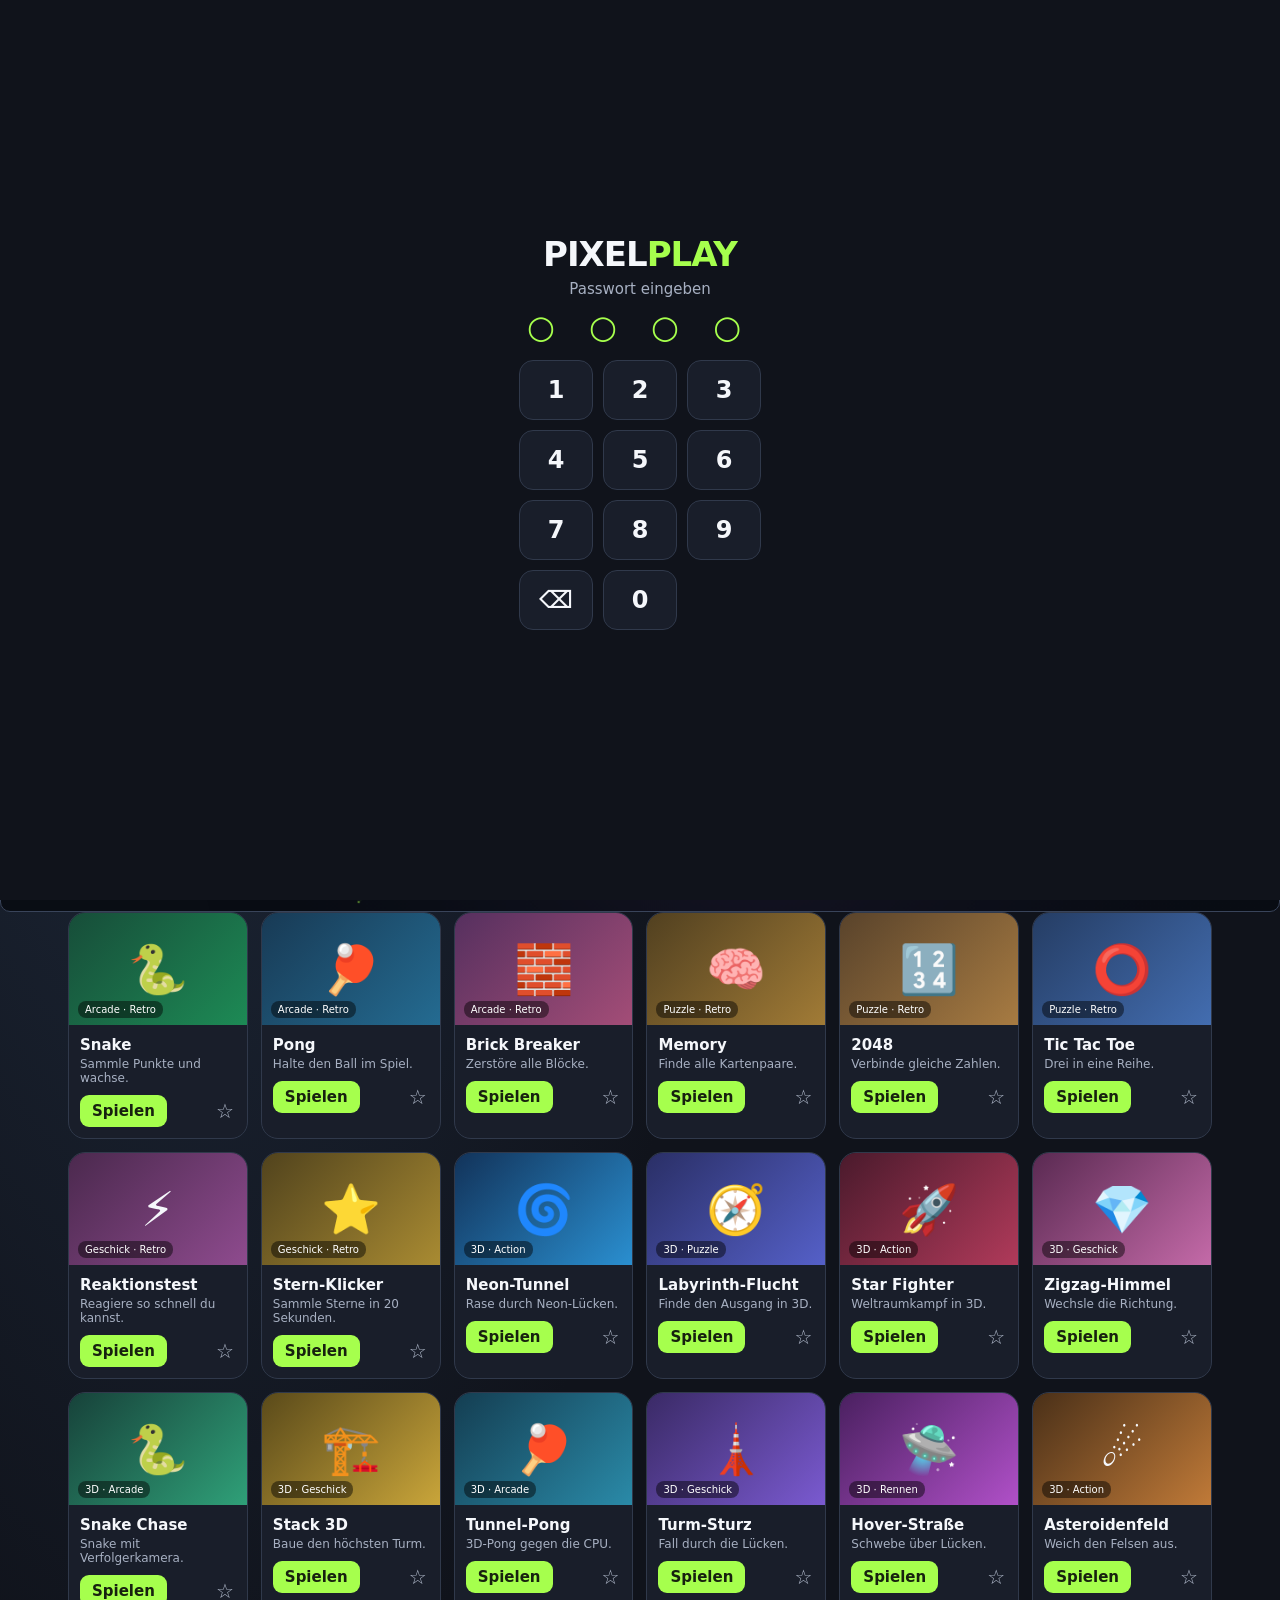
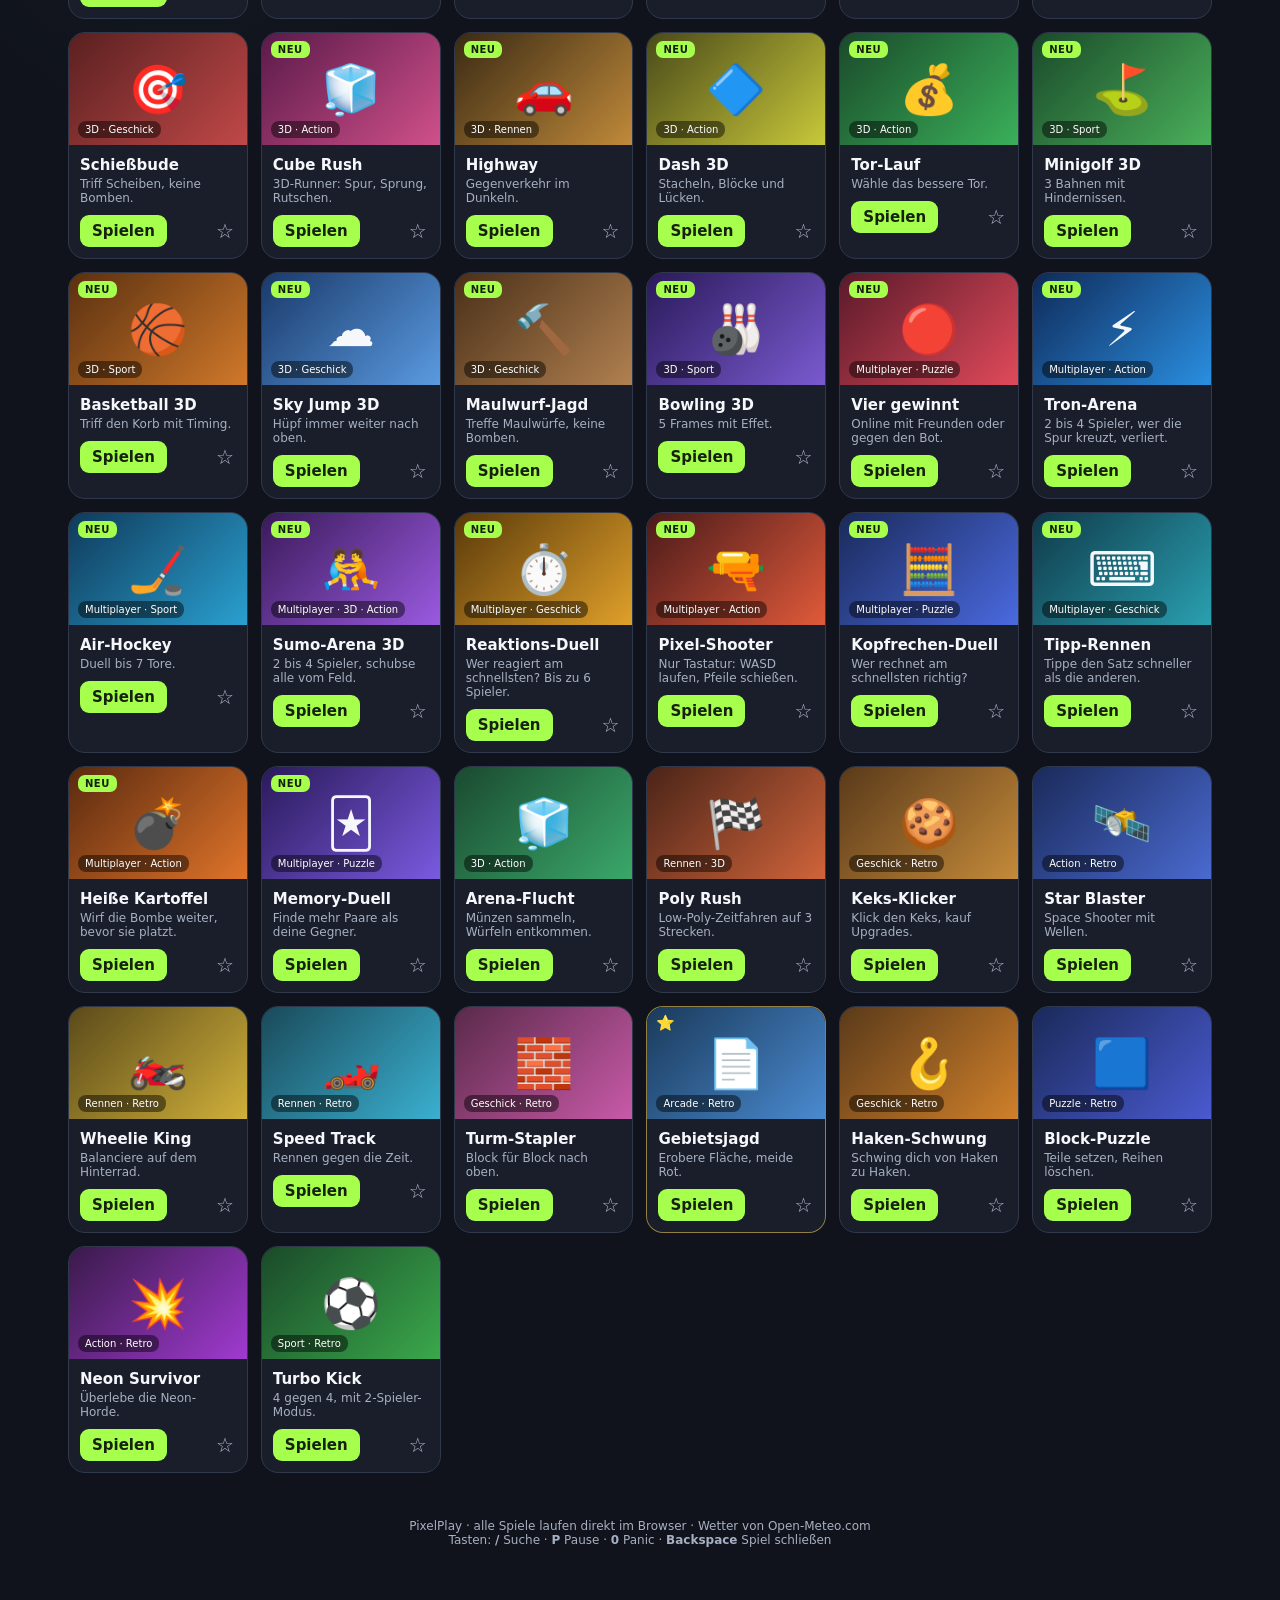
<file: index.html>
<!doctype html>
<html lang="de">
<head>
<meta charset="utf-8">
<meta name="viewport" content="width=device-width,initial-scale=1,viewport-fit=cover">
<meta name="theme-color" content="#10131b">
<title>PixelPlay – Spiele</title>
<link rel="stylesheet" href="style.css">
</head>
<body>
<canvas id="bgfx"></canvas>
<div id="pplock"><div class="lkbox"><div class="lkt">PIXEL<span>PLAY</span></div><div class="lkp">Passwort eingeben</div><div id="lkd"></div><div id="lkpad"></div><div id="lke"></div></div></div>
<header class="top">
  <div class="logo">PIXEL<span>PLAY</span></div>
  <div class="search"><input id="search" type="search" placeholder="Spiele suchen …  ( / )" aria-label="Spiele suchen"></div>
  <button class="pill" id="favOnly">☆ Favoriten</button>
  <button class="pill" id="setBtn" aria-label="Einstellungen">⚙</button>
  <button class="pill red" id="panicBtn" title="Panic (Taste 0)">PANIC</button>
</header>
<div class="settings" id="settings">
  <b>Farbe</b><div id="swatches"></div>
  <label><input type="checkbox" id="bgToggle"> Hintergrund-Animation</label>
  <button class="ghost" id="resetStats">Statistik &amp; Rekorde löschen</button>
</div>
<main>
  <section class="hero">
    <div class="hero-l">
      <p class="hello" id="hello">Hallo 👋</p>
      <h1>Dein nächstes Spiel wartet.</h1>
      <p id="heroP"></p>
      <p class="tip" id="tip"></p>
      <div class="cta"><button class="bigbtn" id="randomBtn">🎲 Zufallsspiel</button><button class="ghost" id="dailyBtn">⭐ Spiel des Tages</button><button class="ghost" id="joinBtn">🔗 Lobby beitreten</button></div>
    </div>
    <div class="widgets">
      <div class="wd"><div class="wl">Zürich</div><div class="clock" id="clock">--:--:--</div><div class="wsub" id="date"></div><div class="wsub" id="weekend"></div><div class="wsub" id="kw"></div></div>
      <div class="wd"><div class="wl">Gossau ZH</div><div class="wx"><span class="wxi" id="wxi">⏳</span><span class="wxt" id="wxt">–</span></div><div class="wsub" id="wxd">Wetter wird geladen …</div><div class="wsub" id="wxs"></div></div>
      <div class="wd wide"><div class="wl">Nächste Stunden</div><div class="hrs" id="hrs">…</div></div>
      <div class="wd"><div class="wl">Dein Fortschritt</div><div class="xpt" id="xpt"></div><div class="xpb"><i id="xpf"></i></div><div class="stat"><b id="stToday">0</b><span>Min. heute</span></div><div class="stat"><b id="stTotal">0</b><span>Min. gesamt</span></div><div class="stat"><b id="stGames">0</b><span>Spiele probiert</span></div></div>
      <div class="wd"><div class="wl">Letzte 7 Tage</div><div class="wk" id="wk"></div></div>
      <div class="wd"><div class="wl">Deine Top-Spiele</div><div class="wsub topg" id="topg"></div></div>
    </div>
  </section>
  <div class="newrow" id="newrow"></div>
  <nav class="tabs" id="tabs"></nav>
  <div id="recentBox"></div>
  <div class="sectionhead"><h2 id="heading">Alle Spiele</h2><span class="muted" id="count"></span></div>
  <div class="grid" id="games"></div>
  <div class="footer">PixelPlay · alle Spiele laufen direkt im Browser · Wetter von Open-Meteo.com<br>Tasten: <b>/</b> Suche · <b>P</b> Pause · <b>0</b> Panic · <b>Backspace</b> Spiel schließen</div>
</main>
<div id="fake">
  <div class="bar">
    <b>Dokumente</b> &nbsp; Notentabelle.docx &nbsp; Datei Bearbeiten Ansicht Einfügen
  </div>
  <div class="page">
    <h3>Notentabelle</h3>

    <p>1. Mathe<br>
      - 4.5<br>
      - 5.8<br>
      - 3.9<br>
      - 4.6<br>
      - 5.4
    </p>

    <p>2. Deutsch<br>
      - 4.0<br>
      - 5.0<br>
      - 5.8<br>
      - 4.9<br>
      - 5.2
    </p>

    <p>3. Franz<br>
      - 5.6<br>
      - 6.0<br>
      - 5.9<br>
      - 4.8
    </p>
  </div>
</div>
<div class="overlay" id="overlay" role="dialog" aria-modal="true" aria-label="Spiel">
  <div class="bar"><strong id="gameName">Spiel</strong><span id="gameHint"></span><button class="close" id="padBtn" title="Touch-Steuerung an/aus">🎮</button><button class="close" id="fs" title="Vollbild">⛶</button><button class="close" id="restart">↻<span> Neu starten</span></button><button class="close" id="close">✕<span> Schliessen</span></button></div>
  <div class="stage" id="stage"></div>
  <div class="pad" id="pad"><div class="dpad"><button data-k="ArrowUp">▲</button><button data-k="ArrowLeft">◀</button><button data-k="ArrowRight">▶</button><button data-k="ArrowDown">▼</button></div><div class="abtns"><button data-k="KeyE" class="b">B</button><button data-k="Space" class="a">A</button></div></div>
</div>
<div class="modal" id="modal"><div class="mbox" id="mbox"></div></div>
<div class="toast" id="toast"></div>
<script src="app.js"></script>
<script src="multiplayer.js"></script>
<script src="responsive.js"></script>
</body>
</html>
</file>
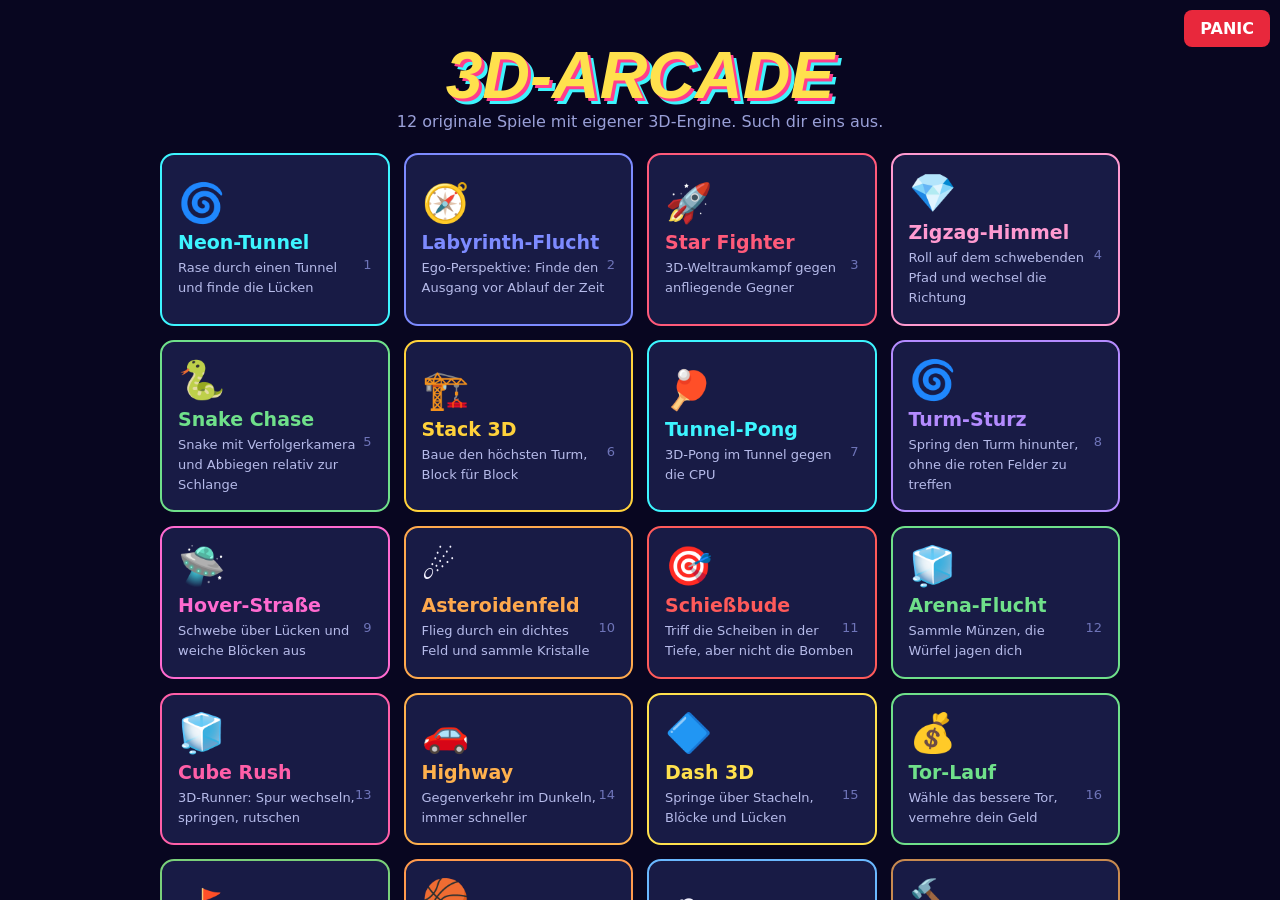
<file: games/arcade-3d.html>
<!DOCTYPE html>
<html lang="de">
<head>
<meta charset="utf-8">
<meta name="viewport" content="width=device-width,initial-scale=1,viewport-fit=cover">
<title>3D-Arcade</title>
<style>
:root{box-sizing:border-box;color-scheme:dark;--bg:#080620;--tx:#f2f1ff;--mu:#9aa0d8;padding-top:env(safe-area-inset-top,0px);padding-bottom:env(safe-area-inset-bottom,0px)}
@media (prefers-color-scheme:dark){:root:not([data-theme="light"]){--bg:#080620;--tx:#f2f1ff;--mu:#9aa0d8}}
:root[data-theme="dark"]{--bg:#080620;--tx:#f2f1ff;--mu:#9aa0d8}
html{scroll-padding-top:env(safe-area-inset-top,0px)}
*{box-sizing:border-box}
html,body{height:100%;margin:0;background:var(--bg);color:var(--tx);font-family:"Trebuchet MS",system-ui,sans-serif;overflow:hidden;user-select:none}
canvas{display:none;width:100%;height:100%;touch-action:none}
#hub{height:100%;overflow:auto;display:flex;flex-direction:column;align-items:center;padding:28px 16px}
h1{font:italic 900 clamp(34px,7vw,66px)/1 Impact,"Arial Black",sans-serif;margin:14px 0 4px;color:#ffe14d;text-shadow:3px 3px 0 #ff3d8b,6px 6px 0 #3df5ff;text-align:center}
.sub{color:var(--mu);margin:0 0 22px;text-align:center}
#grid{display:grid;grid-template-columns:repeat(auto-fill,minmax(210px,1fr));gap:14px;width:100%;max-width:960px}
.card{background:#181b45;border:2px solid var(--c,#fff);border-radius:14px;padding:16px;cursor:pointer;color:inherit;font:inherit;text-align:left}
.card:hover{background:#20245a}
.card i{font-style:normal;font-size:38px;display:block}
.card b{display:block;font-size:19px;color:var(--c,#fff);margin:6px 0 4px}
.card span{font-size:13px;color:#b6bbea;line-height:1.4}
.card em{float:right;font-style:normal;color:#6e74b8;font-size:13px}
.hint{color:#7c82c4;font-size:13px;margin-top:22px;text-align:center;max-width:640px;line-height:1.6}
kbd{background:#252a66;border-radius:5px;padding:1px 7px;color:#ffe14d}
#panic,#back{position:fixed;top:calc(10px + env(safe-area-inset-top,0px));z-index:50;border:0;border-radius:8px;font:inherit;font-weight:800;cursor:pointer;padding:9px 16px}
#panic{right:10px;background:#e8283c;color:#fff}
#back{left:10px;background:#252a66;color:#fff;display:none}
#fake{position:fixed;top:0;left:0;right:0;bottom:0;background:#f1f3f4;color:#202124;z-index:99;display:none;font-family:Arial,sans-serif;overflow:auto}
#fake .bar{background:#fff;border-bottom:1px solid #dadce0;padding:10px 20px;font-size:14px}
#fake .bar b{color:#1a73e8;font-size:18px}
#fake .page{background:#fff;max-width:760px;margin:20px auto;padding:56px 64px;box-shadow:0 1px 4px rgba(0,0,0,.3);min-height:900px;font-size:15px;line-height:1.7}
#fake h3{font-size:26px;margin:0 0 18px}
#fake p{margin:0 0 14px}
</style>
</head>
<body>
<div id="hub">
  <h1>3D-ARCADE</h1>
  <p class="sub">12 originale Spiele mit eigener 3D-Engine. Such dir eins aus.</p>
  <div id="grid"></div>
  <p class="hint">Chef kommt? <kbd>0</kbd> oder der rote Panic-Button öffnet einen neuen Tab und versteckt alles.<br>Im Spiel: <kbd>Backspace</kbd> = zurück ins Menü. Im Menü starten die Tasten <kbd>1</kbd> bis <kbd>9</kbd> die ersten 9 Spiele direkt.</p>
</div>
<canvas id="c"></canvas>
<button id="back">← Menü</button>
<button id="panic">PANIC</button>
<div id="fake">
  <div class="bar"><b>Dokumente</b> &nbsp; Referat_Industrielle_Revolution.docx &nbsp; Datei Bearbeiten Ansicht Einfügen</div>
  <div class="page">
    <h3>Die Industrielle Revolution</h3>
    <p>1. Einleitung<br>Die Industrielle Revolution begann im 18. Jahrhundert in Großbritannien und veränderte die Arbeits- und Lebenswelt grundlegend. Dampfmaschine, Eisenbahn und mechanische Webstühle ersetzten schrittweise die Handarbeit.</p>
    <p>2. Ursachen<br>Zu den wichtigsten Ursachen zählen das Bevölkerungswachstum, neue Erfindungen, verfügbare Rohstoffe wie Kohle und Eisen sowie ein wachsender Welthandel.</p>
    <p>3. Folgen<br>Städte wuchsen rasant, es entstand eine Arbeiterklasse, und soziale Fragen rückten in den Mittelpunkt der politischen Debatte.</p>
  </div>
</div>

<script>
window.onerror=function(m,s,l){
  var d=document.getElementById('err');
  if(!d){d=document.createElement('div');d.id='err';d.style.cssText='position:fixed;left:0;right:0;bottom:0;z-index:200;background:#b00020;color:#fff;font:13px monospace;padding:8px;white-space:pre-wrap';document.body.appendChild(d)}
  d.textContent='Fehler: '+m+' (Zeile '+l+')';
};
(function(){
var $=function(i){return document.getElementById(i)};
var cv=$('c'),g=cv.getContext('2d'),hub=$('hub'),fake=$('fake');
var W=800,H=600,F=500,G=null,paused=false,K={},M={x:0,y:0,d:0},R=Math.random;
var cl=function(v,a,b){return Math.max(a,Math.min(b,v))};
function T(s,x,y,z,c,a){g.font='700 '+(z||20)+'px system-ui,sans-serif';g.fillStyle=c||'#fff';g.textAlign=a||'center';g.fillText(s,x,y)}
var PR=Math.min(window.devicePixelRatio||1,1.5),FE=.016,SH=0;
function rs(){W=cv.clientWidth||innerWidth||800;H=cv.clientHeight||innerHeight||600;cv.width=Math.round(W*PR);cv.height=Math.round(H*PR);g.setTransform(PR,0,0,PR,0,0);F=Math.min(H*.9,W*1.1)}
function shake(n){SH=Math.max(SH,n)}
addEventListener('resize',rs);

/* ================= Mini-3D-Engine ================= */
var E={x:0,y:0,z:0,yw:0,pt:0,q:[],fog:[10,8,30],far:80};
function rv(x,y,z){var c=Math.cos(E.yw),s=Math.sin(E.yw),a=x*c-z*s,b=x*s+z*c;c=Math.cos(E.pt);s=Math.sin(E.pt);return[a,y*c-b*s,y*s+b*c]}
function vt(x,y,z){return rv(x-E.x,y-E.y,z-E.z)}
function mc(c,l,t){var f=E.fog;return'rgb('+((c[0]*l*(1-t)+f[0]*t)|0)+','+((c[1]*l*(1-t)+f[1]*t)|0)+','+((c[2]*l*(1-t)+f[2]*t)|0)+')'}
function hs(h,s,l){var a=s*Math.min(l,1-l);function f(n){var k=(n+h/30)%12;return Math.round(255*(l-a*Math.max(-1,Math.min(k-3,9-k,1))))}return[f(0),f(8),f(4)]}
var CR=[[-1,-1],[1,-1],[1,1],[-1,1]];
function box(x,y,z,hx,hy,hz,col,edge,sb,ry,al){
  var h=[hx,hy,hz],c=[x,y,z],cs=ry?Math.cos(ry):1,sn=ry?Math.sin(ry):0;
  function R2(o){return ry?[o[0]*cs+o[2]*sn,o[1],-o[0]*sn+o[2]*cs]:o}
  for(var fi=0;fi<6;fi++){
    var a=fi>>1,s=(fi&1)?-1:1,u=(a+1)%3,w=(a+2)%3,pts=[],cx=0,cy=0,cz=0,mx=-1e9;
    for(var k=0;k<4;k++){
      var o=[0,0,0];o[a]=s*h[a];o[u]=CR[k][0]*h[u];o[w]=CR[k][1]*h[w];o=R2(o);
      var v=vt(c[0]+o[0],c[1]+o[1],c[2]+o[2]);pts.push(v);cx+=v[0];cy+=v[1];cz+=v[2];if(v[2]>mx)mx=v[2];
    }
    if(mx<.2)continue;
    cx/=4;cy/=4;cz/=4;
    var n=[0,0,0];n[a]=s;n=R2(n);var nv=rv(n[0],n[1],n[2]);
    if(nv[0]*cx+nv[1]*cy+nv[2]*cz>=0)continue;
    var l=.36+.5*Math.max(0,n[0]*.35+n[1]*.8-n[2]*.4)+.16*Math.max(0,-n[0]*.6+n[1]*.2+n[2]*.5),t=Math.min(1,Math.max(0,cz)/E.far);
    E.q.push({z:cz+(sb||0),p:pts,c:mc(col,Math.min(1.12,l),t),e:edge?mc(edge,1,t):0,a:al});
  }
}
function quad(a,b,c,d,col,sb,al){
  var V=[a,b,c,d].map(function(p){return vt(p[0],p[1],p[2])});
  if(Math.max(V[0][2],V[1][2],V[2][2],V[3][2])<.2)return;
  var cz=(V[0][2]+V[1][2]+V[2][2]+V[3][2])/4,t=Math.min(1,Math.max(0,cz)/E.far);
  E.q.push({z:cz+(sb||0),p:V,c:mc(col,1,t),e:0,a:al});
}
function shadow(x,y,z,r,al){quad([x-r,y+.02,z-r],[x+r,y+.02,z-r],[x+r,y+.02,z+r],[x-r,y+.02,z+r],[0,0,0],r+1,al||.32)}
function sph(x,y,z,r,col,gl){
  var v=vt(x,y,z);if(v[2]<.3)return;var t=Math.min(1,v[2]/E.far);
  E.q.push({z:v[2],d:function(){
    var sx=W/2+v[0]/v[2]*F,sy=H/2-v[1]/v[2]*F,rr=Math.max(.8,r/v[2]*F);
    if(gl){g.globalCompositeOperation='lighter';var gr=g.createRadialGradient(sx,sy,0,sx,sy,rr*3.2);gr.addColorStop(0,mc(col,.55,t));gr.addColorStop(1,'rgba(0,0,0,0)');g.fillStyle=gr;g.beginPath();g.arc(sx,sy,rr*3.2,0,7);g.fill();g.globalCompositeOperation='source-over'}
    g.fillStyle=mc(col,1,t);g.beginPath();g.arc(sx,sy,rr,0,7);g.fill();
    if(rr>5){g.fillStyle='rgba(255,255,255,.28)';g.beginPath();g.arc(sx-rr*.3,sy-rr*.3,rr*.28,0,7);g.fill()}
  }});
}
function clip(p){
  var o=[],n=.2;
  for(var i=0;i<p.length;i++){
    var a=p[i],b=p[(i+1)%p.length];
    if(a[2]>=n)o.push(a);
    if((a[2]>=n)!=(b[2]>=n)){var t=(n-a[2])/(b[2]-a[2]);o.push([a[0]+(b[0]-a[0])*t,a[1]+(b[1]-a[1])*t,n])}
  }
  return o;
}
function flush(){
  E.q.sort(function(a,b){return b.z-a.z});
  for(var i=0;i<E.q.length;i++){
    var f=E.q[i];
    if(f.d){f.d();continue}
    var P=clip(f.p);if(P.length<3)continue;
    var mnx=1e9,mxx=-1e9,mny=1e9,mxy=-1e9;
    g.beginPath();
    for(var j=0;j<P.length;j++){var x=W/2+P[j][0]/P[j][2]*F,y=H/2-P[j][1]/P[j][2]*F;if(x<mnx)mnx=x;if(x>mxx)mxx=x;if(y<mny)mny=y;if(y>mxy)mxy=y;if(j)g.lineTo(x,y);else g.moveTo(x,y)}
    if(mxx<0||mnx>W||mxy<0||mny>H)continue;
    g.closePath();if(f.a!=null)g.globalAlpha=f.a;g.fillStyle=f.c;g.fill();g.lineWidth=f.e?1.5:1;g.strokeStyle=f.e||f.c;g.stroke();if(f.a!=null)g.globalAlpha=1;
  }
  E.q.length=0;
}
function hsh(i){return((i*2654435761)>>>0)%1000}
function tx3(s,x,y,z,c){var v=vt(x,y,z);if(v[2]<1)return;T(s,W/2+v[0]/v[2]*F,H/2-v[1]/v[2]*F,Math.min(70,Math.max(12,F*1.2/v[2])),c)}
var VG=null,VW=0,VH=0;
function vig(){if(!VG||VW!==W||VH!==H){VW=W;VH=H;VG=g.createRadialGradient(W/2,H/2,Math.min(W,H)*.45,W/2,H/2,Math.max(W,H)*.78);VG.addColorStop(0,'rgba(0,0,0,0)');VG.addColorStop(1,'rgba(0,0,0,.38)')}g.fillStyle=VG;g.fillRect(0,0,W,H)}
function bg(a,b){var gr=g.createLinearGradient(0,0,0,H);gr.addColorStop(0,a);gr.addColorStop(1,b);g.fillStyle=gr;g.fillRect(0,0,W,H)}
function arrowK(){return[(K.KeyD||K.ArrowRight?1:0)-(K.KeyA||K.ArrowLeft?1:0),(K.KeyW||K.ArrowUp?1:0)-(K.KeyS||K.ArrowDown?1:0)]}

/* ============ 1. NEON-TUNNEL ============ */
function tunnel(){
  var z=0,x=0,y=0,v=14,t=0,sc=0,dead=0,obs=[],nz=45,HS=3;
  function mk(zz){var b=[1,1,1,1,1,1,1,1,1],n=R()<.5?1:2;for(var i=0;i<n;i++)b[R()*9|0]=0;return{z:zz,b:b,c:0}}
  return{
    kd:function(k){if(dead&&k=='Space')start('tunnel')},
    pd:function(){if(dead)start('tunnel')},
    u:function(dt){
      if(dead)return;
      t+=dt;v=Math.min(40,14+t*.5);z+=v*dt;sc+=v*dt;
      var a=arrowK();x+=a[0]*7*dt;y+=a[1]*7*dt;
      if(M.d){x+=((M.x/W-.5)*2*HS*1.4-x)*Math.min(1,7*dt);y+=(-(M.y/H-.5)*2*HS*1.4-y)*Math.min(1,7*dt)}
      x=cl(x,-HS+.3,HS-.3);y=cl(y,-HS+.3,HS-.3);
      while(nz<z+120){obs.push(mk(nz));nz+=Math.max(14,30-t*.25)}
      obs.forEach(function(o){if(!o.c&&z>=o.z-.3){o.c=1;var i=Math.floor((y+HS)/2)*3+Math.floor((x+HS)/2);if(o.b[i])dead=1;else sc+=50}});
      obs=obs.filter(function(o){return o.z>z-6});
    },
    d:function(){
      E.fog=[8,6,28];E.far=110;E.x=x*.6;E.y=y*.6;E.z=z;E.yw=0;E.pt=0;
      g.fillStyle='#08061c';g.fillRect(0,0,W,H);
      var s0=Math.floor(z/4)*4,ed=[0,220,255];
      for(var i=0;i<30;i++){
        var zz=s0+i*4+2,col=(((s0/4)+i)%2)?[40,40,110]:[28,28,80];
        box(0,-HS-.5,zz,HS+1,.5,2,col,ed,2.5);box(0,HS+.5,zz,HS+1,.5,2,col,ed,2.5);
        box(-HS-.5,0,zz,.5,HS,2,col,ed,2.5);box(HS+.5,0,zz,.5,HS,2,col,ed,2.5);
      }
      obs.forEach(function(o){for(var j=0;j<9;j++)if(o.b[j])box((j%3)*2-2,Math.floor(j/3)*2-2,o.z,1,1,.3,[255,50,100],[255,190,210])});
      flush();
      g.strokeStyle='rgba(255,255,255,.6)';g.lineWidth=2;g.beginPath();g.arc(W/2,H/2,10,0,7);g.stroke();
      T('Punkte '+Math.floor(sc),16,60,22,'#fff','left');T(Math.round(v*3.6)+' km/h',W-16,60,22,'#3df5ff','right');
      T('WASD / Pfeile oder Maus gedrückt halten: Flieg durch die Lücken',W/2,H-10,13,'#889');
      if(dead){T('CRASH!',W/2,H/2,56,'#ff5a7a');T(Math.floor(sc)+' Punkte · Leertaste = nochmal',W/2,H/2+40,20)}
    }
  };
}

/* ============ 2. LABYRINTH-FLUCHT (Raycaster) ============ */
function maze(){
  var lv=1,N,map,px,py,a,tl,dead=0,sc=0;
  function gen(){
    N=Math.min(31,7+lv*2);map=[];for(var i=0;i<N*N;i++)map.push(1);
    var st=[[1,1]];map[N+1]=0;
    while(st.length){
      var c=st[st.length-1],o=[];
      [[2,0],[-2,0],[0,2],[0,-2]].forEach(function(q){var x=c[0]+q[0],y=c[1]+q[1];if(x>0&&y>0&&x<N-1&&y<N-1&&map[y*N+x])o.push(q)});
      if(o.length){var q=o[R()*o.length|0];map[(c[1]+q[1]/2)*N+c[0]+q[0]/2]=0;map[(c[1]+q[1])*N+c[0]+q[0]]=0;st.push([c[0]+q[0],c[1]+q[1]])}else st.pop();
    }
    map[(N-2)*N+N-1]=2;px=1.5;py=1.5;a=.2;tl=25+N*5;
  }
  gen();
  return{
    kd:function(k){if(dead&&k=='Space')start('maze')},
    pd:function(){if(dead)start('maze')},
    u:function(dt){
      if(dead)return;
      tl-=dt;if(tl<=0){dead=1;return}
      var tr=(K.KeyD||K.ArrowRight?1:0)-(K.KeyA||K.ArrowLeft?1:0),fw=(K.KeyW||K.ArrowUp?1:0)-(K.KeyS||K.ArrowDown?1:0);
      if(M.d){tr+=(M.x/W-.5)*3;fw=1}
      a+=tr*2.4*dt;
      var s=fw*3*dt,mx=Math.cos(a)*s,my=Math.sin(a)*s;
      if(!map[Math.floor(py)*N+Math.floor(px+mx+(mx>0?.2:-.2))])px+=mx;
      if(!map[Math.floor(py+my+(my>0?.2:-.2))*N+Math.floor(px)])py+=my;
      if(Math.floor(px)==N-2&&Math.floor(py)==N-2){sc+=Math.floor(tl)*10;lv++;gen()}
    },
    d:function(){
      var gr=g.createLinearGradient(0,0,0,H);gr.addColorStop(0,'#241250');gr.addColorStop(.5,'#050510');gr.addColorStop(1,'#1d1d44');g.fillStyle=gr;g.fillRect(0,0,W,H);
      for(var x=0;x<W;x+=2){
        var cm=2*x/W-1,rx=Math.cos(a)-Math.sin(a)*.66*cm,ry=Math.sin(a)+Math.cos(a)*.66*cm;
        var mx=Math.floor(px),my=Math.floor(py),dx=Math.abs(1/rx),dy=Math.abs(1/ry),sx=rx<0?-1:1,sy=ry<0?-1:1;
        var sdx=(rx<0?px-mx:mx+1-px)*dx,sdy=(ry<0?py-my:my+1-py)*dy,side=0,hit=0;
        for(var i=0;i<90&&!hit;i++){if(sdx<sdy){sdx+=dx;mx+=sx;side=0}else{sdy+=dy;my+=sy;side=1}hit=map[my*N+mx]||0}
        var dist=Math.max(.05,side?sdy-dy:sdx-dx),lh=H/dist,f=Math.max(.12,1-dist/10);
        var c=hit==2?[60,255,140]:side?[70,100,255]:[110,140,255];
        g.fillStyle='rgb('+((c[0]*f)|0)+','+((c[1]*f)|0)+','+((c[2]*f)|0)+')';g.fillRect(x,H/2-lh/2,2,lh);
      }
      var cs=Math.min(6,Math.min(W,H)*.3/N),ox=W-N*cs-12,oy=70;
      for(var j=0;j<N;j++)for(var k=0;k<N;k++){var m=map[j*N+k];if(m){g.fillStyle=m==2?'#3f9':'rgba(120,140,255,.55)';g.fillRect(ox+k*cs,oy+j*cs,cs,cs)}}
      g.fillStyle='#ffe14d';g.fillRect(ox+px*cs-2,oy+py*cs-2,4,4);
      T('Level '+lv+' · Punkte '+sc,16,60,20,'#fff','left');T('Zeit '+Math.ceil(tl),W/2,60,26,tl<10?'#ff5a7a':'#fff');
      T('W/S laufen, A/D drehen (oder Maus gedrückt halten). Ziel ist die grüne Wand in der Ecke',W/2,H-10,13,'#889');
      if(dead){T('ZEIT ABGELAUFEN',W/2,H/2,50,'#ff5a7a');T('Level '+lv+' · Leertaste = nochmal',W/2,H/2+40,20)}
    }
  };
}

/* ============ 3. STAR FIGHTER ============ */
function fighter(){
  var x=0,y=0,hp=5,sc=0,t=0,dead=0,en=[],bl=[],ps=[],st=[],cd=0,sp=1;
  for(var i=0;i<90;i++)st.push({x:(R()-.5)*160,y:(R()-.5)*90,z:R()*160});
  function boom(a,b,c,n){for(var i=0;i<n;i++)ps.push({x:a,y:b,z:c,vx:(R()-.5)*14,vy:(R()-.5)*14,vz:(R()-.5)*14,l:.7})}
  return{
    kd:function(k){if(dead&&k=='Space')start('fighter')},
    pd:function(){if(dead)start('fighter')},
    u:function(dt){
      st.forEach(function(s){s.z-=70*dt;if(s.z<1){s.z=160;s.x=(R()-.5)*160;s.y=(R()-.5)*90}});
      ps.forEach(function(p){p.x+=p.vx*dt;p.y+=p.vy*dt;p.z+=p.vz*dt;p.l-=dt});ps=ps.filter(function(p){return p.l>0});
      if(dead)return;
      t+=dt;
      var a=arrowK();x+=a[0]*16*dt;y+=a[1]*16*dt;
      if(M.d){x+=((M.x/W-.5)*30-x)*Math.min(1,8*dt);y+=(-(M.y/H-.5)*18-y)*Math.min(1,8*dt)}
      x=cl(x,-14,14);y=cl(y,-8,8);
      cd-=dt;if((K.Space||M.d)&&cd<=0){cd=.14;bl.push({x:x-.9,y:y,z:1.5},{x:x+.9,y:y,z:1.5})}
      bl.forEach(function(b){b.z+=170*dt});
      sp-=dt;if(sp<=0){sp=Math.max(.35,1.1-t/70);en.push({bx:(R()-.5)*26,by:(R()-.5)*12,x:0,y:0,z:170,hp:2,ph:R()*6,am:R()*4})}
      en.forEach(function(e){
        e.z-=(30+t*.5)*dt;e.x=cl(e.bx+Math.sin(t*1.5+e.ph)*e.am,-15,15);e.y=cl(e.by+Math.cos(t*1.2+e.ph)*e.am*.5,-9,9);
        bl.forEach(function(b){if(!e.dead&&Math.abs(b.z-e.z)<3&&Math.abs(b.x-e.x)<1.9&&Math.abs(b.y-e.y)<1.4){b.z=999;e.hp--;if(e.hp<=0){e.dead=1;sc+=10;boom(e.x,e.y,e.z,14)}}});
        if(!e.dead&&e.z<1.5&&e.z>-2&&Math.abs(e.x-x)<2&&Math.abs(e.y-y)<1.4){e.dead=1;hp--;boom(e.x,e.y,e.z,20);if(hp<=0){dead=1;boom(x,y,0,30)}}
      });
      en=en.filter(function(e){return !e.dead&&e.z>-8});bl=bl.filter(function(b){return b.z<180});
    },
    d:function(){
      E.fog=[4,4,18];E.far=170;E.x=x*.6;E.y=y*.6+2.2;E.z=-9;E.yw=0;E.pt=-.1;
      bg('#02020c','#0d0a2a');
      st.forEach(function(s){sph(s.x,s.y,s.z,.14,[255,255,255])});
      en.forEach(function(e){
        box(e.x,e.y,e.z,1,.6,1,[220,50,70],[255,170,170]);box(e.x,e.y,e.z,2.4,.15,.5,[150,30,60],[255,120,140]);box(e.x,e.y+.7,e.z,.25,.5,.5,[255,200,60]);
      });
      bl.forEach(function(b){box(b.x,b.y,b.z,.1,.1,1.2,[255,240,90])});
      ps.forEach(function(p){sph(p.x,p.y,p.z,.28,[255,170,60])});
      if(!dead){box(x,y,0,.5,.3,1.3,[60,220,255],[200,255,255]);box(x,y,-.3,1.7,.1,.6,[40,160,230],[200,255,255]);box(x,y+.4,-.7,.1,.4,.5,[255,255,255])}
      flush();
      var v=vt(x,y,60);if(v[2]>1){g.strokeStyle='rgba(120,255,200,.8)';g.lineWidth=2;g.beginPath();g.arc(W/2+v[0]/v[2]*F,H/2-v[1]/v[2]*F,12,0,7);g.stroke()}
      T('Punkte '+sc,16,60,22,'#fff','left');T('♥'.repeat(Math.max(0,hp)),W-16,60,24,'#ff5a7a','right');
      T('WASD / Maus gedrückt halten = steuern und schießen · Leertaste = Feuer',W/2,H-10,13,'#889');
      if(dead){T('SCHIFF ZERSTÖRT',W/2,H/2,50,'#ff5a7a');T(sc+' Punkte · Leertaste = nochmal',W/2,H/2+40,20)}
    }
  };
}

/* ============ 4. ZIGZAG-HIMMEL ============ */
function zig(){
  var tiles=[],cx=0,cz=0,pdir=0,seg=5,bx=0,bz=0,d=0,v=8,t=0,gem=0,fall=0,vy=0,by=.7,dead=0,camx=-6.4,camz=-6.4;
  function add(){tiles.push({x:cx,z:cz,g:R()<.18&&tiles.length>4});if(pdir)cz+=2;else cx+=2;if(--seg<=0){pdir^=1;seg=2+(R()*5|0)}}
  while(tiles.length<70)add();
  function turn(){if(dead){start('zig');return}if(!fall)d^=1}
  return{
    kd:function(k){if(k=='Space'||k.indexOf('Arrow')==0||k=='KeyA'||k=='KeyD')turn()},
    pd:turn,
    u:function(dt){
      t+=dt;
      if(!dead){
        if(!fall){
          v=Math.min(17,8+t*.12);if(d)bz+=v*dt;else bx+=v*dt;
          var on=false;
          tiles.forEach(function(q){if(Math.abs(bx-q.x)<1&&Math.abs(bz-q.z)<1)on=true;if(q.g&&Math.hypot(bx-q.x,bz-q.z)<1.4){q.g=0;gem++}});
          if(!on){fall=1;vy=0}
        }else{vy-=25*dt;by+=vy*dt;if(by<-14)dead=1}
      }
      while(tiles.length<(bx+bz)/2+60)add();
      camx+=(bx-6.4-camx)*Math.min(1,6*dt);camz+=(bz-6.4-camz)*Math.min(1,6*dt);
    },
    d:function(){
      E.fog=[70,40,110];E.far=75;E.x=camx;E.y=8;E.z=camz;E.yw=.785;E.pt=-.62;
      bg('#2a1b5a','#ff8fb8');
      var pr=bx+bz;
      tiles.forEach(function(q,i){
        if(Math.abs(q.x+q.z-pr)>80)return;
        var col=hs((200+i*4)%360,.6,.62);box(q.x,-.3,q.z,1,.3,1,col,[255,255,255]);
        if(q.g)sph(q.x,1,q.z,.35,[255,230,80]);
      });
      sph(bx,by,bz,.5,[255,255,255]);
      flush();
      T('Weite '+Math.floor(pr/2)+'   Diamanten '+gem,16,60,22,'#fff','left');
      T('Tippen / Leertaste / A-D = Richtung wechseln. Bleib auf dem Pfad!',W/2,H-10,13,'#fde');
      if(dead){T('ABGESTÜRZT',W/2,H/2,52,'#fff');T(Math.floor(pr/2)+' Weite · '+gem+' Diamanten · Tippen = nochmal',W/2,H/2+40,20)}
    }
  };
}

/* ============ 5. SNAKE CHASE ============ */
function snake(){
  var N=15,sn=[[7,7],[7,6],[7,5]],d=0,pend=[],tm=0,fd,sc=0,dead=0,yaw=0,ty=0,vx=7.5,vz=7.5,tt=0,DIR=[[0,1],[1,0],[0,-1],[-1,0]];
  function food(){do{fd=[R()*N|0,R()*N|0]}while(sn.some(function(s){return s[0]==fd[0]&&s[1]==fd[1]}))}
  food();
  function turn(r){if(dead){start('snake');return}if(pend.length<2)pend.push(r)}
  return{
    kd:function(k){if(k=='KeyD'||k=='ArrowRight')turn(1);if(k=='KeyA'||k=='ArrowLeft')turn(-1);if(dead&&k=='Space')start('snake')},
    pd:function(x){turn(x>W/2?1:-1)},
    u:function(dt){
      tt+=dt;
      yaw+=(ty-yaw)*Math.min(1,9*dt);
      vx+=(sn[0][0]+.5-vx)*Math.min(1,12*dt);vz+=(sn[0][1]+.5-vz)*Math.min(1,12*dt);
      if(dead)return;
      tm+=dt;
      if(tm>=Math.max(.09,.22-sn.length*.004)){
        tm=0;
        if(pend.length){var r=pend.shift();d=(d+r+4)%4;ty+=r*Math.PI/2}
        var h=[sn[0][0]+DIR[d][0],sn[0][1]+DIR[d][1]];
        if(h[0]<0||h[1]<0||h[0]>=N||h[1]>=N||sn.some(function(s){return s[0]==h[0]&&s[1]==h[1]})){dead=1;return}
        sn.unshift(h);
        if(h[0]==fd[0]&&h[1]==fd[1]){sc++;food()}else sn.pop();
      }
    },
    d:function(){
      E.fog=[10,10,35];E.far=30;E.x=vx-Math.sin(yaw)*5.5;E.z=vz-Math.cos(yaw)*5.5;E.y=4.8;E.yw=yaw;E.pt=-.55;
      bg('#0a0a26','#241552');
      for(var i=0;i<N;i++)for(var j=0;j<N;j++){
        if(Math.hypot(i+.5-vx,j+.5-vz)>11)continue;
        box(i+.5,-.1,j+.5,.5,.1,.5,((i+j)%2)?[40,48,110]:[32,38,90]);
      }
      var wc=[255,60,160],we=[255,170,220];
      box(N/2,.4,-.25,N/2+.5,.4,.25,wc,we);box(N/2,.4,N+.25,N/2+.5,.4,.25,wc,we);box(-.25,.4,N/2,.25,.4,N/2,wc,we);box(N+.25,.4,N/2,.25,.4,N/2,wc,we);
      sn.forEach(function(s,i){
        var c=i?hs(150+i*5,.7,.5):[140,255,170];
        box(s[0]+.5,.35,s[1]+.5,i?.4:.45,i?.3:.35,i?.4:.45,c);
      });
      sph(fd[0]+.5,.7+Math.sin(tt*5)*.15,fd[1]+.5,.32,[255,90,130]);
      flush();
      T('Länge '+sn.length,16,60,22,'#fff','left');
      T('A/D oder Tippen links/rechts = abbiegen. Du drehst relativ zur Schlange',W/2,H-10,13,'#99a');
      if(dead){T('GAME OVER',W/2,H/2,52,'#ff5a7a');T('Länge '+sn.length+' · Leertaste = nochmal',W/2,H/2+40,20)}
    }
  };
}

/* ============ 6. STACK 3D ============ */
function stack3(){
  var L=[{x:0,z:0,w:4,d:4}],mv,a=0,p=-6,dr=1,dead=0,deb=[],cy=0,t=0;
  function nw(){var tp=L[L.length-1];a=L.length%2;p=-6;dr=1;mv={w:tp.w,d:tp.d}}
  nw();
  function place(){
    if(dead){start('stack');return}
    var tp=L[L.length-1],nx,nz,w=mv.w,d=mv.d;
    if(a==0){
      var lo=Math.max(p-w/2,tp.x-tp.w/2),hi=Math.min(p+w/2,tp.x+tp.w/2);
      if(hi-lo<=.05){dead=1;deb.push({x:p,z:tp.z,w:w,d:d,y:L.length*.6,vy:0});return}
      if(Math.abs(p-tp.x)<.14){nx=tp.x;w=tp.w}else{
        nx=(lo+hi)/2;
        if(p>tp.x)deb.push({x:(hi+p+w/2)/2,z:tp.z,w:p+w/2-hi,d:d,y:L.length*.6,vy:0});else deb.push({x:(lo+p-w/2)/2,z:tp.z,w:lo-(p-w/2),d:d,y:L.length*.6,vy:0});
        w=hi-lo;
      }
      nz=tp.z;
    }else{
      var lo2=Math.max(p-d/2,tp.z-tp.d/2),hi2=Math.min(p+d/2,tp.z+tp.d/2);
      if(hi2-lo2<=.05){dead=1;deb.push({x:tp.x,z:p,w:w,d:d,y:L.length*.6,vy:0});return}
      if(Math.abs(p-tp.z)<.14){nz=tp.z;d=tp.d}else{
        nz=(lo2+hi2)/2;
        if(p>tp.z)deb.push({x:tp.x,z:(hi2+p+d/2)/2,w:w,d:p+d/2-hi2,y:L.length*.6,vy:0});else deb.push({x:tp.x,z:(lo2+p-d/2)/2,w:w,d:lo2-(p-d/2),y:L.length*.6,vy:0});
        d=hi2-lo2;
      }
      nx=tp.x;
    }
    L.push({x:nx,z:nz,w:w,d:d});nw();
  }
  return{
    kd:function(k){if(k=='Space'||k=='Enter')place()},
    pd:place,
    u:function(dt){
      t+=dt;
      deb.forEach(function(q){q.vy-=30*dt;q.y+=q.vy*dt});deb=deb.filter(function(q){return q.y>-25});
      cy+=(L.length*.6-cy)*Math.min(1,4*dt);
      if(dead)return;
      p+=dr*(5+Math.min(6,L.length*.12))*dt;if(p>6){p=6;dr=-1}if(p<-6){p=-6;dr=1}
    },
    d:function(){
      E.fog=[22,16,52];E.far=60;E.x=-7.8;E.y=cy+6;E.z=-7.8;E.yw=.785;E.pt=-.5;
      bg('#1b1450','#6a3a8a');
      box(0,-3.3,0,3.2,3,3.2,[50,50,90]);
      L.forEach(function(b,i){box(b.x,i*.6,b.z,b.w/2,.3,b.d/2,hs((i*14)%360,.65,.55),[255,255,255])});
      if(!dead){var tp=L[L.length-1];box(a==0?p:tp.x,L.length*.6,a==1?p:tp.z,mv.w/2,.3,mv.d/2,hs((L.length*14)%360,.7,.62),[255,255,255])}
      deb.forEach(function(q){box(q.x,q.y,q.z,q.w/2,.3,q.d/2,[200,200,220])});
      flush();
      T('Höhe '+(L.length-1),W/2,60,32);
      T('Leertaste oder Tippen = Block setzen. Fast perfekt = Block behält seine Größe',W/2,H-10,13,'#bbd');
      if(dead){T('TURM GEFALLEN',W/2,H/2,48,'#ff7a7a');T('Höhe '+(L.length-1)+' · Leertaste = nochmal',W/2,H/2+40,20)}
    }
  };
}

/* ============ 7. TUNNEL-PONG ============ */
function pong3(){
  var HS=4,ZL=36,px=0,py=0,ax=0,ay=0,bx=0,by=0,bz=18,vx=0,vy=0,vz=14,lives=3,sc=0,dead=0;
  function serve(){bx=0;by=0;bz=18;vx=(R()-.5)*8;vy=(R()-.5)*8;vz=Math.min(32,14+sc*.9)}
  function fr(z,c){box(0,HS+.05,z,HS+.1,.06,.06,c);box(0,-HS-.05,z,HS+.1,.06,.06,c);box(HS+.05,0,z,.06,HS+.1,.06,c);box(-HS-.05,0,z,.06,HS+.1,.06,c)}
  serve();
  return{
    kd:function(k){if(dead&&k=='Space')start('pong3')},
    pd:function(){if(dead)start('pong3')},
    u:function(dt){
      if(dead)return;
      var a=arrowK();
      if(a[0]||a[1]){px+=a[0]*10*dt;py+=a[1]*10*dt}
      else if(M.m||M.d){px+=((M.x/W-.5)*2*HS*1.3-px)*Math.min(1,12*dt);py+=(-(M.y/H-.5)*2*HS*1.3-py)*Math.min(1,12*dt)}
      px=cl(px,-HS+1.2,HS-1.2);py=cl(py,-HS+1,HS-1);
      var ar=4.5+sc*.35;ax+=cl(bx-ax,-ar*dt,ar*dt);ay+=cl(by-ay,-ar*dt,ar*dt);
      bx+=vx*dt;by+=vy*dt;bz+=vz*dt;
      if(Math.abs(bx)>HS-.45){bx=cl(bx,-HS+.45,HS-.45);vx=-vx}
      if(Math.abs(by)>HS-.45){by=cl(by,-HS+.45,HS-.45);vy=-vy}
      if(bz>=ZL&&vz>0){
        if(Math.abs(bx-ax)<1.75&&Math.abs(by-ay)<1.45){vz=-vz;vx+=(bx-ax)*2;vy+=(by-ay)*2}else{sc++;serve()}
      }
      if(bz<=.5&&vz<0){
        if(Math.abs(bx-px)<1.75&&Math.abs(by-py)<1.45){vz=Math.min(40,-vz*1.04);vx=cl(vx+(bx-px)*3,-14,14);vy=cl(vy+(by-py)*3,-14,14)}
        else{lives--;if(lives<=0)dead=1;else serve()}
      }
    },
    d:function(){
      E.fog=[6,4,24];E.far=120;E.x=px*.4;E.y=py*.4;E.z=-10;E.yw=0;E.pt=0;
      g.fillStyle='#06041a';g.fillRect(0,0,W,H);
      for(var z=0;z<=ZL;z+=4)fr(z,[40,70,170]);
      fr(bz,[255,240,120]);
      box(0,0,ZL+.6,HS,HS,.3,[20,16,60],[0,120,200]);
      box(ax,ay,ZL,1.3,1,.08,[255,80,120],[255,200,220]);
      sph(bx,by,bz,.45,[255,255,255]);
      box(px,py,0,1.3,1,.08,[60,220,255],[255,255,255]);
      flush();
      T('Punkte '+sc,16,60,22,'#fff','left');T('♥'.repeat(Math.max(0,lives)),W-16,60,24,'#ff5a7a','right');
      T('Maus bewegen oder WASD: Triff den Ball mit dem blauen Schläger. Der gelbe Ring zeigt, wo der Ball ist',W/2,H-10,13,'#889');
      if(dead){T('VERLOREN',W/2,H/2,52,'#ff5a7a');T(sc+' Punkte · Leertaste = nochmal',W/2,H/2+40,20)}
    }
  };
}

/* ============ 8. TURM-STURZ ============ */
function helix(){
  var P=[[2,0],[2,2],[0,2],[-2,2],[-2,0],[-2,-2],[0,-2],[2,-2]],L=[],k=0,bpx=2,bpz=0,by=2,vy=0,cur=0,dead=0,ca=0,cy=5;
  function lay(i){
    var c=[1,1,1,1,1,1,1,1],h=1+(R()<.5?1:0),d=i>0?Math.min(3,1+(i/8|0)):0,j;
    for(j=0;j<h;j++)c[R()*8|0]=0;
    for(j=0;j<d;j++){var q=R()*8|0;if(c[q])c[q]=2}
    return c;
  }
  for(var i=0;i<14;i++)L.push(lay(i));
  function mv(r){if(!dead)k=(k+r+8)%8}
  return{
    kd:function(c){if(c=='KeyD'||c=='ArrowRight')mv(1);if(c=='KeyA'||c=='ArrowLeft')mv(-1);if(dead&&c=='Space')start('helix')},
    pd:function(x){if(dead){start('helix');return}mv(x>W/2?1:-1)},
    u:function(dt){
      bpx+=(P[k][0]-bpx)*Math.min(1,14*dt);bpz+=(P[k][1]-bpz)*Math.min(1,14*dt);
      var df=Math.atan2(bpz,bpx)-ca;df=Math.atan2(Math.sin(df),Math.cos(df));ca+=df*Math.min(1,8*dt);
      cy+=(by+3.4-cy)*Math.min(1,6*dt);
      if(dead)return;
      vy-=28*dt;by+=vy*dt;
      var yl=-cur*3;
      if(vy<0&&by-.45<=yl&&by-.45>yl-1){
        var s=L[cur][k];
        if(s==1){vy=11;by=yl+.45}else if(s==2)dead=1;
      }
      if(by<yl-1.2){cur++;while(L.length<cur+12)L.push(lay(L.length))}
    },
    d:function(){
      E.fog=[16,10,44];E.far=40;E.x=Math.cos(ca)*9;E.z=Math.sin(ca)*9;E.y=cy;E.yw=Math.atan2(-Math.cos(ca),-Math.sin(ca));E.pt=-.32;
      bg('#150a3a','#4a1f7a');
      for(var i=Math.max(0,cur-2);i<cur+9&&i<L.length;i++){
        var y=-i*3,c=L[i];
        box(0,y-1.5,0,.9,1.5,.9,[90,90,150],[160,160,255]);
        for(var j=0;j<8;j++){
          if(c[j]==0)continue;
          box(P[j][0],y-.2,P[j][1],1,.2,1,c[j]==2?[255,60,90]:hs((i*25+200)%360,.6,.58),c[j]==2?[255,200,210]:[255,255,255]);
        }
      }
      sph(bpx,by,bpz,.45,[255,230,90]);
      flush();
      T('Ebene '+cur,W/2,60,32);
      T('A/D oder Tippen links/rechts: Wandere um den Turm und fall durch die Lücken. Rot ist tödlich',W/2,H-10,13,'#bbd');
      if(dead){T('ZERSCHELLT',W/2,H/2,52,'#ff5a7a');T('Ebene '+cur+' · Leertaste = nochmal',W/2,H/2+40,20)}
    }
  };
}

/* ============ 9. HOVER-STRASSE ============ */
function hover(){
  var x=0,y=0,vy=0,z=0,v=16,t=0,dead=0,rows=[],nr=0,gnd=1;
  function row(){
    var r={t:[1,1,1],o:[0,0,0]},q=R();
    if(nr>6){
      if(q<.12+Math.min(.1,nr/800)&&!(rows.length&&rows[rows.length-1].g)){r.t=[0,0,0];r.g=1}
      else if(q<.45)r.t[R()*3|0]=0;
      else if(q<.75)r.o[R()*3|0]=1;
    }
    rows.push(r);nr++;
  }
  while(nr<40)row();
  function jump(){if(dead){start('hover');return}if(gnd)vy=9.5}
  return{
    kd:function(k){if(k=='Space'||k=='ArrowUp'||k=='KeyW')jump()},
    pd:jump,
    u:function(dt){
      if(dead)return;
      t+=dt;v=Math.min(36,16+t*.35);z+=v*dt;
      var a=arrowK();x+=a[0]*8*dt;
      if(M.d)x+=((M.x/W-.5)*7-x)*Math.min(1,8*dt);
      x=cl(x,-3.4,3.4);
      var ri=Math.floor(z/4),r=rows[ri],ln=Math.floor((x+3)/2),on=!!(r&&ln>=0&&ln<3&&r.t[ln]);
      vy-=26*dt;y+=vy*dt;
      gnd=0;
      if(on&&y<=0&&vy<=0&&y>-.9){y=0;vy=0;gnd=1}
      if(on&&r.o[ln]&&y<1.3&&Math.abs(z-(ri*4+2))<.9)dead=1;
      if(y<-9)dead=1;
      while(nr<ri+40)row();
    },
    d:function(){
      E.fog=[40,10,70];E.far=100;E.x=x*.7;E.y=y*.5+3.2;E.z=z-7;E.yw=0;E.pt=-.22;
      bg('#12062e','#ff6a9a');
      var ri=Math.floor(z/4);
      for(var i=Math.max(0,ri-2);i<ri+24&&i<rows.length;i++){
        var r=rows[i],c=(i%2)?[60,50,150]:[48,40,125];
        for(var j=0;j<3;j++){
          if(r.t[j])box(j*2-2,-.3,i*4+2,1,.3,2,c,[255,70,200],2);
          if(r.o[j])box(j*2-2,.9,i*4+2,.9,.9,.6,[255,70,110],[255,210,220]);
        }
      }
      box(x,y+.5,z,.45,.22,.9,[60,230,255],[255,255,255]);box(x,y+.45,z-.2,1.1,.07,.4,[40,180,240],[255,255,255]);
      flush();
      T('Strecke '+Math.floor(z)+' m',16,60,22,'#fff','left');T(Math.round(v*3.6)+' km/h',W-16,60,22,'#ffd23b','right');
      T('A/D lenken · Leertaste oder Tippen = springen. Spring über Lücken und rote Blöcke',W/2,H-10,13,'#fde');
      if(dead){T('ABGESTÜRZT',W/2,H/2,52,'#fff');T(Math.floor(z)+' m · Leertaste = nochmal',W/2,H/2+40,20)}
    }
  };
}

/* ============ 10. ASTEROIDENFELD ============ */
function aster(){
  var x=0,y=0,z=0,v=22,en=100,t=0,sc=0,dead=0,A=[],C=[],nz=60,st=[];
  for(var i=0;i<90;i++)st.push({x:(R()-.5)*200,y:(R()-.5)*120,z:R()*200});
  function mk(zz){
    var s=1+R()*2.2;
    A.push({x:(R()-.5)*34,y:(R()-.5)*20,z:zz,h:[s,s*(.6+R()*.6),s],c:[(110+R()*40)|0,(100+R()*30)|0,(95+R()*30)|0]});
    if(R()<.3)C.push({x:(R()-.5)*26,y:(R()-.5)*16,z:zz+R()*20});
  }
  return{
    kd:function(k){if(dead&&k=='Space')start('aster')},
    pd:function(){if(dead)start('aster')},
    u:function(dt){
      if(dead)return;
      t+=dt;var boost=K.Space&&en>0;
      v=Math.min(60,22+t*.6)*(boost?1.5:1);if(boost)en-=30*dt;else en=Math.min(100,en+8*dt);
      var pz=z;z+=v*dt;sc+=v*dt*.1;
      var a=arrowK();x+=a[0]*14*dt;y+=a[1]*14*dt;
      if(M.d){x+=((M.x/W-.5)*34-x)*Math.min(1,8*dt);y+=(-(M.y/H-.5)*20-y)*Math.min(1,8*dt)}
      x=cl(x,-16,16);y=cl(y,-10,10);
      while(nz<z+220){mk(nz);nz+=Math.max(2.2,9-t*.08)}
      A.forEach(function(s){if(s.z+s.h[2]>=pz-.5&&s.z-s.h[2]<=z+.5&&Math.abs(s.x-x)<s.h[0]+.9&&Math.abs(s.y-y)<s.h[1]+.6)dead=1});
      C.forEach(function(c){if(!c.d&&c.z>=pz-1&&c.z<=z+1&&Math.hypot(c.x-x,c.y-y)<1.8){c.d=1;en=Math.min(100,en+25);sc+=25}});
      A=A.filter(function(s){return s.z>z-12});C=C.filter(function(c){return !c.d&&c.z>z-12});
      st.forEach(function(s){if(s.z<z-10){s.z+=200;s.x=(R()-.5)*200;s.y=(R()-.5)*120}});
    },
    d:function(){
      E.fog=[4,4,16];E.far=220;E.x=x*.7;E.y=y*.7+2;E.z=z-9;E.yw=0;E.pt=-.08;
      bg('#02020c','#100a30');
      st.forEach(function(s){sph(s.x,s.y,s.z+z*0,.14,[255,255,255])});
      A.forEach(function(s){box(s.x,s.y,s.z,s.h[0],s.h[1],s.h[2],s.c,[70,64,58])});
      C.forEach(function(c){sph(c.x,c.y,c.z,.6,[80,240,255])});
      if(!dead){
        box(x,y,z,.5,.28,1.1,[60,220,255],[200,255,255]);box(x,y,z-.3,1.6,.1,.5,[40,160,230],[200,255,255]);
        if(K.Space&&en>0)box(x,y,z-1.6,.3,.2,.6,[255,170,60]);
      }
      flush();
      g.fillStyle='rgba(255,255,255,.2)';g.fillRect(W/2-80,52,160,10);g.fillStyle='#ffd23b';g.fillRect(W/2-80,52,160*en/100,10);
      T('Punkte '+Math.floor(sc),16,60,22,'#fff','left');T(Math.round(v*3.6)+' km/h',W-16,60,22,'#3df5ff','right');
      T('WASD oder Maus gedrückt halten = steuern · Leertaste = Boost · Sammle die blauen Kristalle',W/2,H-10,13,'#889');
      if(dead){T('KOLLISION!',W/2,H/2,52,'#ff5a7a');T(Math.floor(sc)+' Punkte · Leertaste = nochmal',W/2,H/2+40,20)}
    }
  };
}

/* ============ 11. SCHIESSBUDE ============ */
function gallery(){
  var tg=[],t=0,tl=45,sc=0,sh=0,hit=0,cx=W/2,cy=H/2,dead=0,ps=[],sp=0;
  function cam(){E.x=0;E.y=1.6;E.z=-10;E.yw=0;E.pt=0}
  function spawn(){var b=R()<.22;tg.push({x:(R()-.5)*20,y:.8+R()*5.5,z:12+R()*38,b:b,l:2.4+R()*1.2,ph:R()*6,r:b?.8:1})}
  function px(o){return o.x+Math.sin(t*1.5+o.ph)*1.5}
  function fire(sx0,sy0){
    if(dead)return;
    cam();sh++;
    var best=null,bz=1e9;
    tg.forEach(function(o){
      var v=vt(px(o),o.y,o.z);if(v[2]<1)return;
      var sx=W/2+v[0]/v[2]*F,sy=H/2-v[1]/v[2]*F,r=o.r/v[2]*F;
      if(Math.hypot(sx0-sx,sy0-sy)<r*1.1&&v[2]<bz){bz=v[2];best=o}
    });
    if(best){
      best.l=0;hit++;sc+=best.b?-15:Math.round(10+bz/3);
      for(var i=0;i<10;i++)ps.push({x:px(best),y:best.y,z:best.z,vx:(R()-.5)*10,vy:(R()-.5)*10,vz:(R()-.5)*6,l:.5,b:best.b});
    }
  }
  return{
    kd:function(k){if(dead&&k=='Space'){start('gallery');return}if(k=='Space')fire(cx,cy)},
    pd:function(x,y){if(dead){start('gallery');return}cx=x;cy=y;fire(x,y)},
    u:function(dt){
      ps.forEach(function(p){p.x+=p.vx*dt;p.y+=p.vy*dt;p.z+=p.vz*dt;p.l-=dt});ps=ps.filter(function(p){return p.l>0});
      if(dead)return;
      t+=dt;tl-=dt;if(tl<=0){dead=1;return}
      var a=arrowK();if(a[0]||a[1]){cx=cl(cx+a[0]*500*dt,0,W);cy=cl(cy-a[1]*500*dt,0,H)}else if(M.m){cx=M.x;cy=M.y}
      sp-=dt;if(sp<=0&&tg.length<7){sp=.45;spawn()}
      tg.forEach(function(o){o.l-=dt});tg=tg.filter(function(o){return o.l>0});
    },
    d:function(){
      cam();E.fog=[60,80,120];E.far=90;
      bg('#6fb7ff','#d9f0ff');
      box(0,-.7,35,18,.2,30,[40,110,70]);
      for(var i=0;i<8;i++){box(-15,1.4,10+i*6,.3,1.4,.3,[120,90,60]);box(15,1.4,10+i*6,.3,1.4,.3,[120,90,60])}
      box(0,4,64,20,8,.3,[70,60,120],[200,180,255]);
      tg.forEach(function(o){
        var X=px(o);
        if(o.b){sph(X,o.y,o.z,o.r,[30,30,40]);sph(X,o.y+o.r*.9,o.z-.2,.2,[255,60,60])}
        else{sph(X,o.y,o.z,o.r,[255,255,255]);sph(X,o.y,o.z-.05,o.r*.65,[255,60,80]);sph(X,o.y,o.z-.1,o.r*.3,[255,255,255])}
      });
      ps.forEach(function(p){sph(p.x,p.y,p.z,.2,p.b?[60,60,70]:[255,220,60])});
      flush();
      g.strokeStyle='#111';g.lineWidth=2;g.beginPath();g.arc(cx,cy,16,0,7);g.moveTo(cx-24,cy);g.lineTo(cx+24,cy);g.moveTo(cx,cy-24);g.lineTo(cx,cy+24);g.stroke();
      T('Punkte '+sc,16,60,22,'#123','left');T('Zeit '+Math.ceil(tl),W-16,60,24,tl<10?'#d22':'#123','right');
      T('Klicken oder Leertaste (Fadenkreuz mit WASD). Schieß auf die Scheiben, nicht auf die schwarzen Bomben',W/2,H-10,13,'#123');
      if(dead){T('ZEIT ABGELAUFEN',W/2,H/2,48,'#123');T(sc+' Punkte · Treffer '+(sh?Math.round(hit/sh*100):0)+' % · Leertaste = nochmal',W/2,H/2+40,20,'#123')}
    }
  };
}

/* ============ 12. ARENA-FLUCHT ============ */
function arena(){
  var A=11,px=0,pz=0,dv=0,dc=0,en=[],co=[],sc=0,t=0,dead=0,tt=0;
  function spw(){var s=R()*4|0,e=(R()-.5)*2*A;en.push({x:s<2?(s?A:-A):e,z:s<2?e:(s==2?A:-A)})}
  function coin(){co.push({x:(R()-.5)*2*(A-1),z:(R()-.5)*2*(A-1)})}
  spw();spw();coin();
  return{
    kd:function(k){if(dead&&k=='Space'){start('arena');return}if(k=='Space'&&dc<=0){dv=.25;dc=1.6}},
    pd:function(){if(dead)start('arena')},
    u:function(dt){
      tt+=dt;dc-=dt;
      if(dead)return;
      t+=dt;
      var a=arrowK(),sp=8*(dv>0?2.6:1);dv-=dt;
      if(M.d){var mx=M.x-W/2,mz=-(M.y-H/2),l=Math.hypot(mx,mz);if(l>20){a=[mx/l,mz/l]}}
      var al=Math.hypot(a[0],a[1]);if(al>1){a=[a[0]/al,a[1]/al]}
      px=cl(px+a[0]*sp*dt,-A+.6,A-.6);pz=cl(pz+a[1]*sp*dt,-A+.6,A-.6);
      var es=3.2+Math.min(3,t*.04);
      en.forEach(function(e){
        var dx=px-e.x,dz=pz-e.z,d=Math.hypot(dx,dz)||1;e.x+=dx/d*es*dt;e.z+=dz/d*es*dt;
        if(d<1){if(dv>0){sc+=5;var s=R()*4|0;e.x=s<2?(s?A:-A):(R()-.5)*2*A;e.z=s<2?(R()-.5)*2*A:(s==2?A:-A)}else dead=1}
      });
      co=co.filter(function(c){
        if(Math.hypot(c.x-px,c.z-pz)<1.2){sc++;coin();if(sc%3==0)spw();return false}
        return true;
      });
    },
    d:function(){
      E.fog=[10,10,40];E.far=80;E.x=0;E.y=17;E.z=-14;E.yw=0;E.pt=-.9;
      bg('#0a0a26','#1c1450');
      for(var i=-5;i<=5;i++)for(var j=-5;j<=5;j++)box(i*2,-.1,j*2,1,.1,1,((i+j)&1)?[44,50,110]:[36,40,92]);
      var wc=[255,60,160],we=[255,170,220];
      box(0,.5,A+.3,A+.6,.5,.3,wc,we);box(0,.5,-A-.3,A+.6,.5,.3,wc,we);box(A+.3,.5,0,.3,.5,A,wc,we);box(-A-.3,.5,0,.3,.5,A,wc,we);
      en.forEach(function(e,i){box(e.x,.55+Math.sin(tt*6+i)*.1,e.z,.5,.5,.5,[255,70,90],[255,200,210])});
      co.forEach(function(c){sph(c.x,.9+Math.sin(tt*4)*.15,c.z,.4,[255,225,70])});
      box(px,.6,pz,.55,.55,.55,dv>0?[255,255,255]:[60,220,255],[255,255,255]);
      flush();
      g.fillStyle='rgba(255,255,255,.2)';g.fillRect(W/2-60,52,120,8);g.fillStyle=dc<=0?'#6fe08a':'#ffd23b';g.fillRect(W/2-60,52,120*(dc<=0?1:1-dc/1.6),8);
      T('Münzen '+sc,16,60,22,'#fff','left');T('Zeit '+Math.floor(t)+' s',W-16,60,22,'#fff','right');
      T('WASD oder Maus gedrückt halten = laufen · Leertaste = Sprint, der Gegner umwirft',W/2,H-10,13,'#889');
      if(dead){T('ERWISCHT!',W/2,H/2,52,'#ff5a7a');T(sc+' Münzen · Leertaste = nochmal',W/2,H/2+40,20)}
    }
  };
}

/* ============ 13. CUBE RUSH (3D-Runner) ============ */
function cuberush(){
  var ln=1,px=0,y=0,vy=0,sl=0,v=18,t=0,z=0,sc=0,co=0,dead=0,O=[],nz=40;
  function mk(zz){
    var q=R();
    if(q<.3)O.push({t:0,l:R()*3|0,z:zz});
    else if(q<.55)O.push({t:1,l:R()*3|0,z:zz});
    else if(q<.7)O.push({t:2,l:1,z:zz});
    else{var l=R()*3|0;for(var i=0;i<5;i++)O.push({t:3,l:l,z:zz+i*3})}
  }
  function jump(){if(dead){start('cuberush');return}if(y<=.01){vy=11;sl=0}}
  function slide(){if(!dead){sl=.7;if(y>.01)vy=-14}}
  return{
    kd:function(k){
      if(dead){if(k=='Space')start('cuberush');return}
      if(k=='KeyA'||k=='ArrowLeft')ln=Math.max(0,ln-1);
      if(k=='KeyD'||k=='ArrowRight')ln=Math.min(2,ln+1);
      if(k=='KeyW'||k=='ArrowUp'||k=='Space')jump();
      if(k=='KeyS'||k=='ArrowDown')slide();
    },
    pd:function(mx,my){if(dead){start('cuberush');return}if(my<H*.35)jump();else if(my>H*.75)slide();else if(mx<W/2)ln=Math.max(0,ln-1);else ln=Math.min(2,ln+1)},
    u:function(dt){
      if(dead)return;
      t+=dt;v=Math.min(46,18+t*.5);z+=v*dt;sc+=v*dt*.1;
      px+=((ln-1)*3-px)*Math.min(1,12*dt);
      if(y>0||vy>0){vy-=34*dt;y+=vy*dt;if(y<=0){y=0;vy=0}}
      sl=Math.max(0,sl-dt);
      while(nz<z+130){mk(nz);nz+=Math.max(12,24-t*.15)}
      O.forEach(function(o){
        if(o.d||Math.abs(o.z-z)>1.1)return;
        var same=Math.abs((o.l-1)*3-px)<1.4;
        if(o.t==3){if(same&&y<1.8){o.d=1;co++;sc+=5}}
        else if(o.t==0){if(same&&y<1.3){dead=1;shake(14)}}
        else if(o.t==1){if(same){dead=1;shake(14)}}
        else if(sl<=0){dead=1;shake(14)}
      });
      O=O.filter(function(o){return o.z>z-8&&!o.d});
    },
    d:function(){
      E.fog=[18,10,46];E.far=160;E.x=px*.5;E.y=4.4+y*.35;E.z=z-8.5;E.yw=0;E.pt=-.28;
      bg('#0b0630','#ff5fa8');
      var s0=Math.floor(z/6)*6,i;
      for(i=0;i<26;i++){var zz=s0+i*6+3;box(0,-.3,zz,5,.3,3,(Math.round(zz/6)%2)?[56,44,130]:[46,36,112],[255,80,200],2)}
      for(i=0;i<18;i++){
        var k=Math.floor(z/12)+i,a=hsh(k),b=hsh(k+999);
        box(-(9+a%6),(2+a%9)/2,k*12,1.6,(2+a%9)/2,2.6,[34+a%40,30+a%30,80+a%80],[90,200,255]);
        box(9+b%6,(2+b%9)/2,k*12,1.6,(2+b%9)/2,2.6,[34+b%40,30+b%30,80+b%80],[90,200,255]);
      }
      O.forEach(function(o){
        var x=(o.l-1)*3;
        if(o.t==0)box(x,.7,o.z,1.2,.7,.8,[255,90,90],[255,200,200]);
        else if(o.t==1)box(x,2.2,o.z,1.3,2.2,.8,[230,60,120],[255,190,230]);
        else if(o.t==2)box(0,1.9,o.z,5,.45,.6,[255,170,60],[255,230,160]);
        else sph(x,1,o.z,.5,[255,225,70],1);
      });
      shadow(px,0,z,.9);
      box(px,sl>0?.45+y:.9+y,z,.8,sl>0?.45:.9,.8,[80,230,255],[220,255,255]);
      flush();
      T('Punkte '+Math.floor(sc),16,60,22,'#fff','left');T('Münzen '+co,W-16,60,22,'#ffd23b','right');
      T('A/D = Spur · W/Leertaste = springen · S = rutschen · Tippen: oben springen, unten rutschen',W/2,H-10,13,'#cbd');
      if(dead){T('CRASH!',W/2,H/2,56,'#ff5a7a');T(Math.floor(sc)+' Punkte · Leertaste = nochmal',W/2,H/2+40,20)}
    }
  };
}

/* ============ 14. HIGHWAY (3D-Geisterfahrer) ============ */
function highway(){
  var x=0,z=0,v=26,t=0,sc=0,dead=0,C=[],nz=70,msg=0,LW=3.2;
  function car(l,zz){C.push({x:(l-1.5)*LW,z:zz,s:10+R()*10,c:hs(R()*360|0,.65,.5),n:0})}
  return{
    kd:function(k){if(dead&&k=='Space')start('highway')},
    pd:function(){if(dead)start('highway')},
    u:function(dt){
      if(dead)return;
      t+=dt;v=Math.min(62,26+t*.55);z+=v*dt;sc+=v*dt*.05;msg=Math.max(0,msg-dt);
      var a=arrowK();x+=a[0]*11*dt;if(M.d)x+=((M.x/W-.5)*4*LW-x)*Math.min(1,8*dt);
      x=cl(x,-2*LW+.9,2*LW-.9);
      while(nz<z+170){var l=R()*4|0;car(l,nz);if(R()<.45)car((l+1+(R()*2|0))%4,nz+R()*8);nz+=Math.max(9,26-t*.22)}
      C.forEach(function(c){
        c.z-=c.s*dt;
        if(!c.n&&Math.abs(c.z-z)<2.2&&Math.abs(c.x-x)<1.7){dead=1;shake(16)}
        if(!c.n&&c.z<z-2){c.n=1;if(Math.abs(c.x-x)<2.7){sc+=8;msg=.8}}
      });
      C=C.filter(function(c){return c.z>z-12});
    },
    d:function(){
      E.fog=[8,8,24];E.far=170;E.x=x*.6;E.y=3;E.z=z-7;E.yw=0;E.pt=-.17;
      bg('#05050f','#241a50');
      var s0=Math.floor(z/8)*8,i,k;
      for(i=0;i<24;i++){
        var zz=s0+i*8+4;
        box(0,-.3,zz,2*LW+1.5,.3,4,(Math.round(zz/8)%2)?[46,48,60]:[40,42,54],0,3);
        for(k=1;k<4;k++)if(i%2==0)box((k-2)*LW,.02,zz,.07,.02,1.6,[230,230,240]);
        if(i%3==0){
          box(-(2*LW+2),3,zz,.15,3,.15,[90,90,100]);box(2*LW+2,3,zz,.15,3,.15,[90,90,100]);
          sph(-(2*LW+1.2),6.1,zz,.3,[255,200,110],1);sph(2*LW+1.2,6.1,zz,.3,[255,200,110],1);
        }
      }
      C.forEach(function(c){
        shadow(c.x,0,c.z,1.1);
        box(c.x,.55,c.z,.85,.4,1.9,c.c,[255,255,255]);box(c.x,1.05,c.z-.2,.7,.3,.9,[30,40,60]);
        sph(c.x-.5,.6,c.z-1.9,.2,[255,245,200],1);sph(c.x+.5,.6,c.z-1.9,.2,[255,245,200],1);
      });
      if(!dead){
        shadow(x,0,z,1.1);
        box(x,.55,z,.85,.4,1.9,[255,70,60],[255,200,200]);box(x,1.05,z-.2,.7,.3,.9,[30,40,60]);
        sph(x-.5,.6,z-1.9,.17,[255,40,40],1);sph(x+.5,.6,z-1.9,.17,[255,40,40],1);
      }
      flush();
      T('Punkte '+Math.floor(sc),16,60,22,'#fff','left');T(Math.round(v*3.6)+' km/h',W-16,60,22,'#ffd23b','right');
      if(msg>0)T('KNAPP! +8',W/2,H*.4,34,'#ffe14d');
      T('A/D oder Pfeile, Maus gedrückt halten · Weich dem Gegenverkehr aus',W/2,H-10,13,'#aab');
      if(dead){T('CRASH!',W/2,H/2,56,'#ff5a7a');T(Math.floor(sc)+' Punkte · Leertaste = nochmal',W/2,H/2+40,20)}
    }
  };
}

/* ============ 15. DASH 3D ============ */
function dash3(){
  var O=[],END=900,x=60,z=0,y=0,vy=0,dead=0,td=0,win=0,att=1,onG=1,v=17;
  while(x<END-40){
    var q=R(),gap=Math.max(20,36-x/40);
    if(q<.35)O.push({t:'s',z:x,n:1+(R()*2|0)});
    else if(q<.6)O.push({t:'b',z:x,w:6,h:1.5});
    else if(q<.8)O.push({t:'g',z:x,w:7});
    else{O.push({t:'b',z:x,w:4,h:1.5});O.push({t:'s',z:x+10,n:2})}
    x+=gap+R()*10;
  }
  function fy(zz){
    var h=0;
    for(var k=0;k<O.length;k++){var o=O[k];
      if(o.t=='g'&&zz>o.z&&zz<o.z+o.w)return -99;
      if(o.t=='b'&&zz>o.z&&zz<o.z+o.w)h=Math.max(h,o.h);
    }
    return h;
  }
  return{
    kd:function(k){if(win&&k=='Space')start('dash3')},
    pd:function(){if(win)start('dash3')},
    u:function(dt){
      if(win)return;
      if(dead){td-=dt;if(td<=0){z=0;y=0;vy=0;dead=0;att++;onG=1}return}
      z+=v*dt;
      var a=fy(z-.5),b=fy(z+.5),gh=Math.max(a,b),fr=fy(z+.55);
      if((K.Space||K.ArrowUp||K.KeyW||M.d)&&onG){vy=16;onG=0}
      var py=y;vy-=52*dt;y+=vy*dt;onG=0;
      if(gh>-50&&y<=gh&&vy<=0&&py>=gh-.35){y=gh;vy=0;onG=1}
      if(fr>-50&&fr>y+.35){dead=1;td=.7;shake(12)}
      for(var k=0;k<O.length;k++){var o=O[k];if(o.t=='s'&&z+.4>o.z&&z-.4<o.z+o.n*1.1&&y<.8){dead=1;td=.7;shake(12)}}
      if(y<-4){dead=1;td=.7;shake(8)}
      if(z>END)win=1;
    },
    d:function(){
      E.fog=[16,10,50];E.far=150;E.x=-3.5;E.y=4.4+Math.max(0,y)*.4;E.z=z-9;E.yw=.28;E.pt=-.24;
      bg('#150a40','#5a2a8a');
      var s0=Math.floor(z/4)*4,i;
      for(i=-2;i<34;i++){
        var tz=s0+i*4,ok=fy(tz+2)>-50;
        if(ok)box(0,-.3,tz+2,2,.3,2,(Math.round(tz/4)%2)?[60,50,140]:[50,42,120],[90,220,255],2);
        if(i%3==0){var a=hsh(Math.round(tz/4));box(-6-a%4,(2+a%5),tz,1,(2+a%5),1,[40+a%30,30,90+a%60],[255,90,200]);box(6+a%4,(2+a%6),tz+2,1,(2+a%6),1,[40+a%30,30,90+a%60],[255,90,200])}
      }
      O.forEach(function(o){
        if(o.t=='b')box(0,o.h/2,o.z+o.w/2,1.6,o.h/2,o.w/2,[255,140,70],[255,230,160]);
        else if(o.t=='s')for(var j=0;j<o.n;j++){var sz=o.z+j*1.1+.55;box(0,.25,sz,.5,.25,.5,[240,240,255],[90,220,255]);box(0,.7,sz,.35,.25,.35,[240,240,255],[90,220,255]);box(0,1.1,sz,.18,.2,.18,[240,240,255],[90,220,255])}
      });
      if(!dead){shadow(0,Math.max(0,fy(z)),z,.8);box(0,y+.5,z,.5,.5,.5,[255,225,80],[255,255,200])}
      flush();
      g.fillStyle='rgba(255,255,255,.25)';g.fillRect(W*.2,22,W*.6,10);g.fillStyle='#6fe08a';g.fillRect(W*.2,22,W*.6*Math.min(1,z/END),10);
      T(Math.floor(Math.min(1,z/END)*100)+' %   Versuch '+att,W/2,60,20);
      T('Leertaste / Pfeil hoch / Maus halten = springen. Landen auf Blöcken geht!',W/2,H-10,13,'#cbd');
      if(win)T('LEVEL GESCHAFFT! Leertaste = nochmal',W/2,H/2,40,'#6fe08a');
    }
  };
}

/* ============ 16. TOR-LAUF (3D) ============ */
function gaterun(){
  var x=0,z=0,m=100,G=[],t=0,end=0,v=14,pop=0,pt='';
  var OP=[['x2',function(a){return a*2},1],['x3',function(a){return a*3},1],['+150',function(a){return a+150},1],['+300',function(a){return a+300},1],['-100',function(a){return a-100},0],['-250',function(a){return a-250},0],['÷2',function(a){return Math.floor(a/2)},0],['-60',function(a){return a-60},0]];
  function pick(g){var l=OP.filter(function(o){return o[2]==g});return l[R()*l.length|0]}
  for(var i=0;i<14;i++){var a=R()<.8?[pick(1),pick(0)]:[OP[R()*8|0],OP[R()*8|0]];if(R()<.5)a.reverse();G.push({z:30+i*26,o:a,u:0})}
  return{
    kd:function(k){if(end&&k=='Space')start('gaterun')},
    pd:function(){if(end)start('gaterun')},
    u:function(dt){
      if(end)return;
      t+=dt;z+=v*dt;pop=Math.max(0,pop-dt);
      var a=arrowK();x+=a[0]*9*dt;if(M.d)x+=((M.x/W-.5)*9-x)*Math.min(1,10*dt);x=cl(x,-3.6,3.6);
      G.forEach(function(g){if(!g.u&&z>=g.z){g.u=1;var o=g.o[x<0?0:1];m=o[1](m);pt=o[0];pop=1;if(m<=0){m=0;end=2;shake(10)}}});
      if(!end&&z>G[G.length-1].z+20)end=1;
    },
    d:function(){
      E.fog=[16,14,40];E.far=150;E.x=x*.5;E.y=4.6;E.z=z-9;E.yw=0;E.pt=-.3;
      bg('#0f1240','#3a8bd0');
      var s0=Math.floor(z/6)*6,i;
      for(i=0;i<26;i++){var zz=s0+i*6+3;box(0,-.3,zz,4.4,.3,3,(Math.round(zz/6)%2)?[70,80,150]:[60,70,135],[130,200,255],2)}
      G.forEach(function(g){
        if(g.z<z-4||g.z>z+120)return;
        for(var s=0;s<2;s++){
          var o=g.o[s],good=o[2],cx=s?2:-2;
          box(cx,2.2,g.z,1.95,2.2,.25,good?[60,220,120]:[240,70,90],good?[200,255,220]:[255,200,210],0,0,.55);
          tx3(o[0],cx,2.4,g.z-.4,'#fff');
        }
        box(-4.2,2.4,g.z,.2,2.4,.2,[220,220,240]);box(4.2,2.4,g.z,.2,2.4,.2,[220,220,240]);box(0,2.4,g.z,.15,2.4,.15,[220,220,240]);
      });
      var n=Math.min(40,Math.ceil(m/12));
      for(i=0;i<n;i++){var cx=x+((i%5)-2)*.7,cz=z-Math.floor(i/5)*.8;shadow(cx,0,cz,.3,.25);box(cx,.55,cz,.22,.55,.22,hs((i*37)%360,.6,.6))}
      flush();
      T('💰 '+m,W/2,64,38,'#ffd23b');
      if(pop>0)T(pt,W/2,H*.35,56*Math.min(1,pop*2+.4),'#fff');
      T('A/D, Pfeile oder Maus gedrückt halten · Laufe durch das bessere Tor',W/2,H-10,13,'#bcd');
      if(end){T(end==1?'GESCHAFFT! '+m:'PLEITE!',W/2,H/2,52,end==1?'#6fe08a':'#ff5a7a');T('Leertaste = nochmal',W/2,H/2+40,20)}
    }
  };
}

/* ============ 17. MINIGOLF 3D ============ */
function golf(){
  var HL=[{w:4,d:11,s:[0,-9],h:[0,9],o:[]},{w:6,d:11,s:[-4,-9],h:[4,9],o:[[0,0,3,.5]]},{w:6,d:12,s:[0,-10],h:[0,10],o:[[-3,-3,1.5,.5],[3,3,1.5,.5],[0,0,.7,.7]]}];
  var hi=0,bx=0,bz=0,vx=0,vz=0,a=0,pw=0,chg=0,mov=0,st=0,tot=0,done=0,sink=0,lx=0,msg='',RB=.35;
  function load(){var h=HL[hi];bx=h.s[0];bz=h.s[1];vx=vz=0;a=Math.atan2(h.h[0]-bx,h.h[1]-bz);st=0;sink=0;mov=0;chg=0;pw=0}
  load();
  function shoot(){var s=6+pw*20;vx=Math.sin(a)*s;vz=Math.cos(a)*s;st++;mov=1;chg=0;pw=0}
  return{
    kd:function(k){if(done&&k=='Space'){start('golf');return}if(k=='Space'&&!mov&&!sink)chg=1},
    pd:function(mx){if(done){start('golf');return}lx=mx;if(!mov&&!sink)chg=2},
    u:function(dt){
      if(done)return;
      var h=HL[hi];
      if(sink){sink-=dt;if(sink<=0){tot+=st;hi++;if(hi>=HL.length)done=1;else load()}return}
      if(!mov){
        var k=arrowK();a+=k[0]*1.8*dt;
        if(chg==2){if(M.d){a+=(M.x-lx)*.008;lx=M.x;pw=Math.min(1,pw+dt*.9)}else shoot()}
        else if(chg==1){if(K.Space)pw=Math.min(1,pw+dt*.9);else shoot()}
        return;
      }
      var sp=Math.hypot(vx,vz);
      if(sp<.35){vx=vz=0;mov=0;return}
      var ns=Math.max(0,sp-(3+sp*.25)*dt);vx*=ns/sp;vz*=ns/sp;
      bx+=vx*dt;bz+=vz*dt;
      if(Math.abs(bx)>h.w-RB){bx=cl(bx,-h.w+RB,h.w-RB);vx=-vx*.85}
      if(Math.abs(bz)>h.d-RB){bz=cl(bz,-h.d+RB,h.d-RB);vz=-vz*.85}
      h.o.forEach(function(o){
        var cx=cl(bx,o[0]-o[2],o[0]+o[2]),cz=cl(bz,o[1]-o[3],o[1]+o[3]),dx=bx-cx,dz=bz-cz;
        if(dx*dx+dz*dz<RB*RB){
          if(Math.abs(dx)>Math.abs(dz)){bx=cx+(dx>=0?1:-1)*(RB+.001);vx=-vx*.85}else{bz=cz+(dz>=0?1:-1)*(RB+.001);vz=-vz*.85}
        }
      });
      if(Math.hypot(bx-h.h[0],bz-h.h[1])<.6&&Math.hypot(vx,vz)<14){bx=h.h[0];bz=h.h[1];vx=vz=0;mov=0;sink=1;msg='Eingelocht in '+st+'!'}
    },
    d:function(){
      var h=HL[hi];
      E.fog=[150,200,240];E.far=90;E.x=bx*.4;E.y=15;E.z=bz-10;E.yw=0;E.pt=-.93;
      bg('#6fb7ff','#d9f0ff');
      for(var k=-h.d;k<h.d;k+=2)box(0,-.3,k+1,h.w,.3,1,(((k/2)|0)&1)?[72,170,92]:[62,152,82]);
      var wc=[150,105,65];
      box(0,.3,-h.d-.3,h.w+.6,.4,.3,wc,[200,160,110]);box(0,.3,h.d+.3,h.w+.6,.4,.3,wc,[200,160,110]);box(-h.w-.3,.3,0,.3,.4,h.d,wc,[200,160,110]);box(h.w+.3,.3,0,.3,.4,h.d,wc,[200,160,110]);
      h.o.forEach(function(o){box(o[0],.5,o[1],o[2],.5,o[3],[200,90,70],[255,200,180])});
      quad([h.h[0]-.7,.02,h.h[1]-.7],[h.h[0]+.7,.02,h.h[1]-.7],[h.h[0]+.7,.02,h.h[1]+.7],[h.h[0]-.7,.02,h.h[1]+.7],[15,20,15],0);
      box(h.h[0],1.4,h.h[1]+.1,.05,1.4,.05,[240,240,240]);box(h.h[0]+.45,2.5,h.h[1]+.1,.45,.28,.03,[240,60,60]);
      shadow(bx,0,bz,.4);
      if(!sink)sph(bx,.38,bz,RB,[255,255,255]);
      if(!mov&&!sink){var L=.8+pw*5;for(var i=1;i<=6;i++)sph(bx+Math.sin(a)*L*i/6*1.5,.4,bz+Math.cos(a)*L*i/6*1.5,.1,[255,235,90],1)}
      flush();
      T('Loch '+(hi+1)+' / '+HL.length+'   Schläge '+st+'   Gesamt '+tot,16,60,20,'#123','left');
      if(!mov&&!sink){g.fillStyle='rgba(0,0,0,.35)';g.fillRect(W/2-100,H-48,200,12);g.fillStyle=pw>.8?'#ff5a5a':'#6fe08a';g.fillRect(W/2-100,H-48,200*pw,12)}
      if(sink)T(msg,W/2,H*.4,40,'#123');
      T('A/D = zielen · Leertaste halten = Kraft, loslassen = schlagen · Maus: ziehen und halten',W/2,H-10,13,'#123');
      if(done){g.fillStyle='rgba(255,255,255,.7)';g.fillRect(0,H/2-70,W,140);T('GESCHAFFT! Gesamt '+tot+' Schläge',W/2,H/2,40,'#123');T('Leertaste = nochmal',W/2,H/2+36,20,'#123')}
    }
  };
}

/* ============ 18. BASKETBALL 3D ============ */
function hoops(){
  var HZ=13.6,HY=5,sx=0,sz=0,tx=0,ty=5.2,pw=0,pd=1,bl=null,sc=0,tl=60,t=0,msg='',mt=0,dead=0,GR=18;
  function reset(){sx=(R()-.5)*8;sz=-R()*4}
  reset();
  function shoot(){
    if(bl||dead)return;
    var err=Math.abs(pw-.72),T_=1.15,ex=(R()-.5)*err*8,ez=(R()-.5)*err*10,gx=tx+ex,gz=HZ+ez,sy=1.8;
    bl={x:sx,y:sy,z:sz,vx:(gx-sx)/T_,vy:(ty-sy+.5*GR*T_*T_)/T_,vz:(gz-sz)/T_,py:sy,done:0};
  }
  return{
    kd:function(k){if(dead&&k=='Space'){start('hoops');return}if(k=='Space')shoot()},
    pd:function(){if(dead){start('hoops');return}shoot()},
    u:function(dt){
      mt=Math.max(0,mt-dt);
      if(dead)return;
      t+=dt;tl-=dt;if(tl<=0){tl=0;dead=1;return}
      var a=arrowK();
      if(a[0]||a[1]){tx=cl(tx+a[0]*5*dt,-3.2,3.2);ty=cl(ty+a[1]*4*dt,3.6,7.2)}
      else if(M.m||M.d){tx=(M.x/W-.5)*7;ty=7.4-(M.y/H)*4.2}
      if(!bl){pw+=pd*dt*1.2;if(pw>1){pw=1;pd=-1}if(pw<0){pw=0;pd=1}}
      else{
        var b=bl;b.py=b.y;b.vy-=GR*dt;b.x+=b.vx*dt;b.y+=b.vy*dt;b.z+=b.vz*dt;
        if(b.z>14.4&&b.vz>0&&b.y>4&&b.y<7.2&&Math.abs(b.x)<2.2){b.z=14.4;b.vz=-b.vz*.45}
        if(!b.done&&b.py>=HY&&b.y<HY&&b.vy<0){
          var d=Math.hypot(b.x,b.z-HZ);
          if(d<.72||(d<1.1&&R()<.4)){sc+=2;msg='SWISH! +2';mt=1;b.done=1}
          else if(d<1.1){b.vy=-b.vy*.4;b.vx+=(b.x>0?1:-1)*2;b.done=2}
        }
        if(b.y<.3&&b.vy<0){if(b.done===0){msg='Daneben';mt=.6}bl=null;if(b.done===1)reset()}
      }
    },
    d:function(){
      E.fog=[120,120,140];E.far=80;E.x=sx*.6;E.y=2.9;E.z=sz-6.5;E.yw=0;E.pt=-.12;
      bg('#1a2250','#5a6aa8');
      box(0,-.3,10,12,.3,16,[196,146,92],0,40);
      box(0,.0,HZ-6,.05,.01,.05,[255,255,255]);
      box(0,6,14.7,2.2,1.5,.1,[245,245,250],[200,60,60]);box(0,5.5,14.6,.6,.45,.05,[230,70,70]);box(0,3,15.3,.2,3.2,.2,[90,90,100]);
      for(var i=0;i<10;i++){var an=i/10*6.283;sph(Math.cos(an)*.72,HY,HZ+Math.sin(an)*.72,.09,[255,130,40],1)}
      box(.45,4.6,HZ,.02,.4,.02,[240,240,240]);box(-.45,4.6,HZ,.02,.4,.02,[240,240,240]);box(0,4.6,HZ+.45,.02,.4,.02,[240,240,240]);box(0,4.6,HZ-.45,.02,.4,.02,[240,240,240]);
      sph(tx,ty,14.45,.13,[80,240,255],1);
      if(bl){shadow(bl.x,0,bl.z,.4,.3);sph(bl.x,bl.y,bl.z,.38,[255,140,40])}
      else{shadow(sx,0,sz,.5);sph(sx,1.8,sz,.38,[255,140,40])}
      flush();
      T('Punkte '+sc,16,60,22,'#fff','left');T('Zeit '+Math.ceil(tl),W-16,60,24,tl<10?'#ff5a7a':'#fff','right');
      g.fillStyle='rgba(0,0,0,.4)';g.fillRect(W/2-110,H-50,220,12);g.fillStyle='rgba(111,224,138,.5)';g.fillRect(W/2-110+220*.62,H-50,220*.2,12);g.fillStyle='#fff';g.fillRect(W/2-110+220*pw-2,H-54,4,20);
      if(mt>0)T(msg,W/2,H*.35,44,'#ffe14d');
      T('Maus oder WASD = Ziel · Leertaste oder Klick im grünen Bereich = Wurf',W/2,H-10,13,'#cbd');
      if(dead){T('ZEIT ABGELAUFEN',W/2,H/2,46,'#fff');T(sc+' Punkte · Leertaste = nochmal',W/2,H/2+40,20)}
    }
  };
}

/* ============ 19. SKY JUMP 3D ============ */
function skyjump(){
  var x=0,y=1,z=0,vy=0,P=[],cy=0,top=0,dead=0,t=0,nzy=0;
  function mk(yy,first){
    var r=R(),tp=first?0:(r<.1?2:r<.25?1:r<.35?3:0);
    P.push({x:first?0:(R()-.5)*12,z:first?0:(R()-.5)*8,y:yy,hx:1.8+R()*.8,hz:1.8+R()*.8,t:tp,ph:R()*6,cx:0,gone:0});
  }
  mk(0,1);for(var i=1;i<14;i++)mk(i*2.8);nzy=14*2.8;
  return{
    kd:function(k){if(dead&&k=='Space')start('skyjump')},
    pd:function(){if(dead)start('skyjump')},
    u:function(dt){
      t+=dt;
      P.forEach(function(p){p.cx=p.t==1?p.x+Math.sin(t*1.6+p.ph)*3:p.x});
      if(dead)return;
      var a=arrowK();x+=a[0]*10*dt;z+=a[1]*10*dt;
      if(M.d){x+=((M.x/W-.5)*14-x)*Math.min(1,6*dt);z+=((.5-M.y/H)*10-z)*Math.min(1,6*dt)}
      x=cl(x,-8,8);z=cl(z,-6,6);
      var py=y;vy-=26*dt;y+=vy*dt;
      if(vy<0)P.forEach(function(p){
        if(p.gone)return;
        if(py>=p.y+.25&&y<=p.y+.25&&Math.abs(x-p.cx)<p.hx+.35&&Math.abs(z-p.z)<p.hz+.35){y=p.y+.25;vy=p.t==2?20:13.5;if(p.t==3)p.gone=1;shake(2)}
      });
      top=Math.max(top,y);cy+=(Math.max(cy,y-2)-cy)*Math.min(1,6*dt);
      while(nzy<top+26){mk(nzy);nzy+=2.4+Math.min(1.6,top/80)+R()*.6}
      P=P.filter(function(p){return p.y>cy-10&&!p.gone});
      if(y<cy-8){dead=1;shake(10)}
    },
    d:function(){
      E.fog=[40,50,120];E.far=60;E.x=x*.4;E.y=cy+5.5;E.z=-14;E.yw=0;E.pt=-.3;
      bg('#1b3a9a','#8fd0ff');
      var below=null;
      P.forEach(function(p){
        if(p.y>cy+24||p.y<cy-9)return;
        var col=p.t==1?[80,150,255]:p.t==2?[255,170,70]:p.t==3?[170,120,80]:[90,200,110];
        box(p.cx,p.y,p.z,p.hx,.25,p.hz,col,[255,255,255]);
        if(p.t==2)box(p.cx,p.y+.5,p.z,.35,.3,.35,[240,70,70]);
        if(p.y<=y&&Math.abs(x-p.cx)<p.hx&&Math.abs(z-p.z)<p.hz&&(!below||p.y>below.y))below=p;
      });
      if(below)shadow(x,below.y+.27,z,.45,.35);
      if(!dead)sph(x,y+.45,z,.45,[255,225,90],1);
      flush();
      T('Höhe '+Math.floor(top*3)+' m',16,60,24,'#123','left');
      T('WASD oder Maus gedrückt halten = steuern · Orange = Sprungfeder · Braun = bricht',W/2,H-10,13,'#123');
      if(dead){T('ABGESTÜRZT',W/2,H/2,52,'#123');T(Math.floor(top*3)+' m · Leertaste = nochmal',W/2,H/2+40,20,'#123')}
    }
  };
}

/* ============ 20. MAULWURF-JAGD 3D ============ */
function whack(){
  var Hs=[],t=0,tl=45,sc=0,sp=0,dead=0,msg='',mt=0,combo=0,KS=['KeyQ','KeyW','KeyE','KeyA','KeyS','KeyD','KeyZ','KeyX','KeyC'];
  for(var i=0;i<9;i++)Hs.push({x:(i%3-1)*3.6,z:3+Math.floor(i/3)*3.4,up:0,tgt:0,l:0,b:0,hm:0,hit:0});
  function cam(){E.x=0;E.y=7;E.z=-6;E.yw=0;E.pt=-.62}
  function hitAt(i){
    var h=Hs[i];if(h.hm>0)return;h.hm=.25;
    if(h.tgt&&h.l>0&&!h.hit){h.hit=1;h.l=0;h.tgt=0;if(h.b){sc-=15;combo=0;msg='BOMBE! -15';shake(10)}else{combo++;var p=10+Math.min(10,combo);sc+=p;msg='+'+p}mt=.7}
    else combo=0;
  }
  return{
    kd:function(k){if(dead&&k=='Space'){start('whack');return}var i=KS.indexOf(k);if(i>=0&&!dead)hitAt(i)},
    pd:function(mx,my){
      if(dead){start('whack');return}
      cam();var best=-1,bd=1e9;
      Hs.forEach(function(h,i){var v=vt(h.x,.5+h.up*1.1,h.z);if(v[2]<1)return;var sx=W/2+v[0]/v[2]*F,sy=H/2-v[1]/v[2]*F,r=1.3/v[2]*F,d=Math.hypot(mx-sx,my-sy);if(d<r&&d<bd){bd=d;best=i}});
      if(best>=0)hitAt(best);else combo=0;
    },
    u:function(dt){
      mt=Math.max(0,mt-dt);
      if(dead)return;
      t+=dt;tl-=dt;if(tl<=0){tl=0;dead=1;return}
      sp-=dt;
      if(sp<=0){
        sp=Math.max(.35,.9-t*.012);
        var fr=Hs.filter(function(h){return !h.tgt&&h.up<.05});
        if(fr.length){var h=fr[R()*fr.length|0];h.tgt=1;h.hit=0;h.b=R()<.18?1:0;h.l=Math.max(.55,1.3-t*.015)}
      }
      Hs.forEach(function(h){if(h.tgt){h.l-=dt;if(h.l<=0)h.tgt=0}h.up+=((h.tgt?1:0)-h.up)*Math.min(1,14*dt);h.hm=Math.max(0,h.hm-dt)});
    },
    d:function(){
      cam();E.fog=[90,140,90];E.far=70;
      bg('#7ec8ff','#d8f0ff');
      box(0,-.4,6,8,.4,6,[70,150,70],0,30);
      Hs.forEach(function(h){
        box(h.x,.02,h.z,1.1,.03,1.1,[30,20,15]);
        if(h.up>.25){var y=-.2+h.up*1.3;box(h.x,y,h.z,.75,.7,.75,h.b?[40,40,48]:[150,100,60],[255,255,255]);
          sph(h.x-.25,y+.25,h.z-.7,.12,[255,255,255]);sph(h.x+.25,y+.25,h.z-.7,.12,[255,255,255]);
          if(h.b)sph(h.x,y+.9,h.z,.2,[255,80,60],1)}
        box(h.x,.12,h.z,1.35,.12,1.35,[110,80,50],0,-2);
        if(h.hm>0){var k=h.hm/.25;box(h.x,1.2+k*3,h.z,.25,.8,.25,[150,100,60],0,-3);box(h.x,2+k*3,h.z,.8,.35,.5,[120,120,130],0,-3)}
      });
      flush();
      T('Punkte '+sc,16,60,24,'#123','left');T('Zeit '+Math.ceil(tl),W-16,60,24,tl<10?'#d22':'#123','right');
      if(combo>1)T('x'+combo+' Combo',W/2,60,22,'#a30');
      if(mt>0)T(msg,W/2,H*.3,40,'#123');
      T('Klicken oder Tasten Q W E / A S D / Z X C · Keine schwarzen Bomben treffen',W/2,H-10,13,'#123');
      if(dead){T('ZEIT ABGELAUFEN',W/2,H/2,46,'#123');T(sc+' Punkte · Leertaste = nochmal',W/2,H/2+40,20,'#123')}
    }
  };
}

/* ============ 21. BOWLING 3D ============ */
function bowling(){
  var bx=0,bz=0,vx=0,vz=0,ph=0,pw=0,pd=1,pins=[],tot=0,fr=1,ro=1,frd=0,msg='',mt=0,done=0,wait=0;
  function setPins(){pins=[];for(var k=0;k<4;k++)for(var j=0;j<=k;j++)pins.push({x:(j-k/2)*1.15,z:17+k*1.0,up:1,vx:0,vz:0,a:0,fly:0})}
  function reset(){bx=0;bz=0;vx=vz=0;ph=0;pw=0}
  setPins();reset();
  function press(){if(done){start('bowling');return}if(ph==0)ph=1;else if(ph==1){ph=2;vz=13+pw*15;vx=0}}
  function next(){
    var d=pins.filter(function(p){return !p.up}).length;
    if(ro==1&&d==10){tot+=15;msg='STRIKE! +15';mt=1.5;fr++;setPins()}
    else if(ro==1){ro=2;tot+=d;frd=d;pins=pins.filter(function(p){return p.up})}
    else{tot+=d;if(frd+d==10){tot+=5;msg='SPARE! +5';mt=1.5}fr++;ro=1;setPins()}
    if(ro==1&&d==10)ro=1;
    if(fr>5)done=1;
    reset();
  }
  return{
    kd:function(k){if(k=='Space')press()},
    pd:press,
    u:function(dt){
      mt=Math.max(0,mt-dt);
      if(done)return;
      var a=arrowK();
      if(ph==0)bx=cl(bx+a[0]*3*dt,-1.9,1.9);
      if(ph==1){pw+=pd*dt*1.4;if(pw>1){pw=1;pd=-1}if(pw<0){pw=0;pd=1}}
      if(ph==2){
        vx+=a[0]*2.2*dt;bz+=vz*dt;bx+=vx*dt;vz*=1-.05*dt;
        if(Math.abs(bx)>2.2){bx=cl(bx,-2.6,2.6);vx=0}
        pins.forEach(function(p){
          if(!p.up)return;
          var dx=p.x-bx,dz=p.z-bz,d=Math.hypot(dx,dz);
          if(d<.85&&Math.abs(bx)<2.3){p.up=0;var l=d||1;p.vx=dx/l*vz*.7+vx*.4;p.vz=dz/l*vz*.7;p.a=Math.atan2(-p.vz,p.vx);p.fly=1;vz*=.93;shake(2)}
        });
        if(bz>24||vz<2){ph=3;wait=1.6}
      }
      pins.forEach(function(p){
        if(!p.fly)return;
        p.x+=p.vx*dt;p.z+=p.vz*dt;p.vx*=1-1.2*dt;p.vz*=1-1.2*dt;
        pins.forEach(function(q){if(q.up&&Math.hypot(q.x-p.x,q.z-p.z)<.6){q.up=0;q.vx=p.vx*.7+(q.x-p.x)*4;q.vz=p.vz*.7+(q.z-p.z)*3;q.a=Math.atan2(-q.vz,q.vx);q.fly=1}});
        if(Math.hypot(p.vx,p.vz)<.3)p.fly=0;
      });
      if(ph==3){wait-=dt;if(wait<=0)next()}
    },
    d:function(){
      E.fog=[20,20,40];E.far=70;E.x=bx*.5;E.y=3.2;E.z=Math.min(bz-6.5,10.5);E.yw=0;E.pt=-.2;
      bg('#0a0a1e','#2a2050');
      box(0,-.3,12,2.4,.3,16,[200,150,90],[255,220,160]);
      box(-2.9,-.35,12,.45,.25,16,[60,60,70]);box(2.9,-.35,12,.45,.25,16,[60,60,70]);
      box(-3.5,.5,12,.2,.8,16,[110,70,40]);box(3.5,.5,12,.2,.8,16,[110,70,40]);box(0,1.4,26,4,1.4,.3,[40,30,60],[255,80,160]);
      pins.forEach(function(p){
        if(p.up){box(p.x,.7,p.z,.22,.7,.22,[250,250,250],[220,60,60]);sph(p.x,1.5,p.z,.28,[250,250,250])}
        else box(p.x,.2,p.z,.7,.2,.22,[240,240,240],[220,60,60],0,p.a);
      });
      shadow(bx,0,bz,.55);
      sph(bx,.55,bz,.55,[40,70,190],1);
      if(ph==0)for(var i=1;i<=6;i++)sph(bx,.3,bz+i*2.2,.1,[255,235,90],1);
      flush();
      T('Frame '+Math.min(fr,5)+' / 5 · Wurf '+ro+' · Punkte '+tot,16,60,20,'#fff','left');
      if(ph==1){g.fillStyle='rgba(0,0,0,.4)';g.fillRect(W/2-100,H-48,200,12);g.fillStyle='#6fe08a';g.fillRect(W/2-100,H-48,200*pw,12)}
      if(mt>0)T(msg,W/2,H*.3,48,'#ffe14d');
      T(ph==0?'A/D = Position · Leertaste = weiter':ph==1?'Leertaste = Kraft festlegen':ph==2?'A/D = Effet (Kurve)':'',W/2,H-10,13,'#cbd');
      if(done){g.fillStyle='rgba(0,0,0,.55)';g.fillRect(0,H/2-70,W,140);T('SPIEL VORBEI: '+tot+' Punkte',W/2,H/2,40,'#fff');T('Leertaste oder Tippen = nochmal',W/2,H/2+36,20)}
    }
  };
}

/* ============ Hub & Steuerung ============ */
var GM={tunnel:tunnel,maze:maze,fighter:fighter,zig:zig,snake:snake,stack:stack3,pong3:pong3,helix:helix,hover:hover,aster:aster,gallery:gallery,arena:arena,cuberush:cuberush,highway:highway,dash3:dash3,gaterun:gaterun,golf:golf,hoops:hoops,skyjump:skyjump,whack:whack,bowling:bowling};
var LIST=[
  ['tunnel','🌀','Neon-Tunnel','Rase durch einen Tunnel und finde die Lücken','#3df5ff'],
  ['maze','🧭','Labyrinth-Flucht','Ego-Perspektive: Finde den Ausgang vor Ablauf der Zeit','#7d8bff'],
  ['fighter','🚀','Star Fighter','3D-Weltraumkampf gegen anfliegende Gegner','#ff5a7a'],
  ['zig','💎','Zigzag-Himmel','Roll auf dem schwebenden Pfad und wechsel die Richtung','#ff9ad0'],
  ['snake','🐍','Snake Chase','Snake mit Verfolgerkamera und Abbiegen relativ zur Schlange','#6fe08a'],
  ['stack','🏗️','Stack 3D','Baue den höchsten Turm, Block für Block','#ffd23b'],
  ['pong3','🏓','Tunnel-Pong','3D-Pong im Tunnel gegen die CPU','#3df5ff'],
  ['helix','🌀','Turm-Sturz','Spring den Turm hinunter, ohne die roten Felder zu treffen','#b48bff'],
  ['hover','🛸','Hover-Straße','Schwebe über Lücken und weiche Blöcken aus','#ff6ad0'],
  ['aster','☄️','Asteroidenfeld','Flieg durch ein dichtes Feld und sammle Kristalle','#ffa94d'],
  ['gallery','🎯','Schießbude','Triff die Scheiben in der Tiefe, aber nicht die Bomben','#ff5a5a'],
  ['arena','🧊','Arena-Flucht','Sammle Münzen, die Würfel jagen dich','#6fe08a'],
  ['cuberush','🧊','Cube Rush','3D-Runner: Spur wechseln, springen, rutschen','#ff5fa8'],
  ['highway','🚗','Highway','Gegenverkehr im Dunkeln, immer schneller','#ffb14d'],
  ['dash3','🔷','Dash 3D','Springe über Stacheln, Blöcke und Lücken','#ffe14d'],
  ['gaterun','💰','Tor-Lauf','Wähle das bessere Tor, vermehre dein Geld','#6fe08a'],
  ['golf','⛳','Minigolf 3D','3 Bahnen mit Hindernissen','#7ad07a'],
  ['hoops','🏀','Basketball 3D','Triff den Korb mit gutem Timing','#ff9a4d'],
  ['skyjump','☁️','Sky Jump 3D','Hüpf von Plattform zu Plattform nach oben','#6ab8ff'],
  ['whack','🔨','Maulwurf-Jagd','Triff die Maulwürfe, nicht die Bomben','#c88a50'],
  ['bowling','🎳','Bowling 3D','5 Frames, Effet und Strikes','#8a7aff']
];
var html='';
LIST.forEach(function(q,i){html+='<button class="card" style="--c:'+q[4]+'" data-k="'+q[0]+'"><i>'+q[1]+'</i><b>'+q[2]+'</b><em>'+(i+1)+'</em><span>'+q[3]+'</span></button>'});
$('grid').innerHTML=html;
var cards=document.querySelectorAll('.card');
for(var ci=0;ci<cards.length;ci++)(function(b){b.onclick=function(){start(b.getAttribute('data-k'))}})(cards[ci]);

function start(n){
  for(var k in K)K[k]=0;
  M.d=0;hub.style.display='none';cv.style.display='block';$('back').style.display='block';
  rs();G=GM[n]();
}
function home(){G=null;cv.style.display='none';hub.style.display='flex';$('back').style.display='none'}
$('back').onclick=home;

var PANIC_URL='https://gossau.escola.ch/escola/login';
function panic(){
  if(fake.style.display=='block'){fake.style.display='none';paused=false;document.title='3D-Arcade';return}
  try{window.open(PANIC_URL,'_blank')}catch(e){}
  fake.style.display='block';paused=true;document.title='Notentabelle - Dokumente';
}
$('panic').onclick=panic;

addEventListener('keydown',function(e){
  var k=e.code;
  if(k=='Digit0'||k=='Numpad0'){panic();return}
  if(paused)return;
  if(G&&['Space','ArrowUp','ArrowDown','ArrowLeft','ArrowRight','Backspace'].indexOf(k)>=0)e.preventDefault();
  if(e.repeat)return;
  K[k]=1;
  if(!G){var n=parseInt(e.key,10);if(n>=1&&n<=LIST.length)start(LIST[n-1][0]);return}
  if(k=='Backspace'){home();return}
  if(G.kd)G.kd(k);
});
addEventListener('keyup',function(e){K[e.code]=0});
addEventListener('blur',function(){for(var k in K)K[k]=0});
cv.addEventListener('pointerdown',function(e){M.x=e.clientX;M.y=e.clientY;M.d=1;try{window.focus()}catch(x){}if(G&&G.pd)G.pd(e.clientX,e.clientY)});
addEventListener('pointermove',function(e){M.x=e.clientX;M.y=e.clientY;M.m=1});
addEventListener('pointerup',function(){M.d=0});

var last=performance.now();
function loop(t){
  var dt=Math.min((t-last)/1000,.05);last=t;
  if(G&&!paused){
    if(cv.clientWidth&&(W!==cv.clientWidth||H!==cv.clientHeight))rs();
    var n=Math.max(1,Math.ceil(dt/.017)),sd=dt/n;for(var q=0;q<n;q++)G.u(sd);
    g.setTransform(PR,0,0,PR,SH?(Math.random()-.5)*SH*PR:0,SH?(Math.random()-.5)*SH*PR:0);G.d();vig();g.setTransform(PR,0,0,PR,0,0);SH*=.88;if(SH<.3)SH=0;
    FE=FE*.97+dt*.03;if(FE>.027&&PR>1){PR=1;rs();FE=.016}
  }
  requestAnimationFrame(loop);
}
requestAnimationFrame(loop);
window.__arcade={start:start,home:home,GM:GM,LIST:LIST};
})();
</script>
</body>
</html>
</file>
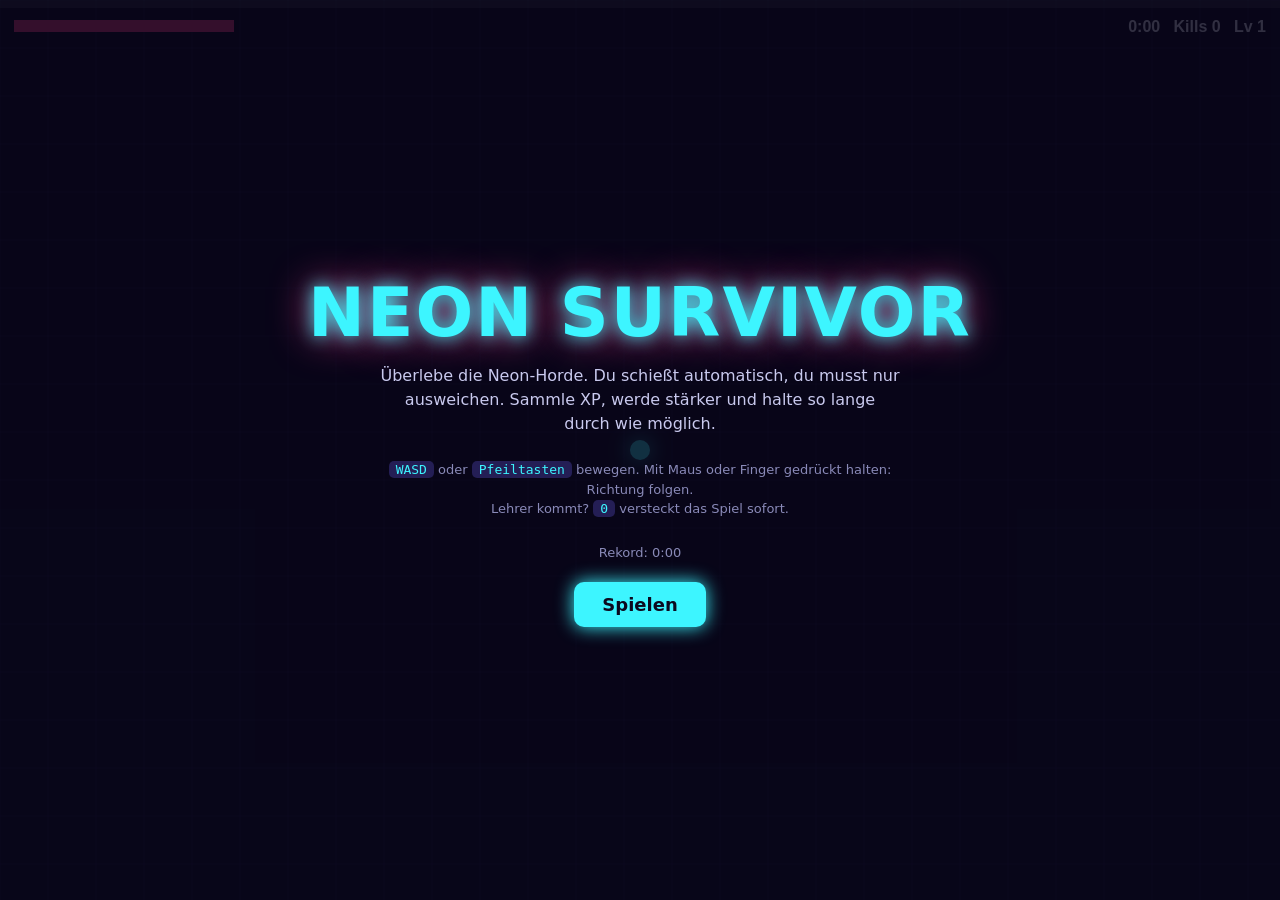
<file: games/neon-survivor.html>
<!DOCTYPE html>
<html lang="de">
<head>
<meta charset="utf-8">
<meta name="viewport" content="width=device-width,initial-scale=1,user-scalable=no">
<title>Neon Survivor</title>
<style>
:root{--bg:#0c0a1f;--cy:#3df5ff;--mg:#ff3d8b;--ye:#ffd23b;--vi:#a45bff;--tx:#eef;}
*{box-sizing:border-box}
html,body{margin:0;height:100%;background:var(--bg);color:var(--tx);font-family:"Trebuchet MS",system-ui,sans-serif;overflow:hidden;touch-action:none;user-select:none}
canvas{display:block;width:100%;height:100%}
#ui{position:fixed;inset:0;display:flex;align-items:center;justify-content:center;flex-direction:column;text-align:center;background:rgba(8,6,24,.82);padding:16px}
#ui.off{display:none}
h1{font-size:clamp(34px,8vw,68px);margin:0 0 6px;color:var(--cy);text-shadow:0 0 18px var(--cy),0 0 40px var(--mg);letter-spacing:2px}
h2{font-size:clamp(26px,6vw,44px);margin:0 0 8px;color:var(--mg);text-shadow:0 0 16px var(--mg)}
p{max-width:520px;line-height:1.5;margin:6px 0;color:#c9c9ee}
button{font:inherit;font-weight:700;font-size:18px;color:var(--bg);background:var(--cy);border:0;border-radius:10px;padding:12px 28px;margin:14px 6px 0;cursor:pointer;box-shadow:0 0 18px var(--cy)}
button:hover{background:#fff}
button:focus-visible{outline:3px solid var(--ye);outline-offset:3px}
.cards{display:flex;gap:12px;flex-wrap:wrap;justify-content:center;margin-top:12px}
.card{width:170px;background:#17133a;border:2px solid var(--vi);border-radius:12px;padding:14px 10px;cursor:pointer;color:var(--tx);box-shadow:none}
.card:hover{border-color:var(--ye);background:#221b55}
.card b{display:block;font-size:17px;color:var(--ye);margin-bottom:6px}
.card span{font-size:14px;color:#c9c9ee;font-weight:400}
.hint{font-size:13px;color:#8a8ab8;margin-top:18px}
kbd{background:#241e55;border-radius:5px;padding:1px 7px;color:var(--cy)}
#fake{position:fixed;inset:0;background:#f1f3f4;color:#202124;z-index:99;display:none;font-family:Arial,sans-serif;overflow:auto;touch-action:auto;user-select:text}
#fake .bar{background:#fff;border-bottom:1px solid #dadce0;padding:10px 20px;font-size:14px}
#fake .bar b{color:#1a73e8;font-size:18px}
#fake .page{background:#fff;max-width:760px;margin:20px auto;padding:56px 64px;box-shadow:0 1px 4px rgba(0,0,0,.3);min-height:900px;font-size:15px;line-height:1.7}
#fake h3{font-size:26px;margin:0 0 18px}
</style>
</head>
<body>
<canvas id="c"></canvas>
<div id="ui"></div>
<div id="fake">
  <div class="bar"><b>Dokumente</b> &nbsp; Referat_Industrielle_Revolution.docx &nbsp; Datei Bearbeiten Ansicht Einfügen</div>
  <div class="page">
    <h3>Die Industrielle Revolution</h3>
    <p style="color:#202124;max-width:none">1. Einleitung<br>Die Industrielle Revolution begann im 18. Jahrhundert in Großbritannien und veränderte die Arbeits- und Lebenswelt grundlegend. Dampfmaschine, Eisenbahn und mechanische Webstühle ersetzten schrittweise die Handarbeit.</p>
    <p style="color:#202124;max-width:none">2. Ursachen<br>Zu den wichtigsten Ursachen zählen das Bevölkerungswachstum, neue Erfindungen, verfügbare Rohstoffe wie Kohle und Eisen sowie ein wachsender Welthandel.</p>
    <p style="color:#202124;max-width:none">3. Folgen<br>Städte wuchsen rasant, es entstand eine Arbeiterklasse, und soziale Fragen rückten in den Mittelpunkt der politischen Debatte.</p>
  </div>
</div>

<script>
const cv=document.getElementById('c'),ctx=cv.getContext('2d'),ui=document.getElementById('ui'),fake=document.getElementById('fake');
let W,H;
function rs(){const d=Math.min(devicePixelRatio||1,2);W=innerWidth;H=innerHeight;cv.width=W*d;cv.height=H*d;ctx.setTransform(d,0,0,d,0,0)}
addEventListener('resize',rs);rs();

const rnd=(a,b)=>a+Math.random()*(b-a), clamp=(v,a,b)=>Math.max(a,Math.min(b,v));
let S='menu',paused=false,P,B,E,G,F,T,K,XP,NX,LV,spawnT,best=0;
try{best=+localStorage.getItem('ns_best')||0}catch(e){}
const keys={},ptr={down:false,x:0,y:0};

function reset(){
  P={x:W/2,y:H/2,hp:100,mx:100,sp:210,r:10,cd:0,rate:.55,dmg:1,multi:1,pierce:0,mag:90,inv:0};
  B=[];E=[];G=[];F=[];T=0;K=0;XP=0;NX=5;LV=1;spawnT=1;
}
const fmt=s=>Math.floor(s/60)+':'+String(Math.floor(s%60)).padStart(2,'0');

const UP=[
  {n:'Schnellfeuer',d:'+25% Feuerrate',f:()=>P.rate*=.78},
  {n:'Power-Schuss',d:'+1 Schaden',f:()=>P.dmg+=1},
  {n:'Turbo-Schuhe',d:'+15% Tempo',f:()=>P.sp*=1.15},
  {n:'Doppelschuss',d:'+1 Projektil',f:()=>P.multi+=1},
  {n:'Magnet',d:'Mehr Reichweite für XP',f:()=>P.mag*=1.6},
  {n:'Durchschlag',d:'Schüsse treffen +1 Gegner',f:()=>P.pierce+=1},
  {n:'Reparatur',d:'+30 Max-HP und volle Heilung',f:()=>{P.mx+=30;P.hp=P.mx}},
];

function show(html){ui.innerHTML=html;ui.classList.remove('off')}
function hide(){ui.classList.add('off')}
function menu(){
  S='menu';
  show(`<h1>NEON SURVIVOR</h1>
  <p>Überlebe die Neon-Horde. Du schießt automatisch, du musst nur ausweichen. Sammle XP, werde stärker und halte so lange durch wie möglich.</p>
  <p class="hint"><kbd>WASD</kbd> oder <kbd>Pfeiltasten</kbd> bewegen. Mit Maus oder Finger gedrückt halten: Richtung folgen.<br>Lehrer kommt? <kbd>0</kbd> versteckt das Spiel sofort.</p>
  <p class="hint">Rekord: ${fmt(best)}</p>
  <button id="go">Spielen</button>`);
  document.getElementById('go').onclick=start;
}
function start(){reset();S='play';hide()}
function levelup(){
  S='lvl';
  const pick=[...UP].sort(()=>Math.random()-.5).slice(0,3);
  show(`<h2>Level ${LV}</h2><p>Wähle ein Upgrade (Taste 1, 2 oder 3)</p><div class="cards">`+
    pick.map((u,i)=>`<button class="card" data-i="${i}"><b>${u.n}</b><span>${u.d}</span></button>`).join('')+`</div>`);
  ui._pick=pick;
  ui.querySelectorAll('.card').forEach(b=>b.onclick=()=>choose(+b.dataset.i));
}
function choose(i){
  const u=ui._pick&&ui._pick[i];if(!u)return;
  u.f();S='play';hide();
}
function die(){
  S='dead';
  const nb=T>best;
  if(nb){best=T;try{localStorage.setItem('ns_best',best)}catch(e){}}
  show(`<h2>Game Over</h2><p>Zeit: <b>${fmt(T)}</b> &nbsp; Kills: <b>${K}</b> &nbsp; Level: <b>${LV}</b></p>
  <p>${nb?'Neuer Rekord!':'Rekord: '+fmt(best)}</p><button id="again">Nochmal</button>`);
  document.getElementById('again').onclick=start;
}

addEventListener('keydown',e=>{
  const k=e.key.toLowerCase();
  if(e.code==='Digit0'||e.code==='Numpad0'){paused=!paused;fake.style.display=paused?'block':'none';document.title=paused?'Notentabelle - Dokumente':'Neon Survivor';return}
  keys[k]=true;
  if(S==='lvl'&&'123'.includes(k))choose(+k-1);
  if((S==='menu'||S==='dead')&&(k==='enter'||k===' '))start();
  if(k.startsWith('arrow')||k===' ')e.preventDefault();
});
addEventListener('keyup',e=>keys[e.key.toLowerCase()]=false);
cv.addEventListener('pointerdown',e=>{ptr.down=true;ptr.x=e.clientX;ptr.y=e.clientY});
addEventListener('pointermove',e=>{ptr.x=e.clientX;ptr.y=e.clientY});
addEventListener('pointerup',()=>ptr.down=false);

function spawn(){
  const side=Math.floor(Math.random()*4),m=30;
  let x,y;
  if(side===0){x=rnd(0,W);y=-m}else if(side===1){x=W+m;y=rnd(0,H)}else if(side===2){x=rnd(0,W);y=H+m}else{x=-m;y=rnd(0,H)}
  const r=Math.random(),sc=1+T/70;
  let e;
  if(T>40&&r<.12)e={hp:12*sc,sp:48,r:20,c:'#a45bff'};
  else if(T>14&&r<.38)e={hp:1.5*sc,sp:140,r:8,c:'#ffd23b'};
  else e={hp:2.5*sc,sp:Math.min(70+T*.4,120),r:11,c:'#ff3d8b'};
  e.x=x;e.y=y;e.mhp=e.hp;e.kx=0;e.ky=0;E.push(e);
}
function boom(x,y,c,n){for(let i=0;i<n;i++){const a=rnd(0,6.28),s=rnd(40,200);F.push({x,y,vx:Math.cos(a)*s,vy:Math.sin(a)*s,l:rnd(.25,.6),c})}}

function update(dt){
  T+=dt;
  let dx=(keys.d||keys.arrowright?1:0)-(keys.a||keys.arrowleft?1:0);
  let dy=(keys.s||keys.arrowdown?1:0)-(keys.w||keys.arrowup?1:0);
  if(ptr.down&&!dx&&!dy){const ax=ptr.x-P.x,ay=ptr.y-P.y,d=Math.hypot(ax,ay);if(d>12){dx=ax/d;dy=ay/d}}
  const l=Math.hypot(dx,dy);if(l>1){dx/=l;dy/=l}
  P.x=clamp(P.x+dx*P.sp*dt,P.r,W-P.r);P.y=clamp(P.y+dy*P.sp*dt,P.r,H-P.r);
  P.inv-=dt;

  spawnT-=dt;
  if(spawnT<=0){spawnT=Math.max(.16,1-T/80);const n=1+Math.floor(T/40);for(let i=0;i<n;i++)spawn()}

  P.cd-=dt;
  if(P.cd<=0){
    let t=null,bd=520;
    for(const e of E){const d=Math.hypot(e.x-P.x,e.y-P.y);if(d<bd){bd=d;t=e}}
    if(t){
      P.cd=P.rate;
      const a=Math.atan2(t.y-P.y,t.x-P.x);
      for(let i=0;i<P.multi;i++){
        const g=a+(i-(P.multi-1)/2)*.2;
        B.push({x:P.x,y:P.y,vx:Math.cos(g)*520,vy:Math.sin(g)*520,l:1.1,p:P.pierce,h:[]});
      }
    }
  }

  for(const b of B){
    b.x+=b.vx*dt;b.y+=b.vy*dt;b.l-=dt;
    for(const e of E){
      if(b.l<=0)break;
      if(b.h.includes(e))continue;
      if(Math.hypot(e.x-b.x,e.y-b.y)<e.r+4){
        e.hp-=P.dmg;b.h.push(e);
        const n=Math.hypot(b.vx,b.vy);e.kx+=b.vx/n*120;e.ky+=b.vy/n*120;
        boom(b.x,b.y,e.c,3);
        if(b.p--<=0)b.l=0;
      }
    }
  }
  B=B.filter(b=>b.l>0);

  for(const e of E){
    const a=Math.atan2(P.y-e.y,P.x-e.x);
    e.x+=(Math.cos(a)*e.sp+e.kx)*dt;e.y+=(Math.sin(a)*e.sp+e.ky)*dt;
    e.kx*=.88;e.ky*=.88;
    if(P.inv<=0&&Math.hypot(e.x-P.x,e.y-P.y)<e.r+P.r-2){
      P.hp-=12;P.inv=.7;boom(P.x,P.y,'#3df5ff',14);
    }
  }
  for(const e of E)if(e.hp<=0){K++;G.push({x:e.x,y:e.y});boom(e.x,e.y,e.c,10)}
  E=E.filter(e=>e.hp>0);

  for(const g of G){
    const d=Math.hypot(P.x-g.x,P.y-g.y);
    if(d<P.mag){g.x+=(P.x-g.x)/d*340*dt;g.y+=(P.y-g.y)/d*340*dt}
    if(d<P.r+6){g.dead=true;XP++}
  }
  G=G.filter(g=>!g.dead);
  for(const f of F){f.x+=f.vx*dt;f.y+=f.vy*dt;f.l-=dt}
  F=F.filter(f=>f.l>0);

  if(P.hp<=0){die();return}
  if(XP>=NX){XP=0;NX=Math.floor(NX*1.35+3);LV++;levelup()}
}

function draw(){
  ctx.fillStyle='#0c0a1f';ctx.fillRect(0,0,W,H);
  ctx.strokeStyle='rgba(120,100,255,.10)';ctx.lineWidth=1;
  ctx.beginPath();
  for(let x=0;x<W;x+=48){ctx.moveTo(x,0);ctx.lineTo(x,H)}
  for(let y=0;y<H;y+=48){ctx.moveTo(0,y);ctx.lineTo(W,y)}
  ctx.stroke();
  if(!P)return;

  ctx.fillStyle='#6dffb0';
  for(const g of G){ctx.fillRect(g.x-3,g.y-3,6,6)}
  for(const e of E){
    ctx.fillStyle=e.c;ctx.shadowColor=e.c;ctx.shadowBlur=10;
    ctx.beginPath();ctx.arc(e.x,e.y,e.r,0,6.283);ctx.fill();
    if(e.mhp>4){ctx.shadowBlur=0;ctx.fillStyle='#000a';ctx.fillRect(e.x-e.r,e.y-e.r-8,e.r*2,3);ctx.fillStyle='#fff';ctx.fillRect(e.x-e.r,e.y-e.r-8,e.r*2*clamp(e.hp/e.mhp,0,1),3)}
  }
  ctx.fillStyle='#fff';ctx.shadowColor='#3df5ff';ctx.shadowBlur=12;
  for(const b of B){ctx.beginPath();ctx.arc(b.x,b.y,4,0,6.283);ctx.fill()}
  for(const f of F){ctx.globalAlpha=clamp(f.l*3,0,1);ctx.fillStyle=f.c;ctx.fillRect(f.x-2,f.y-2,4,4)}
  ctx.globalAlpha=1;

  if(!(P.inv>0&&Math.floor(P.inv*20)%2)){
    ctx.fillStyle='#3df5ff';ctx.shadowColor='#3df5ff';ctx.shadowBlur=22;
    ctx.beginPath();ctx.arc(P.x,P.y,P.r,0,6.283);ctx.fill();
  }
  ctx.shadowBlur=0;

  // HUD
  ctx.fillStyle='#ffffff22';ctx.fillRect(0,0,W,8);
  ctx.fillStyle='#6dffb0';ctx.fillRect(0,0,W*XP/NX,8);
  const bw=Math.min(220,W*.4);
  ctx.fillStyle='#ffffff22';ctx.fillRect(14,20,bw,12);
  ctx.fillStyle='#ff3d8b';ctx.fillRect(14,20,bw*clamp(P.hp/P.mx,0,1),12);
  ctx.fillStyle='#eef';ctx.font='700 16px "Trebuchet MS",sans-serif';
  ctx.textAlign='right';ctx.fillText(fmt(T)+'   Kills '+K+'   Lv '+LV,W-14,32);
  ctx.textAlign='left';
}

let last=performance.now();
function loop(t){
  const dt=Math.min((t-last)/1000,.05);last=t;
  if(S==='play'&&!paused)update(dt);
  draw();requestAnimationFrame(loop);
}
reset();menu();requestAnimationFrame(loop);
</script>
</body>
</html>
</file>
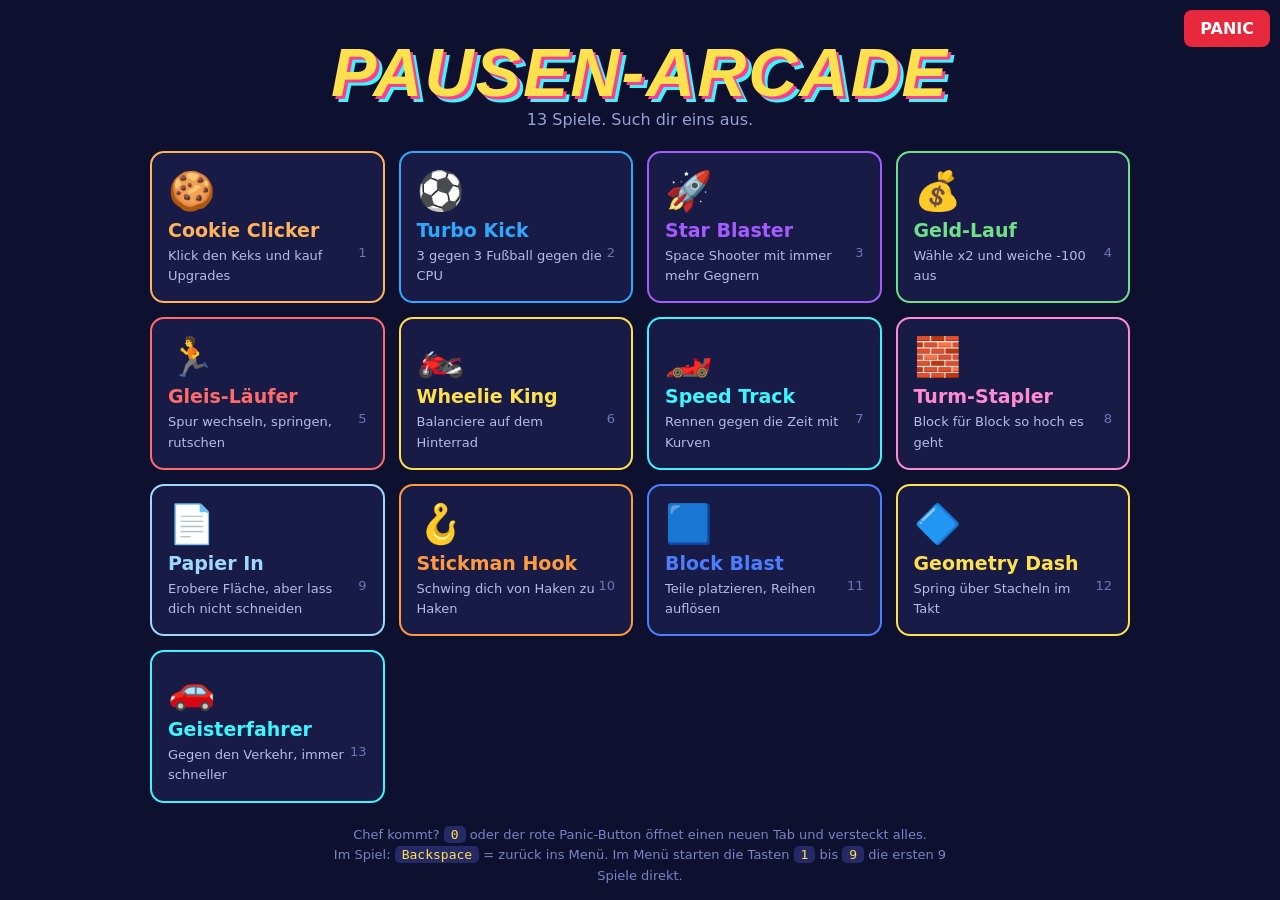
<file: games/pausen-arcade.html>
<!DOCTYPE html>
<html lang="de">
<head>
<meta charset="utf-8">
<meta name="viewport" content="width=device-width,initial-scale=1">
<title>Pausen-Arcade</title>
<style>
*{box-sizing:border-box}
html,body{margin:0;height:100%;background:#0e1030;color:#f4f4ff;font-family:"Trebuchet MS",system-ui,sans-serif;overflow:hidden;user-select:none}
canvas{display:none;width:100%;height:100%;touch-action:none}
#hub{position:fixed;top:0;left:0;right:0;bottom:0;overflow:auto;display:flex;flex-direction:column;align-items:center;padding:28px 16px}
h1{font:italic 900 clamp(34px,7vw,68px)/1 Impact,"Arial Black",sans-serif;margin:10px 0 4px;color:#ffe14d;text-shadow:3px 3px 0 #ff3d8b,6px 6px 0 #3df5ff;letter-spacing:2px;text-align:center}
.sub{color:#9aa0d8;margin:0 0 22px;text-align:center}
#grid{display:grid;grid-template-columns:repeat(auto-fill,minmax(210px,1fr));gap:14px;width:100%;max-width:980px}
.card{background:#181b45;border:2px solid var(--c,#fff);border-radius:14px;padding:16px;cursor:pointer;color:inherit;font:inherit;text-align:left}
.card:hover{background:#20245a}
.card i{font-style:normal;font-size:38px;display:block}
.card b{display:block;font-size:19px;color:var(--c,#fff);margin:6px 0 4px}
.card span{font-size:13px;color:#b6bbea;line-height:1.4}
.card em{float:right;font-style:normal;color:#6e74b8;font-size:13px}
.hint{color:#7c82c4;font-size:13px;margin-top:22px;text-align:center;max-width:640px;line-height:1.6}
kbd{background:#252a66;border-radius:5px;padding:1px 7px;color:#ffe14d}
#panic,#back{position:fixed;top:10px;z-index:50;border:0;border-radius:8px;font:inherit;font-weight:800;cursor:pointer;padding:9px 16px}
#panic{right:10px;background:#e8283c;color:#fff}
#back{left:10px;background:#252a66;color:#fff;display:none}
#fake{position:fixed;top:0;left:0;right:0;bottom:0;background:#f1f3f4;color:#202124;z-index:99;display:none;font-family:Arial,sans-serif;overflow:auto}
#fake .bar{background:#fff;border-bottom:1px solid #dadce0;padding:10px 20px;font-size:14px}
#fake .bar b{color:#1a73e8;font-size:18px}
#fake .page{background:#fff;max-width:760px;margin:20px auto;padding:56px 64px;box-shadow:0 1px 4px rgba(0,0,0,.3);min-height:900px;font-size:15px;line-height:1.7}
#fake h3{font-size:26px;margin:0 0 18px}
#fake p{color:#202124;margin:0 0 14px}
</style>
</head>
<body>
<div id="hub">
  <h1>PAUSEN-ARCADE</h1>
  <p class="sub">13 Spiele. Such dir eins aus.</p>
  <div id="grid"></div>
  <p class="hint">Chef kommt? <kbd>0</kbd> oder der rote Panic-Button öffnet einen neuen Tab und versteckt alles.<br>Im Spiel: <kbd>Backspace</kbd> = zurück ins Menü. Im Menü starten die Tasten <kbd>1</kbd> bis <kbd>9</kbd> die ersten 9 Spiele direkt.</p>
</div>
<canvas id="c"></canvas>
<button id="back">← Menü</button>
<button id="panic">PANIC</button>
<div id="fake">
  <div class="bar"><b>Dokumente</b> &nbsp; Referat_Industrielle_Revolution.docx &nbsp; Datei Bearbeiten Ansicht Einfügen</div>
  <div class="page">
    <h3>Die Industrielle Revolution</h3>
    <p>1. Einleitung<br>Die Industrielle Revolution begann im 18. Jahrhundert in Großbritannien und veränderte die Arbeits- und Lebenswelt grundlegend. Dampfmaschine, Eisenbahn und mechanische Webstühle ersetzten schrittweise die Handarbeit.</p>
    <p>2. Ursachen<br>Zu den wichtigsten Ursachen zählen das Bevölkerungswachstum, neue Erfindungen, verfügbare Rohstoffe wie Kohle und Eisen sowie ein wachsender Welthandel.</p>
    <p>3. Folgen<br>Städte wuchsen rasant, es entstand eine Arbeiterklasse, und soziale Fragen rückten in den Mittelpunkt der politischen Debatte.</p>
  </div>
</div>

<script>
window.onerror=function(m,s,l){
  var d=document.getElementById('err');
  if(!d){d=document.createElement('div');d.id='err';d.style.cssText='position:fixed;left:0;right:0;bottom:0;z-index:200;background:#b00020;color:#fff;font:13px monospace;padding:8px;white-space:pre-wrap';document.body.appendChild(d)}
  d.textContent='Fehler: '+m+' (Zeile '+l+')';
};
(function(){
var $=function(i){return document.getElementById(i)};
var cv=$('c'),g=cv.getContext('2d'),hub=$('hub'),fake=$('fake');
var W=800,H=600,G=null,paused=false;
var K={},M={x:0,y:0,d:0},R=Math.random;
var cl=function(v,a,b){return Math.max(a,Math.min(b,v))};
function T(s,x,y,z,c,a){z=z||20;g.font='700 '+z+'px system-ui,sans-serif';g.fillStyle=c||'#fff';g.textAlign=a||'center';g.fillText(s,x,y)}
var fm=function(n){return n<1e3?Math.floor(n)+'':n<1e6?(n/1e3).toFixed(1)+'k':(n/1e6).toFixed(2)+'M'};
function rs(){W=cv.width=innerWidth||800;H=cv.height=innerHeight||600}
addEventListener('resize',rs);rs();

/* ============ 1. COOKIE CLICKER ============ */
function cookie(){
  var c=0,lv=0,fx=[],pop=0;
  var it=[['Cursor',15,.2],['Oma',100,1.5],['Farm',1100,9],['Mine',12000,55],['Fabrik',130000,300]].map(function(a){return{n:a[0],b:a[1],p:a[2],q:0}});
  var cost=function(i){return Math.ceil(i.b*Math.pow(1.15,i.q))},cps=function(){return it.reduce(function(s,i){return s+i.p*i.q},0)},cc=function(){return Math.ceil(50*Math.pow(2,lv))};
  var L=function(){return{cx:W*.27,cy:H*.5,r:Math.min(W*.2,H*.28),sx:W*.52,sw:W*.44,rh:Math.min(66,H/9)}};
  return{
    kd:function(k){if(k=='Space'){c+=lv+1;pop=1}},
    u:function(dt){c+=cps()*dt;pop=Math.max(0,pop-dt*5);fx.forEach(function(f){f.y-=50*dt;f.l-=dt});fx=fx.filter(function(f){return f.l>0})},
    d:function(){
      var l=L();g.fillStyle='#2b1a14';g.fillRect(0,0,W,H);
      T(fm(c)+' Kekse',l.cx,H*.14,Math.min(38,W/14));T(cps().toFixed(1)+' pro Sekunde',l.cx,H*.14+30,16,'#d9b99b');
      var r=l.r*(1+pop*.06);g.fillStyle='#d9964b';g.beginPath();g.arc(l.cx,l.cy,r,0,7);g.fill();
      g.fillStyle='#5a331b';[[.3,-.4],[-.4,-.2],[.1,.3],[-.2,.5],[.5,.1],[-.1,-.6],[.55,-.45]].forEach(function(p){g.beginPath();g.arc(l.cx+p[0]*r,l.cy+p[1]*r,r*.1,0,7);g.fill()});
      var rows=it.map(function(i){return[i.n+' ('+i.q+')','+'+i.p+' pro Sekunde',cost(i)]});
      rows.push(['Klick-Power ('+(lv+1)+')','+1 pro Klick',cc()]);
      rows.forEach(function(q,i){var y=H*.1+i*(l.rh+8);g.fillStyle=c>=q[2]?'#5a8f3c':'#4a3a30';g.fillRect(l.sx,y,l.sw,l.rh);
        T(q[0],l.sx+12,y+l.rh*.42,18,'#fff','left');T(q[1]+'  ·  '+fm(q[2]),l.sx+12,y+l.rh*.8,14,'#e9d5bf','left')});
      fx.forEach(function(f){g.globalAlpha=Math.max(0,f.l);T('+'+(lv+1),f.x,f.y,22,'#ffe');g.globalAlpha=1});
      T('Leertaste = klicken',l.cx,H-24,14,'#a88');
    },
    pd:function(mx,my){
      var l=L();
      if(Math.hypot(mx-l.cx,my-l.cy)<l.r){c+=lv+1;pop=1;fx.push({x:mx,y:my,l:1});return}
      for(var i=0;i<=it.length;i++){var y=H*.1+i*(l.rh+8);
        if(mx>l.sx&&mx<l.sx+l.sw&&my>y&&my<y+l.rh){
          if(i<it.length){var k=it[i],p=cost(k);if(c>=p){c-=p;k.q++}}else{var p2=cc();if(c>=p2){c-=p2;lv++}}}}
    }
  };
}

/* ============ 2. TURBO KICK (Fußball 3 gegen 3) ============ */
function foot(){
  var PW=900,PH=480,gt=PH/2-70,gb=PH/2+70,TC=['#2fa8ff','#ff5a4d'];
  var mk=function(t){return[[40,PH/2,1],[250,PH/2-110,0],[250,PH/2+110,0]].map(function(a){var x=t?PW-a[0]:a[0];return{t:t,gk:a[2],x:x,y:a[1],hx:x,hy:a[1],vx:0,vy:0,fx:t?-1:1,fy:0,kc:0,r:a[2]?15:13}})};
  var TM=[mk(0),mk(1)],P=TM[0].concat(TM[1]),B={x:PW/2,y:PH/2,vx:0,vy:0};
  var s=[0,0],time=90,gl=0,over=0,hp=null;
  var di=function(a,b){return Math.hypot(a.x-b.x,a.y-b.y)};
  var kick=function(p,dx,dy,pw){var l=Math.hypot(dx,dy)||1;B.vx=dx/l*pw;B.vy=dy/l*pw;B.x=p.x+dx/l*22;B.y=p.y+dy/l*22;p.kc=.3};
  var mv=function(p,tx,ty,sp,dt){var dx=tx-p.x,dy=ty-p.y,d=Math.hypot(dx,dy),vx=0,vy=0;
    if(d>6){var q=Math.min(sp,d*6);vx=dx/d*q;vy=dy/d*q;p.fx=dx/d;p.fy=dy/d}
    var a=Math.min(1,8*dt);p.vx+=(vx-p.vx)*a;p.vy+=(vy-p.vy)*a};
  var ko=function(){P.forEach(function(p){p.x=p.hx;p.y=p.hy;p.vx=p.vy=0});B.x=PW/2;B.y=PH/2;B.vx=B.vy=0};
  var bs=function(dt){
    B.x+=B.vx*dt;B.y+=B.vy*dt;var k=Math.exp(-1.05*dt);B.vx*=k;B.vy*=k;
    var sp=Math.hypot(B.vx,B.vy);if(sp>900){B.vx*=900/sp;B.vy*=900/sp}
    if(B.y<8){B.y=8;B.vy=Math.abs(B.vy)*.8}if(B.y>PH-8){B.y=PH-8;B.vy=-Math.abs(B.vy)*.8}
    if(!(B.y>gt+4&&B.y<gb-4)){
      if(B.x<8){B.x=8;B.vx=Math.abs(B.vx)*.8}if(B.x>PW-8){B.x=PW-8;B.vx=-Math.abs(B.vx)*.8}
    }else{
      if(B.x<-30){B.x=-30;B.vx=Math.abs(B.vx)*.3}if(B.x>PW+30){B.x=PW+30;B.vx=-Math.abs(B.vx)*.3}
    }
  };
  var tc=function(p){
    if(p.kc>0)return;var dx=B.x-p.x,dy=B.y-p.y,d=Math.hypot(dx,dy),m=p.r+8;if(d>=m||!d)return;
    var nx=dx/d,ny=dy/d;B.x=p.x+nx*m;B.y=p.y+ny*m;
    var pn=p.vx*nx+p.vy*ny,bn=B.vx*nx+B.vy*ny,w=Math.max(pn*1.2+25,bn);B.vx+=(w-bn)*nx;B.vy+=(w-bn)*ny;
  };
  return{
    kd:function(k){
      if(over&&k=='Space'){start('foot');return}
      if(!hp||gl>0)return;
      if(k=='Space'&&di(hp,B)<hp.r+22){
        var dx=PW-hp.x;
        if(hp.fx>.2){var yh=hp.y+hp.fy*dx/hp.fx;if(yh>gt-60&&yh<gb+60){kick(hp,dx,cl(yh,gt+20,gb-20)-hp.y,720);return}}
        kick(hp,hp.fx,hp.fy,650);
      }
      if(k=='KeyE'&&di(hp,B)<hp.r+22){
        var q=TM[0].filter(function(p){return !p.gk&&p!==hp})[0];if(q){kick(hp,q.x-hp.x,q.y-hp.y,Math.min(700,di(hp,q)*1.6+200));hp=q}
      }
    },
    u:function(dt){
      if(over)return;
      if(gl>0){gl-=dt;bs(dt);P.forEach(function(p){p.vx*=.9;p.vy*=.9});if(gl<=0)ko();return}
      time-=dt;if(time<=0){time=0;over=1;return}
      var b=null,bd=1e9;TM[0].forEach(function(p){if(!p.gk){var d=di(p,B);if(d<bd){bd=d;b=p}}});
      if(!hp||di(hp,B)>bd+25)hp=b;
      var ch=[null,null],cd=[1e9,1e9];
      P.forEach(function(p){if(!p.gk&&p!==hp){var d=di(p,B);if(d<cd[p.t]){cd[p.t]=d;ch[p.t]=p}}});
      P.forEach(function(p){
        p.kc-=dt;var t=p.t,dir=t?-1:1,gx=t?0:PW;
        if(p===hp){
          var dx=(K.KeyD||K.ArrowRight?1:0)-(K.KeyA||K.ArrowLeft?1:0),dy=(K.KeyS||K.ArrowDown?1:0)-(K.KeyW||K.ArrowUp?1:0),m=Math.hypot(dx,dy)||1,sp=K.ShiftLeft||K.ShiftRight?250:175;
          if(dx||dy){p.fx=dx/m;p.fy=dy/m}
          var a=Math.min(1,9*dt);p.vx+=(dx/m*sp-p.vx)*a;p.vy+=(dy/m*sp-p.vy)*a;
        }else if(p.gk){
          var gl_=t?PW:0,ty=cl(B.y,gt+10,gb-10),tx=gl_+dir*28;
          if(Math.abs(B.x-gl_)<170&&di(p,B)<130){tx=B.x;ty=B.y}
          mv(p,cl(tx,t?PW-150:14,t?PW-14:150),ty,t?200:230,dt);
          if(di(p,B)<p.r+14&&p.kc<=0)kick(p,dir,(R()-.5)*1.3,560);
        }else if(p===ch[t]&&(t||cd[0]<160)){
          if(di(p,B)<p.r+22){
            var dg=Math.hypot(gx-p.x,PH/2-p.y);
            if(dg<320&&p.kc<=0&&R()<dt*4)kick(p,gx-p.x,PH/2+(R()-.5)*100-p.y,600);else mv(p,gx,PH/2,170,dt);
          }else mv(p,B.x+B.vx*.2,B.y+B.vy*.2,t?185:165,dt);
        }else mv(p,cl(p.hx+(B.x-PW/2)*.4,30,PW-30),cl(p.hy+(B.y-PH/2)*.35,30,PH-30),140,dt);
        p.x=cl(p.x+p.vx*dt,p.r,PW-p.r);p.y=cl(p.y+p.vy*dt,p.r,PH-p.r);
      });
      P.forEach(tc);bs(dt);
      if(B.y>gt&&B.y<gb){if(B.x<0){s[1]++;gl=2}else if(B.x>PW){s[0]++;gl=2}}
    },
    d:function(){
      g.fillStyle='#0f3a22';g.fillRect(0,0,W,H);
      var k=Math.min((W-90)/PW,(H-80)/PH),ox=(W-PW*k)/2,oy=70+(H-70-PH*k)/2;
      g.save();g.translate(ox,oy);g.scale(k,k);
      for(var i=0;i<10;i++){g.fillStyle=i%2?'#238a40':'#1f7d39';g.fillRect(i*PW/10,0,PW/10,PH)}
      g.strokeStyle='rgba(255,255,255,.85)';g.lineWidth=3;g.strokeRect(0,0,PW,PH);
      g.beginPath();g.moveTo(PW/2,0);g.lineTo(PW/2,PH);g.stroke();g.beginPath();g.arc(PW/2,PH/2,60,0,7);g.stroke();
      g.strokeRect(0,gt-40,130,220);g.strokeRect(PW-130,gt-40,130,220);
      g.fillStyle='rgba(0,0,0,.4)';g.fillRect(-30,gt,30,140);g.fillRect(PW,gt,30,140);
      P.forEach(function(p){g.fillStyle='rgba(0,0,0,.28)';g.beginPath();g.ellipse(p.x+3,p.y+5,p.r,p.r*.7,0,0,7);g.fill()});
      P.forEach(function(p){g.fillStyle=p.gk?(p.t?'#9cff4d':'#ffe14d'):TC[p.t];g.beginPath();g.arc(p.x,p.y,p.r,0,7);g.fill();g.strokeStyle='rgba(0,0,0,.5)';g.lineWidth=2;g.stroke();
        g.fillStyle='#fff';g.beginPath();g.arc(p.x+p.fx*p.r*.5,p.y+p.fy*p.r*.5,3,0,7);g.fill()});
      if(hp&&!over){g.strokeStyle='#fff';g.lineWidth=2.5;g.setLineDash([6,5]);g.beginPath();g.arc(hp.x,hp.y,hp.r+7,0,7);g.stroke();g.setLineDash([])}
      g.fillStyle='#fff';g.beginPath();g.arc(B.x,B.y,8,0,7);g.fill();g.strokeStyle='#222';g.lineWidth=1.5;g.stroke();
      g.restore();
      T(s[0]+' : '+s[1],W/2,40,38,'#fff');T(Math.ceil(time)+'s',W/2,62,14,'#ffe14d');
      T('DU',W/2-90,36,16,TC[0]);T('CPU',W/2+90,36,16,TC[1]);
      T('WASD bewegen · Leertaste schießen · E passen · Shift sprinten',W/2,H-10,13,'#8fb59d');
      if(gl>0)T('TOOOR!',W/2,H/2,90,'#ffe14d');
      if(over){T('ABPFIFF  '+s[0]+' : '+s[1],W/2,H/2,48,'#fff');T(s[0]>s[1]?'Du gewinnst!':s[0]<s[1]?'Die CPU gewinnt':'Unentschieden',W/2,H/2+40,26,'#ffe14d');T('Leertaste = nochmal',W/2,H/2+76,18)}
    }
  };
}

/* ============ 3. STAR BLASTER ============ */
function space(){
  var p={x:W/2,y:H-90},B=[],E=[],t=0,sc=0,hp=3,cd=0,sp=0,dead=0;
  var st=[];for(var i=0;i<70;i++)st.push({x:R()*W,y:R()*H,s:20+R()*90});
  return{
    kd:function(k){if(dead&&(k=='Space'||k=='Enter'))start('space')},
    u:function(dt){
      st.forEach(function(s){s.y+=s.s*dt;if(s.y>H){s.y=0;s.x=R()*W}});
      if(dead)return;t+=dt;
      var mx=(K.KeyD||K.ArrowRight?1:0)-(K.KeyA||K.ArrowLeft?1:0),my=(K.KeyS||K.ArrowDown?1:0)-(K.KeyW||K.ArrowUp?1:0);
      p.x+=mx*380*dt;p.y+=my*300*dt;
      if(M.d){p.x+=(M.x-p.x)*Math.min(1,9*dt);p.y+=(M.y-60-p.y)*Math.min(1,9*dt)}
      p.x=cl(p.x,20,W-20);p.y=cl(p.y,H*.4,H-30);
      cd-=dt;if(cd<=0){cd=.2;var n=1+Math.min(3,t/35|0);for(var i=0;i<n;i++)B.push({x:p.x+(i-(n-1)/2)*14,y:p.y-18})}
      B.forEach(function(b){b.y-=640*dt});B=B.filter(function(b){return b.y>-20});
      sp-=dt;if(sp<=0){sp=Math.max(.22,1-t/80);var z=R()<.2&&t>25;E.push({x:20+R()*(W-40),y:-30,h:z?5:(t>50&&R()<.3?2:1),z:z,ph:R()*6,v:90+t*1.5,r:z?24:15})}
      E.forEach(function(e){e.y+=e.v*dt;e.x+=Math.sin(e.y/50+e.ph)*60*dt});
      E.forEach(function(e){B.forEach(function(b){if(Math.hypot(e.x-b.x,e.y-b.y)<e.r+4){b.y=-99;e.h--}})});
      E.forEach(function(e){
        if(e.h<=0&&!e.d){e.d=1;sc+=e.z?50:10}
        if(!e.d&&Math.hypot(e.x-p.x,e.y-p.y)<e.r+14){e.d=1;hp--;if(hp<=0)dead=1}
      });
      E=E.filter(function(e){return !e.d&&e.y<H+40});
    },
    d:function(){
      g.fillStyle='#050816';g.fillRect(0,0,W,H);g.fillStyle='#fff';st.forEach(function(s){g.fillRect(s.x,s.y,2,s.s/40+1)});
      g.fillStyle='#6df';B.forEach(function(b){g.fillRect(b.x-2,b.y-8,4,14)});
      E.forEach(function(e){g.fillStyle=e.z?'#a45bff':e.h>1?'#ffd23b':'#ff3d8b';g.beginPath();g.arc(e.x,e.y,e.r,0,7);g.fill()});
      if(!dead){g.fillStyle='#3df5ff';g.beginPath();g.moveTo(p.x,p.y-20);g.lineTo(p.x+16,p.y+16);g.lineTo(p.x,p.y+8);g.lineTo(p.x-16,p.y+16);g.fill()}
      T('Punkte '+sc,16,60,20,'#fff','left');T('♥'.repeat(Math.max(0,hp)),W-16,60,22,'#ff3d8b','right');
      T('WASD / Pfeile oder Maus gedrückt halten · Schießt automatisch',W/2,H-10,13,'#667');
      if(dead){T('GAME OVER',W/2,H/2,52,'#ff3d8b');T('Punkte '+sc+' · Leertaste = nochmal',W/2,H/2+40,20)}
    }
  };
}

/* ============ 4. GELD-LAUF ============ */
function gates(){
  var x=W/2,m=200,rows=[],sp=0,n=0,end=0;
  var GG=[['x2',function(v){return v*2},1],['x3',function(v){return v*3},1],['+100',function(v){return v+100},1],['+250',function(v){return v+250},1],['-100',function(v){return v-100},0],['-200',function(v){return v-200},0],['÷2',function(v){return Math.floor(v/2)},0],['-50',function(v){return v-50},0]];
  var pk=function(f){return GG.filter(function(q){return q[2]==f})[R()*4|0]};
  var mk=function(){var a=R()<.75?[pk(1),pk(0)]:[GG[R()*8|0],GG[R()*8|0]];if(R()<.5)a.reverse();rows.push({y:-80,g:a,u:0});n++};
  return{
    kd:function(k){if(end&&k=='Space')start('gates')},
    u:function(dt){
      if(end)return;sp-=dt;if(sp<=0&&n<16){sp=1.5;mk()}
      var lw=Math.min(W,640),L=(W-lw)/2;
      x+=((K.KeyD||K.ArrowRight?1:0)-(K.KeyA||K.ArrowLeft?1:0))*420*dt;if(M.d)x+=(M.x-x)*Math.min(1,10*dt);
      x=cl(x,L+20,L+lw-20);
      rows.forEach(function(r){r.y+=230*dt;if(!r.u&&r.y>H-120){r.u=1;m=r.g[x<W/2?0:1][1](m);if(m<=0){m=0;end=2}}});
      if(n>=16&&!end&&rows.every(function(r){return r.u&&r.y>H}))end=1;
      rows=rows.filter(function(r){return r.y<H+100});
    },
    d:function(){
      var lw=Math.min(W,640),L=(W-lw)/2;
      g.fillStyle='#14162e';g.fillRect(0,0,W,H);g.fillStyle='#1d2147';g.fillRect(L,0,lw,H);
      rows.forEach(function(r){r.g.forEach(function(q,i){var gx=i?W/2:L,gw=lw/2;g.fillStyle=q[2]?'rgba(60,220,120,.55)':'rgba(255,70,90,.55)';g.fillRect(gx+4,r.y-40,gw-8,80);T(q[0],gx+gw/2,r.y+14,44)})});
      g.fillStyle='#ffd23b';g.beginPath();g.arc(x,H-70,16,0,7);g.fill();g.fillStyle='#fff';g.fillRect(x-10,H-56,20,30);
      T('💰 '+m+' €',W/2,70,32,'#ffd23b');T('Tor '+Math.min(n,16)+' / 16',W/2,95,14,'#99a');
      T('A/D, Pfeile oder Maus gedrückt halten',W/2,H-10,13,'#667');
      if(end){T(end==1?'GESCHAFFT! '+m+' €':'PLEITE!',W/2,H/2,52,end==1?'#6f6':'#f66');T('Leertaste = nochmal',W/2,H/2+40,20)}
    }
  };
}

/* ============ 5. GLEIS-LÄUFER ============ */
function sub(){
  var ln=1,lx=1,jy=0,vy=0,sl=0,ob=[],co=0,ds=0,v=260,dead=0,nx=0;
  var hy=function(){return H*.32},py=function(){return H*.82},lw=function(){return Math.min(W*.24,230)},Z=function(z){return 1/(1+z/220)};
  var X=function(l,s){return W/2+(l-1)*lw()*s},Y=function(s){return hy()+(py()-hy())*s};
  return{
    kd:function(k){
      if(dead){if(k=='Space'||k=='Enter')start('sub');return}
      if(k=='KeyA'||k=='ArrowLeft')ln=Math.max(0,ln-1);
      if(k=='KeyD'||k=='ArrowRight')ln=Math.min(2,ln+1);
      if((k=='KeyW'||k=='ArrowUp'||k=='Space')&&jy==0){vy=620;sl=0}
      if(k=='KeyS'||k=='ArrowDown'){sl=.6;if(jy>0)vy=-900}
    },
    pd:function(x,y){this.kd(y<H*.35?'ArrowUp':x<W*.4?'ArrowLeft':x>W*.6?'ArrowRight':'ArrowDown')},
    u:function(dt){
      if(dead)return;v=Math.min(700,v+8*dt);ds+=v*dt;lx+=(ln-lx)*Math.min(1,14*dt);
      if(jy>0||vy>0){vy-=1900*dt;jy+=vy*dt;if(jy<=0){jy=0;vy=0}}
      sl=Math.max(0,sl-dt);
      nx-=v*dt;
      if(nx<=0){nx=380+R()*300;var t=R(),l=R()*3|0;
        if(t<.3)ob.push({l:l,z:3000,t:0});
        else if(t<.5)ob.push({l:l,z:3000,t:1});
        else if(t<.75){ob.push({l:l,z:3000,t:2});if(R()<.3)ob.push({l:(l+1)%3,z:3000,t:2})}
        else for(var i=0;i<5;i++)ob.push({l:l,z:3000+i*60,t:3});
      }
      ob.forEach(function(o){
        o.z-=v*dt;
        if(!o.h&&o.z<30&&o.z>-30&&Math.abs(o.l-lx)<.55){
          if(o.t==3){o.h=1;co++}
          else if((o.t==0&&jy<45)||(o.t==1&&sl<=0)||o.t==2)dead=1;
        }
      });
      ob=ob.filter(function(o){return o.z>-60&&!(o.t==3&&o.h)});
    },
    d:function(){
      var h=hy();g.fillStyle='#7ec8ff';g.fillRect(0,0,W,h);g.fillStyle='#3d7a3d';g.fillRect(0,h,W,H-h);
      for(var k=40;k>=0;k--){
        var z0=Math.max(k*90-ds%180,-100),z1=Math.max(k*90+90-ds%180,-100);if(z1<=z0)continue;
        var s0=Z(z0),s1=Z(z1);g.fillStyle=k%2?'#4a4a52':'#55555d';
        g.beginPath();g.moveTo(X(-.5,s0),Y(s0));g.lineTo(X(2.5,s0),Y(s0));g.lineTo(X(2.5,s1),Y(s1));g.lineTo(X(-.5,s1),Y(s1));g.fill();
      }
      g.strokeStyle='#ddd';g.lineWidth=2;[.5,1.5].forEach(function(l){g.beginPath();g.moveTo(X(l,.04),Y(.04));g.lineTo(X(l,1.6),Y(1.6));g.stroke()});
      ob.filter(function(o){return o.z>-60}).sort(function(a,b){return b.z-a.z}).forEach(function(o){
        var s=Z(Math.max(o.z,-60)),x=X(o.l,s),y=Y(s),w=lw()*.8*s;
        if(o.t==0){g.fillStyle='#e8903a';g.fillRect(x-w/2,y-40*s,w,40*s)}
        else if(o.t==1){g.fillStyle='#888';g.fillRect(x-w/2,y-130*s,6*s,130*s);g.fillRect(x+w/2-6*s,y-130*s,6*s,130*s);g.fillStyle='#d33';g.fillRect(x-w/2,y-95*s,w,40*s)}
        else if(o.t==2){g.fillStyle='#2b4c8c';g.fillRect(x-w/2,y-170*s,w,170*s);g.fillStyle='#bcd';g.fillRect(x-w*.4,y-140*s,w*.8,40*s)}
        else{g.fillStyle='#ffd23b';g.beginPath();g.arc(x,y-30*s,11*s,0,7);g.fill()}
      });
      var x=X(lx,1),y=py()-jy;
      if(sl>0){g.fillStyle='#ff5a4d';g.fillRect(x-20,y-28,40,28);g.fillStyle='#ffd9b0';g.beginPath();g.arc(x+14,y-30,10,0,7);g.fill()}
      else{g.fillStyle='#ff5a4d';g.fillRect(x-14,y-56,28,50);g.fillStyle='#ffd9b0';g.beginPath();g.arc(x,y-68,12,0,7);g.fill();g.fillStyle='#233';g.fillRect(x-12,y-6,10,8);g.fillRect(x+2,y-6,10,8)}
      T('Münzen '+co,16,60,22,'#ffd23b','left');T(Math.floor(ds/100)+' m',W-16,60,22,'#fff','right');
      T('A/D = Spur · W/Leertaste = springen · S = rutschen (oder tippen)',W/2,H-10,13,'#223');
      if(dead){T('GECRASHT!',W/2,H/2,52,'#f33');T(Math.floor(ds/100)+' m · '+co+' Münzen · Leertaste = nochmal',W/2,H/2+40,20,'#fff')}
    }
  };
}

/* ============ 6. WHEELIE KING ============ */
function wheelie(){
  var a=0,w=0,v=200,wx=0,sc=0,t=0,dead=0;
  var gnd=function(x){return H*.68+Math.sin(x*.004)*45+Math.sin(x*.011)*18};
  return{
    kd:function(k){if(dead&&k=='Space')start('wheelie')},
    u:function(dt){
      if(dead)return;t+=dt;
      var gas=K.Space||K.ArrowUp||K.KeyW||K.ArrowRight||K.KeyD||M.d,br=K.ArrowDown||K.KeyS||K.ArrowLeft||K.KeyA;
      v=cl(v+(gas?130:-70)*dt,140,620);wx+=v*dt;
      w+=((gas?4.6:0)-(br?4:0)-3.2+9*Math.max(0,a-.6)+Math.sin(t*1.3)*.4-.8*w)*dt;a+=w*dt;
      if(a<0){a=0;w=0}
      if(a>1.25)dead=1;
      if(a>.25)sc+=v*dt/10;
    },
    d:function(){
      var bx=W*.3;g.fillStyle='#9fd8ff';g.fillRect(0,0,W,H);
      g.fillStyle='#3f8f4a';g.beginPath();g.moveTo(0,H);for(var sx=0;sx<=W;sx+=8)g.lineTo(sx,gnd(wx+sx-bx));g.lineTo(W,H);g.fill();
      var gy=gnd(wx),sl=Math.atan2(gnd(wx+6)-gnd(wx-6),12);
      g.save();g.translate(bx,gy-14);g.rotate(sl-a);
      g.strokeStyle='#111';g.lineWidth=5;[0,52].forEach(function(q){g.beginPath();g.arc(q,0,14,0,7);g.stroke()});
      g.strokeStyle='#e33';g.lineWidth=7;g.beginPath();g.moveTo(0,0);g.lineTo(26,-18);g.lineTo(52,0);g.moveTo(26,-18);g.lineTo(40,-26);g.stroke();
      g.fillStyle='#fc3';g.fillRect(10,-52,16,34);g.beginPath();g.arc(22,-62,10,0,7);g.fill();g.restore();
      var bw=Math.min(300,W*.6),gx=W/2-bw/2;
      g.fillStyle='rgba(0,0,0,.35)';g.fillRect(gx,70,bw,14);g.fillStyle='rgba(60,220,120,.7)';g.fillRect(gx+bw*.25/1.25,70,bw*.35/1.25,14);g.fillStyle='rgba(255,70,90,.7)';g.fillRect(gx+bw*.6/1.25,70,bw*.65/1.25,14);
      g.fillStyle='#fff';g.fillRect(gx+bw*cl(a/1.25,0,1)-3,66,6,22);
      T('Wheelie: '+Math.floor(sc)+' m',W/2,50,26,'#222');
      T('Gas halten (Leertaste/Maus) hebt das Vorderrad. Im roten Bereich Gas loslassen! Bremsen = S',W/2,H-10,13,'#223');
      if(dead){T('UMGEKIPPT!',W/2,H/2,52,'#e33');T(Math.floor(sc)+' m Wheelie · Leertaste = nochmal',W/2,H/2+40,20,'#222')}
    }
  };
}

/* ============ 7. SPEED TRACK ============ */
function race(){
  var pos=0,x=0,v=0,t=45,cp=3000,dead=0,cars=[];
  var cu=function(z){return Math.sin(z/900)*Math.sin(z/2300+1)},ln=function(){return[-.55,0,.55][R()*3|0]};
  for(var i=1;i<80;i++)cars.push({z:i*500+R()*300,x:ln(),c:'hsl('+(R()*360|0)+',70%,55%)'});
  return{
    kd:function(k){if(dead&&k=='Space')start('race')},
    u:function(dt){
      if(dead)return;t-=dt;if(t<=0){dead=1;return}
      var up=K.ArrowUp||K.KeyW||K.Space||M.d,dn=K.ArrowDown||K.KeyS;
      var st=cl((K.ArrowRight||K.KeyD?1:0)-(K.ArrowLeft||K.KeyA?1:0)+(M.d?cl((M.x-W/2)/(W/4),-1,1):0),-1,1),mx=Math.abs(x)>1.05?170:480;
      v=Math.min(mx,Math.max(0,v+(up?260:dn?-600:-120)*dt));pos+=v*dt;
      x=cl(x+st*dt*1.5*(.3+v/480)-cu(pos)*v/480*dt*.9,-1.6,1.6);
      if(pos>cp){cp+=3000;t+=18}
      cars.forEach(function(c){
        var dz=c.z-pos;
        if(dz>110&&dz<160&&Math.abs(c.x-x)<.3){v*=.3;c.z+=150}
        if(dz<-300){c.z=pos+4500+R()*3000;c.x=ln()}
      });
    },
    d:function(){
      var hy=H*.4,N=H-hy,b=cu(pos+700)*W*.55,cxs=function(s){return W/2+b*(1-s)*(1-s)};
      g.fillStyle='#8fd3ff';g.fillRect(0,0,W,hy);g.fillStyle='#ffe9a8';g.beginPath();g.arc(W*.75,hy*.6,40,0,7);g.fill();
      for(var y=H;y>hy;y-=3){
        var s=(y-hy)/N,z=pos+120/s,band=Math.floor(z/120)%2,cx=cxs(s),hw=W*.42*s;
        g.fillStyle=band?'#2f8f3f':'#35a047';g.fillRect(0,y,W,3);
        g.fillStyle=band?'#d33':'#eee';g.fillRect(cx-hw*1.12,y,hw*2.24,3);
        g.fillStyle=band?'#4d4d55':'#55555e';g.fillRect(cx-hw,y,hw*2,3);
        if(band){g.fillStyle='#eee';g.fillRect(cx-hw*.02,y,hw*.04,3)}
      }
      cars.filter(function(c){var dz=c.z-pos;return dz>110&&dz<6000}).sort(function(a,b){return b.z-a.z}).forEach(function(c){
        var s2=120/(c.z-pos),y2=hy+N*s2,X2=cxs(s2)+c.x*W*.42*s2,w2=110*s2;
        g.fillStyle=c.c;g.fillRect(X2-w2/2,y2-w2*.5,w2,w2*.5);g.fillStyle='rgba(0,0,0,.45)';g.fillRect(X2-w2*.3,y2-w2*.8,w2*.6,w2*.3);
      });
      var s3=.8,py=hy+N*s3,px=cxs(s3)+x*W*.42*s3,w=130;
      g.fillStyle='#111';g.fillRect(px-w/2-5,py-w*.25,12,w*.25);g.fillRect(px+w/2-7,py-w*.25,12,w*.25);
      g.fillStyle='#e22';g.fillRect(px-w/2,py-w*.5,w,w*.5);g.fillStyle='#a11';g.fillRect(px-w*.3,py-w*.8,w*.6,w*.3);
      T('Zeit '+t.toFixed(1),16,60,26,'#fff','left');T(Math.round(v*.5)+' km/h',W-16,60,26,'#fff','right');
      T((pos/1000).toFixed(1)+' km · Checkpoint = +18 s',W/2,60,16,'#fff');
      T('Pfeile hoch = Gas, links/rechts = lenken, runter = bremsen (oder Maus/Finger gedrückt halten)',W/2,H-10,13,'#222');
      if(dead){T('ZEIT ABGELAUFEN',W/2,H/2,48,'#e22');T((pos/1000).toFixed(1)+' km · Leertaste = nochmal',W/2,H/2+40,20,'#fff')}
    }
  };
}

/* ============ 8. TURM-STAPLER ============ */
function stack(){
  var L=[{x:W/2-110,w:220}],c={x:20,w:220,d:1,s:240},dead=0,cam=0,sc=0;
  var col=function(i){return'hsl('+(i*22%360)+',70%,58%)'};
  var place=function(){
    var l=L[L.length-1],a=Math.max(c.x,l.x),b=Math.min(c.x+c.w,l.x+l.w);
    if(b-a<=1){dead=1;return}
    if(Math.abs(c.x-l.x)<7){L.push({x:l.x,w:l.w});sc+=2}else{L.push({x:a,w:b-a});sc++}
    c.w=L[L.length-1].w;c.s=Math.min(520,c.s+10);c.d=R()<.5?1:-1;c.x=c.d>0?20:W-20-c.w;
  };
  return{
    kd:function(k){if(k=='Space'||k=='Enter'){if(dead)start('stack');else place()}},
    pd:function(){this.kd('Space')},
    u:function(dt){
      if(dead)return;c.x+=c.d*c.s*dt;
      if(c.x<20){c.x=20;c.d=1}if(c.x+c.w>W-20){c.x=W-20-c.w;c.d=-1}
      cam+=(Math.max(0,L.length-8)*30-cam)*Math.min(1,5*dt);
    },
    d:function(){
      var gr=g.createLinearGradient(0,0,0,H);gr.addColorStop(0,'#1b1f4d');gr.addColorStop(1,'#4b2a6b');g.fillStyle=gr;g.fillRect(0,0,W,H);
      L.forEach(function(b,i){g.fillStyle=col(i);g.fillRect(b.x,H-90-i*30+cam,b.w,28)});
      if(!dead){g.fillStyle=col(L.length);g.fillRect(c.x,H-90-L.length*30+cam,c.w,28)}
      T('Höhe '+(L.length-1)+'   Punkte '+sc,W/2,50,30);
      T('Leertaste oder Tippen = Block setzen. Fast perfekt = Block bleibt breit',W/2,H-10,13,'#aab');
      if(dead){T('TURM GEFALLEN',W/2,H/2,48,'#ff7a7a');T('Höhe '+(L.length-1)+' · Leertaste = nochmal',W/2,H/2+40,20)}
    }
  };
}

/* ============ 9. PAPIER IN ============ */
function paper(){
  var C=40,N=26;
  var cs=function(){return Math.min((W-16)/C,(H-84)/N)},ox=function(){return(W-C*cs())/2},oy=70;
  var own=[];for(var y0=0;y0<N;y0++){own.push([]);for(var x0=0;x0<C;x0++)own[y0].push(0)}
  for(var y1=11;y1<15;y1++)for(var x1=18;x1<22;x1++)own[y1][x1]=1;
  var px=19,py=12,dx=0,dy=0,nd=null,tr=[],tm=0,dead=0,win=0,bt=0;
  var bots=[[4,3],[34,4],[20,22],[6,20]].map(function(a){return{x:a[0],y:a[1],dx:1,dy:0}});
  var pct=function(){return own.reduce(function(a,r){return a+r.reduce(function(x,y){return x+y},0)},0)/(C*N)*100};
  var trk=function(x,y){return tr.some(function(t){return t[0]==x&&t[1]==y})};
  var setd=function(a,b){if(dx==-a&&dy==-b&&tr.length)return;nd=[a,b]};
  function fill(){
    tr.forEach(function(t){own[t[1]][t[0]]=1});tr=[];
    var out=[],st=[];for(var j=0;j<N;j++){out.push([]);for(var i=0;i<C;i++)out[j].push(0)}
    var push=function(x,y){if(x>=0&&y>=0&&x<C&&y<N&&!own[y][x]&&!out[y][x]){out[y][x]=1;st.push([x,y])}};
    for(var x=0;x<C;x++){push(x,0);push(x,N-1)}for(var y=0;y<N;y++){push(0,y);push(C-1,y)}
    while(st.length){var q=st.pop();push(q[0]+1,q[1]);push(q[0]-1,q[1]);push(q[0],q[1]+1);push(q[0],q[1]-1)}
    for(var y2=0;y2<N;y2++)for(var x2=0;x2<C;x2++)if(!out[y2][x2])own[y2][x2]=1;
  }
  return{
    kd:function(k){
      if((dead||win)&&k=='Space'){start('paper');return}
      if(k=='KeyA'||k=='ArrowLeft')setd(-1,0);if(k=='KeyD'||k=='ArrowRight')setd(1,0);
      if(k=='KeyW'||k=='ArrowUp')setd(0,-1);if(k=='KeyS'||k=='ArrowDown')setd(0,1);
    },
    u:function(dt){
      if(dead||win)return;
      if(M.d){var c=cs(),a=M.x-(ox()+(px+.5)*c),b=M.y-(oy+(py+.5)*c);if(Math.abs(a)>Math.abs(b))setd(Math.sign(a),0);else setd(0,Math.sign(b))}
      tm+=dt;if(tm<.085)return;tm=0;
      if(nd){dx=nd[0];dy=nd[1]}
      if(dx||dy){
        var nx=px+dx,ny=py+dy;
        if(nx<0||ny<0||nx>=C||ny>=N){dx=dy=0}
        else{
          if(trk(nx,ny)){dead=1;return}
          px=nx;py=ny;
          if(own[py][px]){if(tr.length){fill();if(pct()>=60)win=1}}else tr.push([px,py]);
        }
      }
      bt^=1;
      if(bt)bots.forEach(function(b){
        if(Math.random()<.12){var r=Math.random()*4|0;b.dx=[1,-1,0,0][r];b.dy=[0,0,1,-1][r]}
        var nx=b.x+b.dx,ny=b.y+b.dy;if(nx<0||ny<0||nx>=C||ny>=N){b.dx*=-1;b.dy*=-1;return}
        b.x=nx;b.y=ny;if(trk(b.x,b.y)||(tr.length&&b.x==px&&b.y==py))dead=1;
      });
    },
    d:function(){
      var c=cs(),X=ox();g.fillStyle='#161a38';g.fillRect(0,0,W,H);g.fillStyle='#212654';g.fillRect(X,oy,C*c,N*c);
      for(var y=0;y<N;y++)for(var x=0;x<C;x++)if(own[y][x]){g.fillStyle='#4c9dff';g.fillRect(X+x*c,oy+y*c,c+.5,c+.5)}
      g.fillStyle='#bfe0ff';tr.forEach(function(t){g.fillRect(X+t[0]*c,oy+t[1]*c,c,c)});
      g.fillStyle='#ff4d6a';bots.forEach(function(b){g.beginPath();g.arc(X+(b.x+.5)*c,oy+(b.y+.5)*c,c*.45,0,7);g.fill()});
      g.fillStyle='#fff';g.fillRect(X+px*c-1,oy+py*c-1,c+2,c+2);
      T(pct().toFixed(1)+' % erobert (Ziel: 60 %)',W/2,46,24);
      T('Pfeile/WASD oder Maus gedrückt halten. Geh raus, zeichne eine Schleife und komm zurück. Rote Punkte zerschneiden deine Spur!',W/2,H-8,13,'#889');
      if(dead)T('ZERSCHNITTEN! Leertaste = nochmal',W/2,H/2,38,'#ff6b8b');
      if(win)T('GEWONNEN! Leertaste = nochmal',W/2,H/2,38,'#6fe08a');
    }
  };
}

/* ============ 10. STICKMAN HOOK ============ */
function hook(){
  var A=[];for(var i=0,x=300;i<28;i++,x+=240+R()*110)A.push({x:x,y:H*(.1+R()*.14)});
  var end=A[A.length-1].x+250;
  var p={x:120,y:H*.3,vx:180,vy:0},a=null,L=0,lh=0,dead=0,win=0;
  return{
    kd:function(k){if((dead||win)&&k=='Space')start('hook')},
    pd:function(){if(dead||win)start('hook')},
    u:function(dt){
      if(dead||win)return;
      var h=K.Space||M.d;
      if(h&&!lh){var b=null,bd=1e9;A.forEach(function(q){var d=Math.hypot(q.x-p.x,q.y-p.y);if(q.x>p.x-30&&q.y<p.y-20&&d<bd&&d<H*.8){bd=d;b=q}});if(b){a=b;L=bd}}
      if(!h)a=null;lh=h;
      p.vy+=1250*dt;p.x+=p.vx*dt;p.y+=p.vy*dt;
      if(a){
        var dx=p.x-a.x,dy=p.y-a.y,d2=Math.hypot(dx,dy);
        if(d2>L){var nx=dx/d2,ny=dy/d2;p.x=a.x+nx*L;p.y=a.y+ny*L;var vr=p.vx*nx+p.vy*ny;if(vr>0){p.vx-=vr*nx;p.vy-=vr*ny}}
      }
      if(p.y>H-30)dead=1;if(p.x>end)win=1;
    },
    d:function(){
      var cx=p.x-W*.3,gr=g.createLinearGradient(0,0,0,H);gr.addColorStop(0,'#2a1458');gr.addColorStop(1,'#10082a');g.fillStyle=gr;g.fillRect(0,0,W,H);
      g.fillStyle='#ffd23b';A.forEach(function(q){g.beginPath();g.arc(q.x-cx,q.y,9,0,7);g.fill()});
      g.fillStyle='#ff3d5a';g.fillRect(0,H-30,W,30);
      g.fillStyle='#6fe08a';g.fillRect(end-cx,0,8,H);
      var X=p.x-cx;
      if(a){g.strokeStyle='#fff';g.lineWidth=3;g.beginPath();g.moveTo(a.x-cx,a.y);g.lineTo(X,p.y);g.stroke()}
      var s=Math.hypot(p.vx,p.vy)||1,bx=X-p.vx/s*28,by=p.y-p.vy/s*28;
      g.strokeStyle='#fff';g.lineWidth=4;g.beginPath();g.moveTo(X,p.y);g.lineTo(bx,by);g.moveTo(bx,by);g.lineTo(bx-10,by+16);g.moveTo(bx,by);g.lineTo(bx+10,by+16);g.stroke();
      g.fillStyle='#fff';g.beginPath();g.arc(X,p.y,10,0,7);g.fill();
      T(Math.floor(p.x/10)+' m',W/2,50,28);
      T('Leertaste oder Maus GEDRÜCKT HALTEN = einhaken, LOSLASSEN = wegfliegen. Nicht in die Lava fallen!',W/2,H-38,13,'#99a');
      if(dead)T('GEFALLEN! Leertaste = nochmal',W/2,H/2,40,'#ff6b8b');
      if(win)T('ZIEL ERREICHT! Leertaste = nochmal',W/2,H/2,40,'#6fe08a');
    }
  };
}

/* ============ 11. BLOCK BLAST ============ */
function blast(){
  var S=[[[0,0]],[[0,0],[1,0]],[[0,0],[0,1]],[[0,0],[1,0],[2,0]],[[0,0],[0,1],[0,2]],[[0,0],[1,0],[0,1],[1,1]],
    [[0,0],[1,0],[2,0],[0,1],[1,1],[2,1],[0,2],[1,2],[2,2]],[[0,0],[0,1],[1,1]],[[1,0],[0,1],[1,1]],[[0,0],[1,0],[0,1]],
    [[0,0],[1,0],[1,1]],[[0,0],[1,0],[2,0],[3,0]],[[0,0],[0,1],[0,2],[0,3]],[[0,0],[0,1],[0,2],[1,2]],[[0,0],[1,0],[2,0],[0,1]]];
  var CL=['#ff6b6b','#ffd23b','#6fe08a','#3df5ff','#a45bff','#ff8bd5'];
  var b=[];for(var i=0;i<8;i++){b.push([0,0,0,0,0,0,0,0])}
  var tray=[],sc=0,dead=0,drag=-1,was=0;
  var gen=function(){tray=[0,1,2].map(function(){return{s:S[R()*S.length|0],c:CL[R()*6|0]}})};gen();
  var sz=function(p){return[Math.max.apply(null,p.s.map(function(a){return a[0]}))+1,Math.max.apply(null,p.s.map(function(a){return a[1]}))+1]};
  var ok=function(p,x,y){return p.s.every(function(a){var X=x+a[0],Y=y+a[1];return X>=0&&Y>=0&&X<8&&Y<8&&!b[Y][X]})};
  var cs=function(){return Math.max(20,Math.min(W/10,(H-260)/8.5,56))},gx=function(){return(W-8*cs())/2},gy=70;
  var slot=function(i){return W/2+(i-1)*Math.min(W/3.2,5*cs())},ty=function(){return gy+8*cs()+50+cs()*1.2};
  var pos=function(){var p=tray[drag],z=sz(p),s=cs();return[Math.round((M.x-z[0]*s/2-gx())/s),Math.round((M.y-s*1.6-z[1]*s/2-gy)/s)]};
  var any=function(){return tray.some(function(p){if(!p)return false;for(var y=0;y<8;y++)for(var x=0;x<8;x++)if(ok(p,x,y))return true;return false})};
  function drop(){
    var p=tray[drag],q=pos();if(!ok(p,q[0],q[1]))return;
    p.s.forEach(function(a){b[q[1]+a[1]][q[0]+a[0]]=p.c});sc+=p.s.length;
    var rows=[],cols=[];
    for(var i=0;i<8;i++){if(b[i].every(function(v){return v}))rows.push(i);if(b.every(function(r){return r[i]}))cols.push(i)}
    rows.forEach(function(y){for(var x=0;x<8;x++)b[y][x]=0});cols.forEach(function(x){for(var y=0;y<8;y++)b[y][x]=0});
    var n=rows.length+cols.length;sc+=n*n*10;
    tray[drag]=null;if(tray.every(function(v){return !v}))gen();if(!any())dead=1;
  }
  return{
    kd:function(k){if(dead&&k=='Space')start('blast')},
    pd:function(x,y){
      if(dead){start('blast');return}
      for(var i=0;i<3;i++)if(tray[i]&&Math.abs(x-slot(i))<2*cs()&&Math.abs(y-ty())<2*cs())drag=i;
    },
    u:function(){if(was&&!M.d&&drag>=0){drop();drag=-1}was=M.d?1:0},
    d:function(){
      var s=cs(),X=gx();g.fillStyle='#161b45';g.fillRect(0,0,W,H);g.fillStyle='#232a63';g.fillRect(X-6,gy-6,8*s+12,8*s+12);
      for(var y=0;y<8;y++)for(var x=0;x<8;x++){g.fillStyle=b[y][x]||'#2f377f';g.fillRect(X+x*s+1,gy+y*s+1,s-2,s-2)}
      if(drag>=0&&tray[drag]){var q=pos(),p=tray[drag];if(ok(p,q[0],q[1])){g.globalAlpha=.4;g.fillStyle=p.c;p.s.forEach(function(a){g.fillRect(X+(q[0]+a[0])*s+1,gy+(q[1]+a[1])*s+1,s-2,s-2)});g.globalAlpha=1}}
      tray.forEach(function(p,i){
        if(!p)return;var t=i==drag?s:s*.62,z=sz(p);
        var px=i==drag?M.x-z[0]*s/2:slot(i)-z[0]*t/2,py=i==drag?M.y-s*1.6-z[1]*s/2:ty()-z[1]*t/2;
        g.fillStyle=p.c;p.s.forEach(function(a){g.fillRect(px+a[0]*t+1,py+a[1]*t+1,t-2,t-2)});
      });
      T('Punkte '+sc,W/2,46,28);
      T('Teile ziehen und loslassen. Volle Reihen und Spalten verschwinden.',W/2,H-10,13,'#99a');
      if(dead){g.fillStyle='rgba(0,0,0,.6)';g.fillRect(0,0,W,H);T('KEIN PLATZ MEHR',W/2,H/2,44,'#ff6b8b');T(sc+' Punkte. Tippen = nochmal',W/2,H/2+40,20)}
    }
  };
}

/* ============ 12. GEOMETRY DASH ============ */
function dash(){
  var O=[],END=10000,SZ=38,x=1000;
  while(x<END-500){
    var t=R(),gap=Math.max(300,520-x/40);
    if(t<.3)O.push({t:'s',x:x});
    else if(t<.5)O.push({t:'s',x:x},{t:'s',x:x+36});
    else if(t<.65)O.push({t:'s',x:x},{t:'s',x:x+36},{t:'s',x:x+72});
    else if(t<.85)O.push({t:'b',x:x,w:80,h:1},{t:'s',x:x+150});
    else{O.push({t:'b',x:x,w:40,h:1},{t:'b',x:x+40,w:80,h:2},{t:'s',x:x+200});x+=100}
    x+=gap+R()*160;
  }
  var d=0,h=0,vy=0,on=1,rot=0,dead=0,td=0,win=0,att=1;
  var gy=function(){return H*.78};
  return{
    kd:function(k){if(win&&k=='Space')start('dash')},
    u:function(dt){
      if(win)return;
      if(dead){td-=dt;if(td<=0){d=0;h=0;vy=0;dead=0;att++}return}
      d+=430*dt;
      if(on&&(K.Space||K.ArrowUp||K.KeyW||M.d)){vy=860;on=0}
      var prev=h;vy-=2700*dt;h+=vy*dt;on=0;var fl=0,die=0;
      for(var i=0;i<O.length;i++){var o=O[i];
        if(o.t=='b'&&d+SZ>o.x+3&&d<o.x+o.w-3){var top=o.h*40;if(prev>=top-6)fl=Math.max(fl,top);else if(h<top-2)die=1}
        if(o.t=='s'&&d+SZ-9>o.x+5&&d+9<o.x+31&&h<26)die=1;
      }
      if(h<=fl){h=fl;if(vy<0)vy=0;on=1}
      if(on)rot=Math.round(rot/1.5708)*1.5708;else rot+=dt*5.5;
      if(die){dead=1;td=.7}
      if(d>END)win=1;
    },
    d:function(){
      var G0=gy(),gr=g.createLinearGradient(0,0,0,H);gr.addColorStop(0,'#1b3a9a');gr.addColorStop(1,'#0b1040');g.fillStyle=gr;g.fillRect(0,0,W,H);
      g.fillStyle='rgba(255,255,255,.06)';for(var i=0;i<12;i++)g.fillRect(((i*220-d*.3)%(W+220)+W+220)%(W+220)-110,0,60,G0);
      g.fillStyle='#0a0f33';g.fillRect(0,G0,W,H-G0);g.fillStyle='#3df5ff';g.fillRect(0,G0,W,3);
      var px=W*.25;
      O.forEach(function(o){
        var sx=o.x-d+px;if(sx<-120||sx>W+50)return;
        if(o.t=='s'){g.fillStyle='#fff';g.strokeStyle='#3df5ff';g.lineWidth=2;g.beginPath();g.moveTo(sx,G0);g.lineTo(sx+18,G0-36);g.lineTo(sx+36,G0);g.closePath();g.fill();g.stroke()}
        else{g.fillStyle='#3a56d9';g.strokeStyle='#3df5ff';g.lineWidth=2;g.fillRect(sx,G0-o.h*40,o.w,o.h*40);g.strokeRect(sx,G0-o.h*40,o.w,o.h*40)}
      });
      if(!dead){
        g.save();g.translate(px+SZ/2,G0-h-SZ/2);g.rotate(rot);g.fillStyle='#ffe14d';g.fillRect(-SZ/2,-SZ/2,SZ,SZ);g.strokeStyle='#fff';g.lineWidth=2;g.strokeRect(-SZ/2,-SZ/2,SZ,SZ);
        g.fillStyle='#222';g.fillRect(-9,-8,6,8);g.fillRect(5,-8,6,8);g.restore();
      }
      g.fillStyle='rgba(255,255,255,.25)';g.fillRect(W*.2,20,W*.6,10);g.fillStyle='#6fe08a';g.fillRect(W*.2,20,W*.6*Math.min(1,d/END),10);
      T(Math.floor(Math.min(1,d/END)*100)+' %   Versuch '+att,W/2,60,20);
      T('Leertaste / Pfeil hoch / Maus halten = springen',W/2,H-10,13,'#99a');
      if(win)T('LEVEL GESCHAFFT! Leertaste = nochmal',W/2,H/2,40,'#6fe08a');
    }
  };
}

/* ============ 13. GEISTERFAHRER ============ */
function hwy(){
  var rw=function(){return Math.min(W*.86,480)},lw=function(){return rw()/4},rx=function(){return(W-rw())/2},CW=function(){return lw()*.56},CH=function(){return CW()*1.9};
  var CC=['#ff6b6b','#ffd23b','#6fe08a','#a45bff','#ff8bd5','#ff9a3d'];
  var x=null,t=0,sp=320,cars=[],sp2=0,sc=0,dead=0,off=0,msg=0;
  var py=function(){return H*.82};
  return{
    kd:function(k){if(dead&&k=='Space')start('hwy')},
    pd:function(){if(dead)start('hwy')},
    u:function(dt){
      if(x===null)x=W/2;
      if(dead)return;
      t+=dt;sp=Math.min(1100,320+t*9);off=(off+sp*dt)%80;sc+=sp*dt/60;msg=Math.max(0,msg-dt);
      x+=((K.KeyD||K.ArrowRight?1:0)-(K.KeyA||K.ArrowLeft?1:0))*520*dt;if(M.d)x+=(M.x-x)*Math.min(1,9*dt);
      x=cl(x,rx()+CW()/2+4,rx()+rw()-CW()/2-4);
      sp2-=dt;
      if(sp2<=0){
        sp2=Math.max(260,560-t*4)/sp;
        var free=R()*4|0,n=0;
        for(var l=0;l<4;l++)if(l!=free&&n<3&&R()<Math.min(.75,.3+t/80)){n++;cars.push({l:l,y:-CH(),v:sp*(R()<.2?1.35:1),c:CC[R()*6|0]})}
      }
      cars.forEach(function(c){
        c.y+=c.v*dt;var cx=rx()+(c.l+.5)*lw();
        if(Math.abs(cx-x)<CW()*.95&&Math.abs(c.y-py())<CH()*.95)dead=1;
        if(!c.n&&c.y>py()&&Math.abs(cx-x)<lw()*.95){c.n=1;sc+=5;msg=.8}
      });
      cars=cars.filter(function(c){return c.y<H+CH()});
    },
    d:function(){
      var R0=rx(),w=rw(),l=lw(),cw=CW(),ch=CH();
      g.fillStyle='#1f6b2f';g.fillRect(0,0,W,H);g.fillStyle='#33363f';g.fillRect(R0,0,w,H);
      g.fillStyle='#fff';g.fillRect(R0-4,0,4,H);g.fillRect(R0+w,0,4,H);
      for(var i=1;i<4;i++)for(var y=-80+off;y<H;y+=80)g.fillRect(R0+i*l-2,y,4,40);
      cars.forEach(function(c){
        var cx=R0+(c.l+.5)*l;g.fillStyle=c.c;g.fillRect(cx-cw/2,c.y-ch/2,cw,ch);
        g.fillStyle='rgba(0,0,0,.5)';g.fillRect(cx-cw*.4,c.y-ch*.1,cw*.8,ch*.3);
        g.fillStyle='#ffe98a';g.fillRect(cx-cw*.45,c.y+ch/2-4,cw*.25,4);g.fillRect(cx+cw*.2,c.y+ch/2-4,cw*.25,4);
      });
      if(x!==null){
        var y2=py();g.fillStyle='rgba(255,240,150,.18)';g.beginPath();g.moveTo(x-cw*.4,y2-ch/2);g.lineTo(x-cw*1.2,y2-ch*2.5);g.lineTo(x+cw*1.2,y2-ch*2.5);g.lineTo(x+cw*.4,y2-ch/2);g.fill();
        g.fillStyle='#3df5ff';g.fillRect(x-cw/2,y2-ch/2,cw,ch);g.fillStyle='rgba(0,0,0,.5)';g.fillRect(x-cw*.4,y2-ch*.2,cw*.8,ch*.3);
        g.fillStyle='#fff';g.fillRect(x-cw*.45,y2-ch/2,cw*.25,4);g.fillRect(x+cw*.2,y2-ch/2,cw*.25,4);
      }
      T('Punkte '+Math.floor(sc),16,40,24,'#fff','left');T(Math.round(sp*.2)+' km/h',W-16,40,24,'#ffd23b','right');
      if(msg>0)T('KNAPP! +5',W/2,H*.5,34,'#ffe14d');
      T('A/D, Pfeile oder Maus gedrückt halten. Du fährst falsch herum, weich dem Verkehr aus!',W/2,H-10,13,'#cde');
      if(dead){T('CRASH!',W/2,H/2,56,'#ff5a4d');T(Math.floor(sc)+' Punkte. Leertaste = nochmal',W/2,H/2+40,20)}
    }
  };
}

/* ============ Hub & Steuerung ============ */
var GM={cookie:cookie,foot:foot,space:space,gates:gates,sub:sub,wheelie:wheelie,race:race,stack:stack,paper:paper,hook:hook,blast:blast,dash:dash,hwy:hwy};
var LIST=[
  ['cookie','🍪','Cookie Clicker','Klick den Keks und kauf Upgrades','#ffb35c'],
  ['foot','⚽','Turbo Kick','3 gegen 3 Fußball gegen die CPU','#2fa8ff'],
  ['space','🚀','Star Blaster','Space Shooter mit immer mehr Gegnern','#a45bff'],
  ['gates','💰','Geld-Lauf','Wähle x2 und weiche -100 aus','#6fe08a'],
  ['sub','🏃','Gleis-Läufer','Spur wechseln, springen, rutschen','#ff6b6b'],
  ['wheelie','🏍️','Wheelie King','Balanciere auf dem Hinterrad','#ffe14d'],
  ['race','🏎️','Speed Track','Rennen gegen die Zeit mit Kurven','#3df5ff'],
  ['stack','🧱','Turm-Stapler','Block für Block so hoch es geht','#ff8bd5'],
  ['paper','📄','Papier In','Erobere Fläche, aber lass dich nicht schneiden','#9fd8ff'],
  ['hook','🪝','Stickman Hook','Schwing dich von Haken zu Haken','#ff9a3d'],
  ['blast','🟦','Block Blast','Teile platzieren, Reihen auflösen','#4c7dff'],
  ['dash','🔷','Geometry Dash','Spring über Stacheln im Takt','#ffe14d'],
  ['hwy','🚗','Geisterfahrer','Gegen den Verkehr, immer schneller','#3df5ff']
];
var html='';
LIST.forEach(function(q,i){html+='<button class="card" style="--c:'+q[4]+'" data-k="'+q[0]+'"><i>'+q[1]+'</i><b>'+q[2]+'</b><em>'+(i+1)+'</em><span>'+q[3]+'</span></button>'});
$('grid').innerHTML=html;
var cards=document.querySelectorAll('.card');
for(var ci=0;ci<cards.length;ci++)(function(b){b.onclick=function(){start(b.getAttribute('data-k'))}})(cards[ci]);

function start(n){
  for(var k in K)K[k]=0;
  hub.style.display='none';cv.style.display='block';$('back').style.display='block';
  rs();G=GM[n]();
}
function home(){G=null;cv.style.display='none';hub.style.display='flex';$('back').style.display='none'}
$('back').onclick=home;

var PANIC_URL='https://gossau.escola.ch/escola/login';
function panic(){
  if(fake.style.display=='block'){fake.style.display='none';paused=false;document.title='Pausen-Arcade';return}
  try{window.open(PANIC_URL,'_blank')}catch(e){}
  fake.style.display='block';paused=true;document.title='Notentabelle - Dokumente';
}
$('panic').onclick=panic;

addEventListener('keydown',function(e){
  var k=e.code;
  if(k=='Digit0'||k=='Numpad0'){panic();return}
  if(paused)return;
  if(G&&['Space','ArrowUp','ArrowDown','ArrowLeft','ArrowRight'].indexOf(k)>=0)e.preventDefault();
  if(e.repeat)return;
  K[k]=1;
  if(!G){var n=parseInt(e.key,10);if(n>=1&&n<=9)start(LIST[n-1][0]);return}
  if(k=='Backspace'){home();return}
  if(G.kd)G.kd(k);
});
addEventListener('keyup',function(e){K[e.code]=0});
addEventListener('blur',function(){for(var k in K)K[k]=0});
cv.addEventListener('pointerdown',function(e){M.x=e.clientX;M.y=e.clientY;M.d=1;try{window.focus()}catch(x){}if(G&&G.pd)G.pd(e.clientX,e.clientY)});
addEventListener('pointermove',function(e){M.x=e.clientX;M.y=e.clientY});
addEventListener('pointerup',function(){M.d=0});

var last=performance.now();
function loop(t){
  var dt=Math.min((t-last)/1000,.05);last=t;
  if(G&&(W!==innerWidth||H!==innerHeight)&&innerWidth>0)rs();
  if(G&&!paused){G.u(dt);G.d()}
  requestAnimationFrame(loop);
}
requestAnimationFrame(loop);
window.__arcade={start:start,home:home,GM:GM,LIST:LIST};
})();
</script>
</body>
</html>
</file>
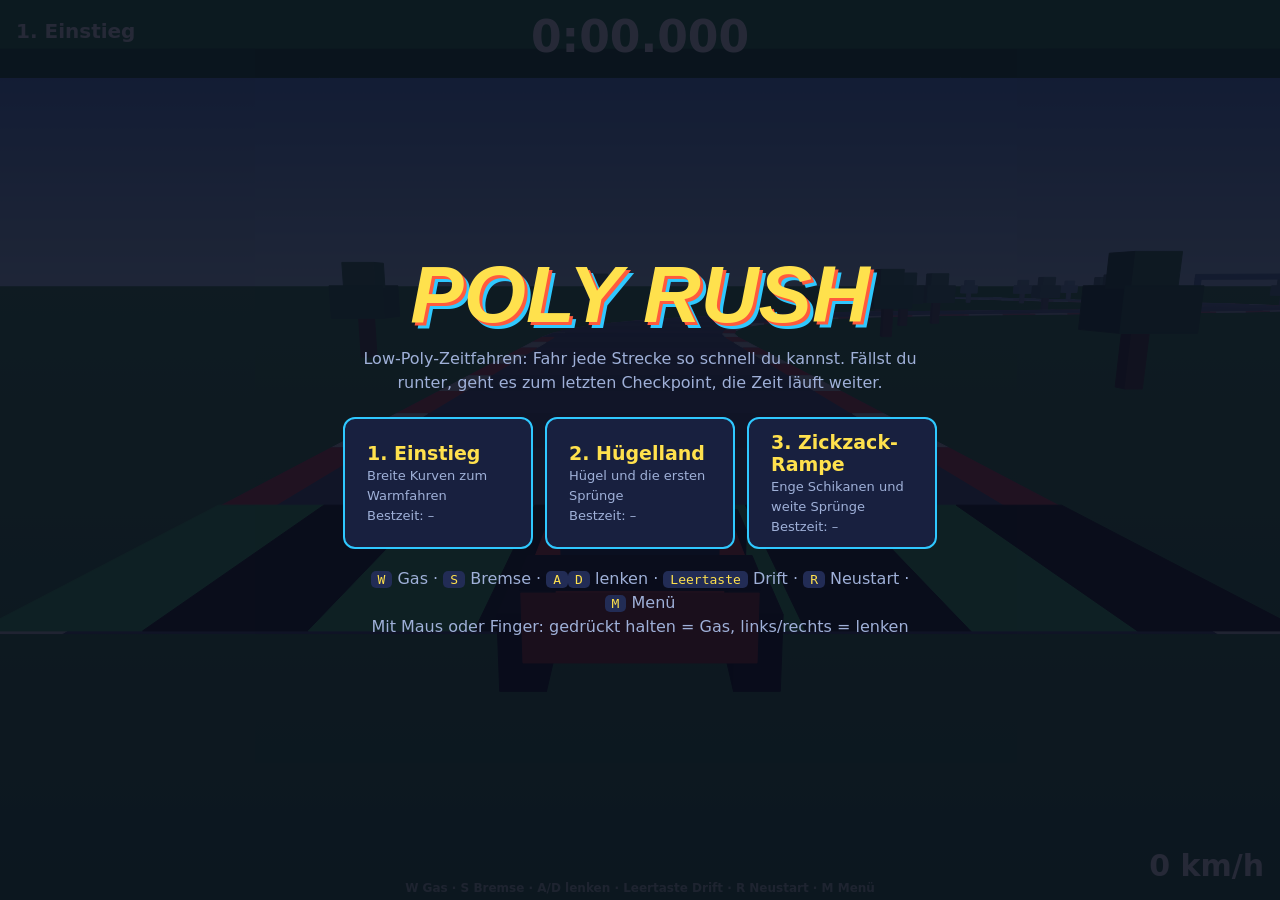
<file: games/poly-rush.html>
<!DOCTYPE html>
<html lang="de">
<head>
<meta charset="utf-8">
<meta name="viewport" content="width=device-width,initial-scale=1,viewport-fit=cover">
<title>Poly Rush</title>
<style>
:root{box-sizing:border-box;color-scheme:dark;--bg:#0b1020;--tx:#f2f6ff;--mu:#9fb0d8;padding-top:env(safe-area-inset-top,0px);padding-bottom:env(safe-area-inset-bottom,0px)}
@media (prefers-color-scheme:dark){:root:not([data-theme="light"]){--bg:#0b1020;--tx:#f2f6ff;--mu:#9fb0d8}}
:root[data-theme="dark"]{--bg:#0b1020;--tx:#f2f6ff;--mu:#9fb0d8}
html{scroll-padding-top:env(safe-area-inset-top,0px)}
*{box-sizing:border-box}
html,body{height:100%;margin:0;background:var(--bg);color:var(--tx);font-family:"Trebuchet MS",system-ui,sans-serif;overflow:hidden;user-select:none}
canvas{display:block;width:100%;height:100%;touch-action:none}
#ui{position:fixed;top:0;left:0;right:0;bottom:0;display:flex;flex-direction:column;align-items:center;justify-content:center;text-align:center;background:rgba(8,12,28,.88);padding:16px;overflow:auto}
#ui.off{display:none}
h1{font:italic 900 clamp(38px,9vw,80px)/1 Impact,"Arial Black",sans-serif;margin:0 0 6px;color:#ffe14d;text-shadow:3px 3px 0 #ff5a3d,6px 6px 0 #2fc8ff}
p{color:var(--mu);max-width:560px;line-height:1.5;margin:6px 0}
.row{display:flex;flex-wrap:wrap;gap:12px;justify-content:center;margin-top:16px}
button{font:inherit;font-weight:800;font-size:17px;border:0;border-radius:12px;background:#ffe14d;color:#0b1020;padding:12px 22px;cursor:pointer}
button:hover{background:#fff}
.lv{width:190px;background:#18203f;color:var(--tx);border:2px solid #2fc8ff;text-align:left}
.lv:hover{background:#222c55}
.lv b{display:block;font-size:19px;color:#ffe14d}
.lv span{font-size:13px;color:var(--mu);font-weight:400}
kbd{background:#222c55;border-radius:5px;padding:1px 7px;color:#ffe14d}
</style>
</head>
<body>
<canvas id="c"></canvas>
<div id="ui"></div>
<script>
window.onerror=function(m,s,l){
  var d=document.getElementById('err');
  if(!d){d=document.createElement('div');d.id='err';d.style.cssText='position:fixed;left:0;right:0;bottom:0;z-index:200;background:#b00020;color:#fff;font:13px monospace;padding:8px;white-space:pre-wrap';document.body.appendChild(d)}
  d.textContent='Fehler: '+m+' (Zeile '+l+')';
};
(function(){
var cv=document.getElementById('c'),g=cv.getContext('2d'),ui=document.getElementById('ui');
var W=800,H=600,F0=500,F=500,K={},M={x:0,y:0,d:0};
var cl=function(v,a,b){return Math.max(a,Math.min(b,v))};
var PR=Math.min(window.devicePixelRatio||1,1.5);
function rs(){W=cv.clientWidth||innerWidth||800;H=cv.clientHeight||innerHeight||600;cv.width=Math.round(W*PR);cv.height=Math.round(H*PR);g.setTransform(PR,0,0,PR,0,0);F0=Math.min(H*.9,W*1.1)}
addEventListener('resize',rs);rs();
function T(s,x,y,z,c,a){g.font='800 '+(z||20)+'px system-ui,sans-serif';g.fillStyle=c||'#fff';g.textAlign=a||'center';g.fillText(s,x,y)}

/* ---------- Mini-3D-Engine ---------- */
var E={x:0,y:0,z:0,yw:0,pt:0,q:[],fog:[150,190,235],far:260};
function rv(x,y,z){var c=Math.cos(E.yw),s=Math.sin(E.yw),a=x*c-z*s,b=x*s+z*c;c=Math.cos(E.pt);s=Math.sin(E.pt);return[a,y*c-b*s,y*s+b*c]}
function vt(x,y,z){return rv(x-E.x,y-E.y,z-E.z)}
function mc(c,l,t){var f=E.fog;return'rgb('+((c[0]*l*(1-t)+f[0]*t)|0)+','+((c[1]*l*(1-t)+f[1]*t)|0)+','+((c[2]*l*(1-t)+f[2]*t)|0)+')'}
var CR=[[-1,-1],[1,-1],[1,1],[-1,1]];
function box(x,y,z,hx,hy,hz,col,sb,ry){
  var h=[hx,hy,hz],c=[x,y,z],cs=ry?Math.cos(ry):1,sn=ry?Math.sin(ry):0;
  function R2(o){return ry?[o[0]*cs+o[2]*sn,o[1],-o[0]*sn+o[2]*cs]:o}
  for(var fi=0;fi<6;fi++){
    var a=fi>>1,s=(fi&1)?-1:1,u=(a+1)%3,w=(a+2)%3,pts=[],cx=0,cy=0,cz=0,mx=-1e9;
    for(var k=0;k<4;k++){
      var o=[0,0,0];o[a]=s*h[a];o[u]=CR[k][0]*h[u];o[w]=CR[k][1]*h[w];o=R2(o);
      var v=vt(c[0]+o[0],c[1]+o[1],c[2]+o[2]);pts.push(v);cx+=v[0];cy+=v[1];cz+=v[2];if(v[2]>mx)mx=v[2];
    }
    if(mx<.2)continue;
    cx/=4;cy/=4;cz/=4;
    var n=[0,0,0];n[a]=s;n=R2(n);var nv=rv(n[0],n[1],n[2]);
    if(nv[0]*cx+nv[1]*cy+nv[2]*cz>=0)continue;
    var l=.42+.58*Math.max(0,n[0]*.35+n[1]*.8-n[2]*.4),t=Math.min(1,Math.max(0,cz)/E.far);
    E.q.push({z:cz+(sb||0),p:pts,c:mc(col,l,t)});
  }
}
function quad(a,b,c,d,col,sb){
  var V=[a,b,c,d].map(function(p){return vt(p[0],p[1],p[2])});
  if(Math.max(V[0][2],V[1][2],V[2][2],V[3][2])<.2)return;
  var cz=(V[0][2]+V[1][2]+V[2][2]+V[3][2])/4;
  var ux=b[0]-a[0],uy=b[1]-a[1],uz=b[2]-a[2],vx=d[0]-a[0],vy=d[1]-a[1],vz=d[2]-a[2];
  var nx=uy*vz-uz*vy,ny=uz*vx-ux*vz,nz=ux*vy-uy*vx,nl=Math.hypot(nx,ny,nz)||1;
  var l=.45+.55*Math.abs((nx*.35+ny*.8-nz*.4)/nl),t=Math.min(1,Math.max(0,cz)/E.far);
  E.q.push({z:cz+(sb||0),p:V,c:mc(col,l,t)});
}
function clip(p){
  var o=[],n=.2;
  for(var i=0;i<p.length;i++){
    var a=p[i],b=p[(i+1)%p.length];
    if(a[2]>=n)o.push(a);
    if((a[2]>=n)!=(b[2]>=n)){var t=(n-a[2])/(b[2]-a[2]);o.push([a[0]+(b[0]-a[0])*t,a[1]+(b[1]-a[1])*t,n])}
  }
  return o;
}
function flush(){
  E.q.sort(function(a,b){return b.z-a.z});
  for(var i=0;i<E.q.length;i++){
    var f=E.q[i],P=clip(f.p);if(P.length<3)continue;
    g.beginPath();
    for(var j=0;j<P.length;j++){var x=W/2+P[j][0]/P[j][2]*F,y=H/2-P[j][1]/P[j][2]*F;if(j)g.lineTo(x,y);else g.moveTo(x,y)}
    g.closePath();g.fillStyle=f.c;g.fill();g.lineWidth=1;g.strokeStyle=f.c;g.stroke();
  }
  E.q.length=0;
}

/* ---------- Strecken (eigene Entwürfe) ---------- */
/* [Schritte, Gesamtdrehung in rad, Gesamthöhe, Lücke(1)] */
var LV=[
 {n:'Einstieg',d:'Breite Kurven zum Warmfahren',w:14,c:[[10,0,0],[14,1.3,0],[8,0,0],[14,-1.5,0],[10,0,0],[16,1,0],[16,-1,0],[10,0,0],[14,1.4,0],[10,0,0],[14,-1.2,0],[16,0,0],[8,0,0]]},
 {n:'Hügelland',d:'Hügel und die ersten Sprünge',w:12,c:[[10,0,0],[10,0,3],[8,0,0],[12,.8,-3],[10,0,0],[14,-1.2,0],[4,0,3],[2,0,0,1],[6,0,-1],[12,1.4,0],[8,0,2],[8,0,-2],[14,-.6,0],[3,0,3],[2,0,0,1],[8,0,-2],[14,.9,0],[16,0,0],[8,0,0]]},
 {n:'Zickzack-Rampe',d:'Enge Schikanen und weite Sprünge',w:11,c:[[10,0,0],[10,1.6,0],[8,-1.6,0],[10,1.6,0],[8,-1.6,0],[6,0,0],[4,0,3],[2,0,0,1],[8,0,-3],[12,-1.4,0],[10,1.3,0],[12,0,2.5],[4,0,0],[10,0,-2.5],[3,0,3],[3,0,0,1],[8,0,-3],[12,1.5,0],[10,-1.5,0],[16,0,0],[8,0,0]]}
];
var S=5,cur=0,P=[],N=0,TW=12,CPS=[],FIN=0;
function build(d){
  var x=0,z=0,y=0,h=0;P=[{x:x,z:z,y:y,h:h,g:0}];TW=d.w;
  d.c.forEach(function(c){
    var dh=c[1]/c[0],dy=c[2]/c[0];
    for(var k=0;k<c[0];k++){
      P[P.length-1].g=c[3]?1:0;
      h+=dh/2;x+=Math.sin(h)*S;z+=Math.cos(h)*S;h+=dh/2;y+=dy;
      P.push({x:x,z:z,y:y,h:h,g:0});
    }
  });
  N=P.length;FIN=N-8;CPS=[];
  for(var i=40;i<FIN-10;i+=40){if(!P[i].g&&!P[i-1].g&&!P[i+1].g)CPS.push(i)}
}

/* ---------- Auto & Physik ---------- */
var c,state='menu',tm=0,cd=0,cpI=0,flash=0,flashT='',best={},fin=null,camYaw=0,camY=0;
function bkey(i){return'polyrush_'+i}
function loadBest(){for(var i=0;i<LV.length;i++){try{var v=parseFloat(localStorage.getItem(bkey(i)));best[i]=v>0?v:0}catch(e){best[i]=0}}}
function saveBest(i,t){try{localStorage.setItem(bkey(i),String(t))}catch(e){}}
function fmt(t){var m=Math.floor(t/60),s=(t%60).toFixed(3);return m+':'+(parseFloat(s)<10?'0':'')+s}
function placeAt(i){var p=P[i];c.x=p.x;c.z=p.z;c.y=p.y+.2;c.h=p.h;c.vx=c.vz=c.vy=0;c.gnd=false;c.idx=i;camYaw=p.h}
function reset(){
  c={x:0,y:0,z:0,vx:0,vz:0,vy:0,h:0,gnd:false,idx:0};cpI=0;tm=0;cd=2.4;flash=0;fin=null;
  placeAt(0);camY=c.y+3.4;state='count';ui.className='off';
}
function startLevel(i){cur=i;build(LV[i]);reset()}
function look(px,pz){
  var bi=c.idx,bd=1e9,hh=null,bdd=1e9;
  for(var i=Math.max(0,c.idx-6);i<=Math.min(N-2,c.idx+14);i++){
    var a=P[i],b=P[i+1],sx=b.x-a.x,sz=b.z-a.z,l2=sx*sx+sz*sz,t=((px-a.x)*sx+(pz-a.z)*sz)/l2;
    var tt=cl(t,0,1),dx=px-(a.x+sx*tt),dz=pz-(a.z+sz*tt),dist=Math.hypot(dx,dz);
    if(dist<bd){bd=dist;bi=i}
    if(!a.g&&t>-.1&&t<1.1){
      var lat=Math.abs((px-a.x)*Math.cos(a.h)-(pz-a.z)*Math.sin(a.h));
      if(lat<=TW/2&&lat<bdd){bdd=lat;hh=a.y+(b.y-a.y)*tt}
    }
  }
  c.idx=bi;return hh;
}
function step(dt){
  var thr=(K.KeyW||K.ArrowUp||M.d)?1:0,br=(K.KeyS||K.ArrowDown)?1:0,hb=K.Space?1:0;
  var st=(K.KeyD||K.ArrowRight?1:0)-(K.KeyA||K.ArrowLeft?1:0);if(M.d)st=cl((M.x/W-.5)*3,-1,1);
  var sh=Math.sin(c.h),ch=Math.cos(c.h),vf=c.vx*sh+c.vz*ch;
  if(c.gnd){
    c.h+=st*(2.1*Math.min(1,Math.abs(vf)/10)/(1+Math.abs(vf)/70))*(vf>=0?1:-1)*dt*(hb?1.4:1);
  }else c.h+=st*.7*dt;
  sh=Math.sin(c.h);ch=Math.cos(c.h);
  vf=c.vx*sh+c.vz*ch;var vl=c.vx*ch-c.vz*sh;
  if(c.gnd){
    if(thr)vf+=(vf<0?40:Math.max(5,26*(1-vf/64)))*dt;
    if(br)vf-=(vf>0?60:18)*dt;
    vf-=vf*.1*dt;if(!thr&&!br)vf-=Math.sign(vf)*Math.min(Math.abs(vf),3*dt);
    vl*=Math.exp(-(hb?1.6:7)*dt);if(hb)vf*=Math.exp(-.5*dt);
  }
  c.vx=sh*vf+ch*vl;c.vz=ch*vf-sh*vl;
  c.x+=c.vx*dt;c.z+=c.vz*dt;
  var hh=look(c.x,c.z);
  if(c.gnd){
    if(hh!==null){c.vy=(hh-c.y)/dt;c.y=hh}else c.gnd=false;
  }
  if(!c.gnd){
    c.vy-=30*dt;c.y+=c.vy*dt;
    if(hh!==null&&c.y<=hh&&c.y>hh-1.6){c.y=hh;c.vy=0;c.gnd=true}
  }
  if(!c.gnd&&c.y<P[c.idx].y-9){placeAt(cpI);flash=1;flashT='Zurück zum Checkpoint'}
}

/* ---------- Spielzustand ---------- */
function showMenu(){
  state='menu';loadBest();
  var h='<h1>POLY RUSH</h1><p>Low-Poly-Zeitfahren: Fahr jede Strecke so schnell du kannst. Fällst du runter, geht es zum letzten Checkpoint, die Zeit läuft weiter.</p><div class="row">';
  LV.forEach(function(l,i){h+='<button class="lv" data-i="'+i+'"><b>'+(i+1)+'. '+l.n+'</b><span>'+l.d+'<br>Bestzeit: '+(best[i]?fmt(best[i]):'–')+'</span></button>'});
  h+='</div><p style="margin-top:18px"><kbd>W</kbd> Gas · <kbd>S</kbd> Bremse · <kbd>A</kbd><kbd>D</kbd> lenken · <kbd>Leertaste</kbd> Drift · <kbd>R</kbd> Neustart · <kbd>M</kbd> Menü<br>Mit Maus oder Finger: gedrückt halten = Gas, links/rechts = lenken</p>';
  ui.innerHTML=h;ui.className='';
  var b=ui.querySelectorAll('.lv');for(var i=0;i<b.length;i++)(function(e){e.onclick=function(){startLevel(+e.getAttribute('data-i'))}})(b[i]);
}
function finish(){
  state='fin';var nb=!best[cur]||tm<best[cur];if(nb){best[cur]=tm;saveBest(cur,tm)}
  fin={t:tm,nb:nb};
  ui.innerHTML='<h1>ZIEL!</h1><p style="font-size:40px;color:#fff;font-weight:800;margin:6px 0">'+fmt(tm)+'</p><p>'+(nb?'Neue Bestzeit!':'Bestzeit: '+fmt(best[cur]))+'</p><div class="row"><button id="b1">Nochmal (R)</button>'+(cur<LV.length-1?'<button id="b2">Nächste Strecke (N)</button>':'')+'<button id="b3" style="background:#18203f;color:#fff">Menü (M)</button></div>';
  ui.className='';
  document.getElementById('b1').onclick=function(){startLevel(cur)};
  var b2=document.getElementById('b2');if(b2)b2.onclick=function(){startLevel(cur+1)};
  document.getElementById('b3').onclick=showMenu;
}
function update(dt){
  if(state=='count'){cd-=dt;if(cd<=0)state='run';camFollow(dt);return}
  if(state=='fin'){c.vx*=.97;c.vz*=.97;c.x+=c.vx*dt;c.z+=c.vz*dt;camFollow(dt);return}
  if(state!='run')return;
  tm+=dt;flash=Math.max(0,flash-dt);
  var n=Math.max(1,Math.ceil(dt/.012));for(var i=0;i<n;i++)step(dt/n);
  CPS.forEach(function(q){if(c.idx>=q&&cpI<q){cpI=q;flash=1.6;flashT='Checkpoint  '+fmt(tm)}});
  if(c.idx>=FIN)finish();
  camFollow(dt);
}
function camFollow(dt){
  var d=Math.atan2(Math.sin(c.h-camYaw),Math.cos(c.h-camYaw));camYaw+=d*Math.min(1,6*dt);
  camY+=(c.y+3.4-camY)*Math.min(1,8*dt);
}

/* ---------- Zeichnen ---------- */
function hash(i){return((i*2654435761)>>>0)%100}
function draw(){
  var vf=Math.hypot(c.vx,c.vz);
  F=F0*(1+Math.min(.22,vf/230));
  var back=8+vf*.03;
  E.yw=camYaw;E.pt=-.2;E.x=c.x-Math.sin(camYaw)*back;E.z=c.z-Math.cos(camYaw)*back;E.y=camY;
  g.setTransform(PR,0,0,PR,0,0);
  var hy=H/2+F*Math.tan(E.pt);
  var gr=g.createLinearGradient(0,0,0,H);gr.addColorStop(0,'#3d7be0');gr.addColorStop(Math.max(.05,Math.min(.95,hy/H)),'#bfe3ff');gr.addColorStop(Math.max(.06,Math.min(.96,hy/H+.001)),'#3e8d52');gr.addColorStop(1,'#2a6a3c');
  g.fillStyle=gr;g.fillRect(0,0,W,H);
  var i0=Math.max(0,c.idx-6),i1=Math.min(N-2,c.idx+60);
  for(var i=i0;i<=i1;i++){
    var a=P[i],b=P[i+1],ra=[Math.cos(a.h),-Math.sin(a.h)],rb=[Math.cos(b.h),-Math.sin(b.h)],hw=TW/2;
    if(!a.g){
      var aL=[a.x-ra[0]*hw,a.y,a.z-ra[1]*hw],aR=[a.x+ra[0]*hw,a.y,a.z+ra[1]*hw],bL=[b.x-rb[0]*hw,b.y,b.z-rb[1]*hw],bR=[b.x+rb[0]*hw,b.y,b.z+rb[1]*hw];
      quad(aL,aR,bR,bL,(i%2)?[88,96,132]:[76,84,120]);
      var cc=(i%2)?[235,70,70]:[240,240,240],e=.9;
      quad(aL,[aL[0]+ra[0]*e,a.y,aL[2]+ra[1]*e],[bL[0]+rb[0]*e,b.y,bL[2]+rb[1]*e],bL,cc);
      quad([aR[0]-ra[0]*e,a.y,aR[2]-ra[1]*e],aR,bR,[bR[0]-rb[0]*e,b.y,bR[2]-rb[1]*e],cc);
    }
    var hv=hash(i);
    if(hv<32){
      var sd=hv%2?1:-1,off=hw+5+(hv%9),tx=a.x+ra[0]*sd*off,tz=a.z+ra[1]*sd*off,ty=a.y-.5;
      box(tx,ty+1.2,tz,.35,1.2,.35,[110,78,50]);box(tx,ty+3.2,tz,1.5,.9,1.5,[50,150,80]);box(tx,ty+4.7,tz,.9,.7,.9,[70,175,100]);
    }
    if(i==FIN||i==0){
      var col=i==0?[60,200,100]:[250,250,250];
      for(var q=0;q<8;q++){var u0=-hw+q*TW/8,u1=u0+TW/8,cc2=(q%2)?[20,20,20]:col;
        quad([a.x+ra[0]*u0,a.y+.03,a.z+ra[1]*u0],[a.x+ra[0]*u1,a.y+.03,a.z+ra[1]*u1],[b.x+rb[0]*u1,b.y+.03,b.z+rb[1]*u1],[b.x+rb[0]*u0,b.y+.03,b.z+rb[1]*u0],cc2)}
      box(a.x-ra[0]*(hw+1),a.y+3,a.z-ra[1]*(hw+1),.5,3,.5,[230,60,60],0,a.h);box(a.x+ra[0]*(hw+1),a.y+3,a.z+ra[1]*(hw+1),.5,3,.5,[230,60,60],0,a.h);
      box(a.x,a.y+6.2,a.z,hw+1.5,.6,.5,i==0?[60,200,100]:[240,240,240],0,a.h);
    }
  }
  CPS.forEach(function(q){
    if(q<i0||q>i1)return;var a=P[q],ra=[Math.cos(a.h),-Math.sin(a.h)],hw=TW/2,on=q<=cpI;
    var col=on?[80,230,120]:[60,160,255];
    box(a.x-ra[0]*(hw+1),a.y+2.5,a.z-ra[1]*(hw+1),.4,2.5,.4,col,0,a.h);box(a.x+ra[0]*(hw+1),a.y+2.5,a.z+ra[1]*(hw+1),.4,2.5,.4,col,0,a.h);
    box(a.x,a.y+5.2,a.z,hw+1.4,.4,.4,col,0,a.h);
  });
  // Auto
  var sh=Math.sin(c.h),ch=Math.cos(c.h);
  function L(lx,lz){return[c.x+lx*ch+lz*sh,c.z-lx*sh+lz*ch]}
  var hl=[[1,1.2],[-1,1.2],[1,-1.2],[-1,-1.2]];
  hl.forEach(function(w){var p=L(w[0],w[1]);box(p[0],c.y+.35,p[1],.2,.35,.42,[25,25,30],-4,c.h)});
  box(c.x,c.y+.7,c.z,.95,.3,1.9,[235,60,50],-4,c.h);
  var cb=L(0,-.25);box(cb[0],c.y+1.15,cb[1],.7,.28,.9,[40,60,95],-4,c.h);
  var sp=L(0,-1.7);box(sp[0],c.y+1.1,sp[1],.95,.06,.25,[30,30,35],-4,c.h);
  flush();
  // HUD
  T(fmt(tm),W/2,52,44,'#fff');
  if(best[cur])T('Bestzeit '+fmt(best[cur]),W/2,78,16,'#ffe14d');
  T((cur+1)+'. '+LV[cur].n,16,38,20,'#fff','left');
  T(Math.round(Math.hypot(c.vx,c.vz)*3.6)+' km/h',W-16,H-24,30,'#fff','right');
  if(flash>0&&state=='run'){g.globalAlpha=Math.min(1,flash);T(flashT,W/2,H*.3,26,'#7dffa0');g.globalAlpha=1}
  if(state=='count'){var n=Math.ceil(cd/.8);T(cd>.1?String(Math.min(3,n)):'LOS!',W/2,H/2,90,'#ffe14d')}
  T('W Gas · S Bremse · A/D lenken · Leertaste Drift · R Neustart · M Menü',W/2,H-8,12,'rgba(255,255,255,.7)');
}

/* ---------- Eingabe & Schleife ---------- */
addEventListener('keydown',function(e){
  var k=e.code;
  if(['Space','ArrowUp','ArrowDown','ArrowLeft','ArrowRight'].indexOf(k)>=0)e.preventDefault();
  if(e.repeat)return;
  K[k]=1;
  if(state=='menu'){var n=parseInt(e.key,10);if(n>=1&&n<=LV.length)startLevel(n-1);return}
  if(k=='KeyR')startLevel(cur);
  if(k=='KeyM'||k=='Backspace')showMenu();
  if(k=='KeyN'&&state=='fin'&&cur<LV.length-1)startLevel(cur+1);
});
addEventListener('keyup',function(e){K[e.code]=0});
addEventListener('blur',function(){for(var k in K)K[k]=0;M.d=0});
cv.addEventListener('pointerdown',function(e){M.x=e.clientX;M.y=e.clientY;M.d=1;try{window.focus()}catch(x){}});
addEventListener('pointermove',function(e){M.x=e.clientX;M.y=e.clientY});
addEventListener('pointerup',function(){M.d=0});

build(LV[0]);c={x:0,y:0,z:0,vx:0,vz:0,vy:0,h:0,gnd:true,idx:0};placeAt(0);camY=3.6;
var last=performance.now();
function loop(t){
  var dt=Math.min((t-last)/1000,.05);last=t;
  if(cv.clientWidth&&(W!==cv.clientWidth||H!==cv.clientHeight))rs();
  if(state!='menu')update(dt);
  draw();
  requestAnimationFrame(loop);
}
showMenu();requestAnimationFrame(loop);
window.__poly={K:K,start:startLevel,get:function(){return{state:state,idx:c.idx,N:N,fin:FIN,x:c.x,y:c.y,z:c.z,h:c.h,tm:tm,v:Math.hypot(c.vx,c.vz),gnd:c.gnd,cpI:cpI,tp:P[Math.min(N-1,c.idx+5)]}},LV:LV};
})();
</script>
</body>
</html>
</file>
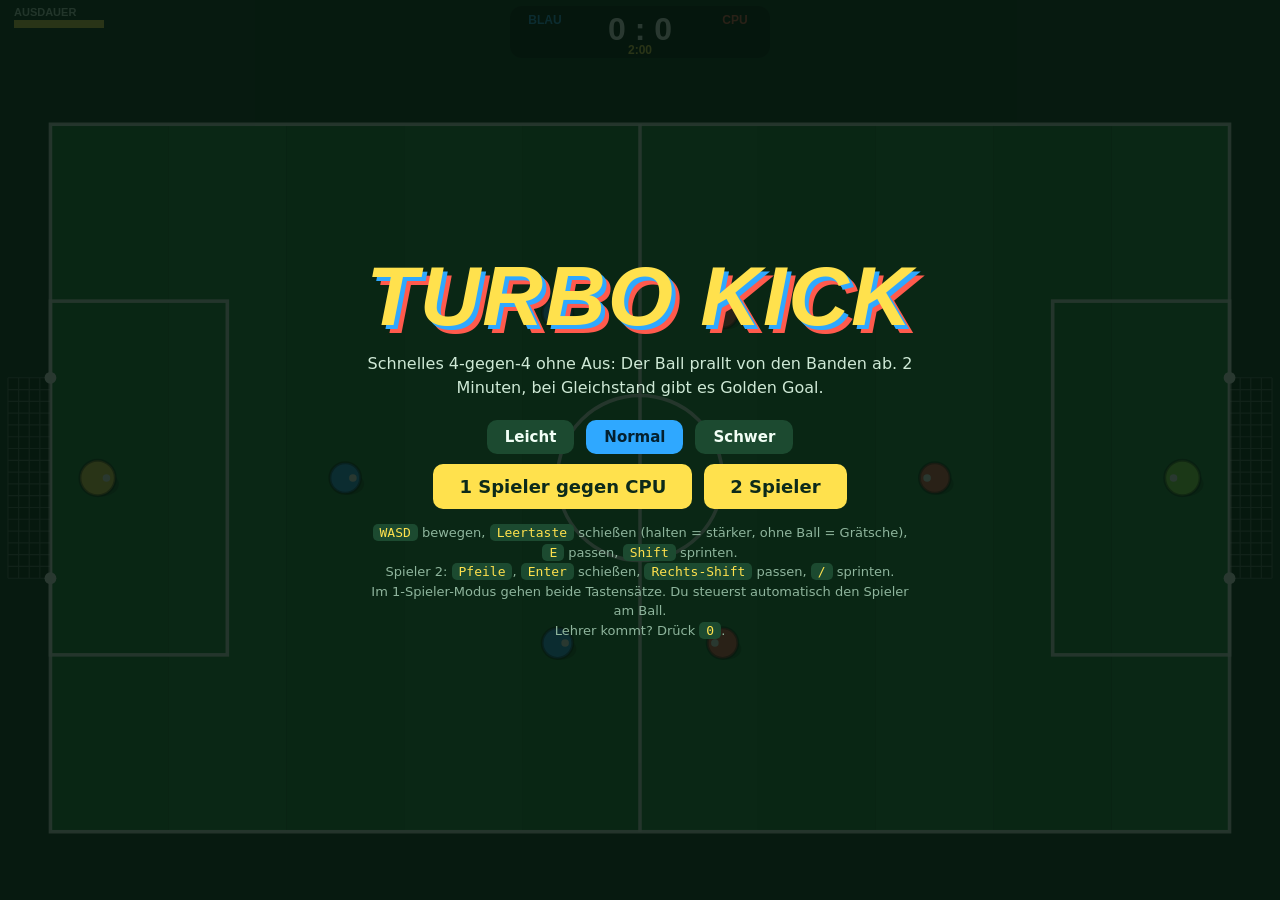
<file: games/turbo-kick.html>
<!DOCTYPE html>
<html lang="de">
<head>
<meta charset="utf-8">
<meta name="viewport" content="width=device-width,initial-scale=1">
<title>Turbo Kick</title>
<style>
:root{--bg:#0d2a1a;--yl:#ffe14d;--bl:#2fa8ff;--rd:#ff5a4d;--tx:#f2fff6}
*{box-sizing:border-box}
html,body{margin:0;height:100%;background:var(--bg);color:var(--tx);font-family:"Trebuchet MS",system-ui,sans-serif;overflow:hidden;user-select:none}
canvas{display:block;width:100%;height:100%}
#ui{position:fixed;inset:0;display:flex;align-items:center;justify-content:center;flex-direction:column;text-align:center;background:rgba(6,24,14,.86);padding:16px}
#ui.off{display:none}
h1{font:italic 900 clamp(40px,9vw,84px)/1 Impact,"Arial Black",sans-serif;margin:0 0 8px;color:var(--yl);letter-spacing:2px;text-shadow:4px 4px 0 var(--bl),8px 8px 0 var(--rd)}
h2{font:italic 900 clamp(30px,7vw,54px)/1.1 Impact,"Arial Black",sans-serif;margin:0 0 8px;color:var(--yl)}
p{max-width:560px;line-height:1.5;margin:6px 0;color:#cfe9d6}
button{font:inherit;font-weight:800;font-size:18px;color:#0d2a1a;background:var(--yl);border:0;border-radius:10px;padding:12px 26px;margin:10px 6px 0;cursor:pointer}
button:hover{background:#fff}
button:focus-visible{outline:3px solid var(--bl);outline-offset:3px}
button.o{background:#1c4a30;color:var(--tx);font-size:15px;padding:8px 18px;margin-top:14px}
button.o.sel{background:var(--bl);color:#04202f}
.hint{font-size:13px;color:#8fb59d;margin-top:14px}
kbd{background:#1c4a30;border-radius:5px;padding:1px 7px;color:var(--yl)}
#fake{position:fixed;inset:0;background:#f1f3f4;color:#202124;z-index:99;display:none;font-family:Arial,sans-serif;overflow:auto}
#fake .bar{background:#fff;border-bottom:1px solid #dadce0;padding:10px 20px;font-size:14px}
#fake .bar b{color:#1a73e8;font-size:18px}
#fake .page{background:#fff;max-width:760px;margin:20px auto;padding:56px 64px;box-shadow:0 1px 4px rgba(0,0,0,.3);min-height:900px;font-size:15px;line-height:1.7}
#fake h3{font-size:26px;margin:0 0 18px}
#fake p{color:#202124;max-width:none}
</style>
</head>
<body>
<canvas id="c"></canvas>
<div id="ui"></div>
<div id="fake">
  <div class="bar"><b>Dokumente</b> &nbsp; Referat_Industrielle_Revolution.docx &nbsp; Datei Bearbeiten Ansicht Einfügen</div>
  <div class="page">
    <h3>Die Industrielle Revolution</h3>
    <p>1. Einleitung<br>Die Industrielle Revolution begann im 18. Jahrhundert in Großbritannien und veränderte die Arbeits- und Lebenswelt grundlegend. Dampfmaschine, Eisenbahn und mechanische Webstühle ersetzten schrittweise die Handarbeit.</p>
    <p>2. Ursachen<br>Zu den wichtigsten Ursachen zählen das Bevölkerungswachstum, neue Erfindungen, verfügbare Rohstoffe wie Kohle und Eisen sowie ein wachsender Welthandel.</p>
    <p>3. Folgen<br>Städte wuchsen rasant, es entstand eine Arbeiterklasse, und soziale Fragen rückten in den Mittelpunkt der politischen Debatte.</p>
  </div>
</div>

<script>
const cv=document.getElementById('c'),ctx=cv.getContext('2d'),ui=document.getElementById('ui'),fake=document.getElementById('fake');
const PW=1000,PH=600,GH=170,GD=36,gt=PH/2-GH/2,gb=PH/2+GH/2,MATCH=120;
const D=[{spd:.82,sh:.6,gk:.72,err:.5},{spd:.95,sh:1,gk:.95,err:.25},{spd:1.06,sh:1.5,gk:1.15,err:.1}];
const MAP=[
 {u:['KeyW'],d:['KeyS'],l:['KeyA'],r:['KeyD'],sh:['Space'],ps:['KeyE'],sp:['ShiftLeft','KeyQ']},
 {u:['ArrowUp'],d:['ArrowDown'],l:['ArrowLeft'],r:['ArrowRight'],sh:['Enter'],ps:['ShiftRight'],sp:['Slash']}];
const COL=['#2fa8ff','#ff5a4d'],GKC=['#ffe14d','#9cff4d'],NAME=['BLAU','ROT'];
let W,H,dpr,sc,ox,oy;
let state='menu',mode=1,dl=1,paused=false,score=[0,0],time=MATCH,golden=false,stateT=0,koTeam=0;
let TM=[[],[]],P=[],ball,hs=[],chaser=[null,null],parts=[],trail=[],gscorer=0;
const down={};

function rs(){
  dpr=Math.min(devicePixelRatio||1,2);W=innerWidth;H=innerHeight;cv.width=W*dpr;cv.height=H*dpr;
  const top=64;sc=Math.min((W-16)/(PW+2*GD),(H-top-8)/PH);ox=(W-PW*sc)/2;oy=top+(H-top-8-PH*sc)/2;
}
addEventListener('resize',rs);rs();

const rnd=(a,b)=>a+Math.random()*(b-a),clamp=(v,a,b)=>Math.max(a,Math.min(b,v)),dist=(a,b)=>Math.hypot(a.x-b.x,a.y-b.y);
const fmt=s=>{const n=Math.ceil(s);return Math.floor(n/60)+':'+String(n%60).padStart(2,'0')};

/* ---------- Setup ---------- */
function setup(){
  const F=[[40,300],[250,300],[430,160],[430,440]];
  TM=[[],[]];
  for(let t=0;t<2;t++)for(let i=0;i<4;i++){
    const hx=t?PW-F[i][0]:F[i][0];
    TM[t].push({t,i,gk:i==0,x:hx,y:F[i][1],hx,hy:F[i][1],vx:0,vy:0,fx:t?-1:1,fy:0,kcd:0,sl:0,slcd:0,r:i?13:15,hold:0});
  }
  P=[...TM[0],...TM[1]];
  ball={x:PW/2,y:PH/2,vx:0,vy:0,r:8,lt:0};
  hs=[{t:0,m:0,p:null,ch:0,charging:false,st:1,ax:1,ay:0}];
  if(mode==2)hs.push({t:1,m:1,p:null,ch:0,charging:false,st:1,ax:-1,ay:0});
  score=[0,0];time=MATCH;golden=false;parts=[];trail=[];
}
function kickoff(team){
  for(const p of P){p.x=p.hx;p.y=p.hy;p.vx=p.vy=0;p.kcd=0;p.sl=0;p.hold=0;p.fx=p.t?-1:1;p.fy=0}
  const k=TM[team][1];k.x=PW/2+(team?30:-30);k.y=PH/2;
  ball.x=PW/2;ball.y=PH/2;ball.vx=ball.vy=0;ball.lt=team;trail=[];
  for(const h of hs){h.p=null;h.charging=false}
  state='kick';stateT=1.5;
}

/* ---------- Menü ---------- */
function show(h){ui.innerHTML=h;ui.classList.remove('off')}
function menu(){
  state='menu';
  show(`<h1>TURBO KICK</h1>
  <p>Schnelles 4-gegen-4 ohne Aus: Der Ball prallt von den Banden ab. 2 Minuten, bei Gleichstand gibt es Golden Goal.</p>
  <div>${['Leicht','Normal','Schwer'].map((n,i)=>`<button class="o ${i==dl?'sel':''}" data-d="${i}">${n}</button>`).join('')}</div>
  <div><button id="p1">1 Spieler gegen CPU</button><button id="p2">2 Spieler</button></div>
  <p class="hint"><kbd>WASD</kbd> bewegen, <kbd>Leertaste</kbd> schießen (halten = stärker, ohne Ball = Grätsche), <kbd>E</kbd> passen, <kbd>Shift</kbd> sprinten.<br>
  Spieler 2: <kbd>Pfeile</kbd>, <kbd>Enter</kbd> schießen, <kbd>Rechts-Shift</kbd> passen, <kbd>/</kbd> sprinten.<br>
  Im 1-Spieler-Modus gehen beide Tastensätze. Du steuerst automatisch den Spieler am Ball.<br>
  Lehrer kommt? Drück <kbd>0</kbd>.</p>`);
  ui.querySelectorAll('.o').forEach(b=>b.onclick=()=>{dl=+b.dataset.d;menu()});
  document.getElementById('p1').onclick=()=>begin(1);
  document.getElementById('p2').onclick=()=>begin(2);
}
function begin(m){mode=m;setup();ui.classList.add('off');kickoff(0)}
function endGame(){
  state='end';
  const w=score[0]>score[1]?0:1;
  const txt=mode==1?(w==0?'Du gewinnst!':'Die CPU gewinnt'):NAME[w]+' gewinnt!';
  show(`<h2>${txt}</h2><p style="font-size:34px;color:#fff;font-weight:800">${score[0]} : ${score[1]}</p>
  <div><button id="re">Revanche</button><button class="o" id="mn">Menü</button></div>`);
  document.getElementById('re').onclick=()=>begin(mode);
  document.getElementById('mn').onclick=menu;
}

/* ---------- Eingabe ---------- */
function sets(h){return mode==1?MAP:[MAP[hs[h].m]]}
function held(h,a){return sets(h).some(m=>m[a].some(c=>down[c]))}
function actFor(code){
  const r=[];
  for(let h=0;h<hs.length;h++)for(const m of sets(h))for(const a in m)if(m[a].includes(code))r.push([h,a]);
  return r;
}
function bossToggle(){paused=!paused;fake.style.display=paused?'block':'none';document.title=paused?'Notentabelle - Dokumente':'Turbo Kick'}
addEventListener('keydown',e=>{
  if(e.code==='Digit0'||e.code==='Numpad0'){bossToggle();return}
  if(['Space','ArrowUp','ArrowDown','ArrowLeft','ArrowRight','Slash'].includes(e.code))e.preventDefault();
  if(e.repeat)return;
  down[e.code]=true;
  if(state==='play')for(const [h,a] of actFor(e.code)){if(a==='sh')shDown(h);if(a==='ps')passKey(h)}
});
addEventListener('keyup',e=>{
  down[e.code]=false;
  if(state==='play')for(const [h,a] of actFor(e.code))if(a==='sh')shUp(h);
});
addEventListener('blur',()=>{for(const k in down)down[k]=false});

/* ---------- Aktionen ---------- */
function kick(p,dx,dy,pw){
  const l=Math.hypot(dx,dy)||1;dx/=l;dy/=l;
  ball.vx=dx*pw+p.vx*.2;ball.vy=dy*pw+p.vy*.2;
  ball.x=p.x+dx*(p.r+ball.r+2);ball.y=p.y+dy*(p.r+ball.r+2);
  p.kcd=.28;ball.lt=p.t;
}
function bestPass(p,ax,ay,hum){
  let best=null,bs=-9;const am=Math.hypot(ax,ay)||1;ax/=am;ay/=am;
  for(const q of TM[p.t]){
    if(q===p||q.gk)continue;
    const vx=q.x-p.x,vy=q.y-p.y,d=Math.hypot(vx,vy);
    if(d<70||d>560)continue;
    const c=(vx*ax+vy*ay)/d;if(c<(hum?.45:.1))continue;
    let s=c*2-d/700;if(!hum)s+=(q.x-p.x)*(p.t?-1:1)/500;
    if(s>bs){bs=s;best=q}
  }
  return best;
}
function passTo(p,q){const d=dist(p,q);kick(p,q.x+q.vx*.3-p.x,q.y+q.vy*.3-p.y,clamp(d*1.7+170,320,760))}
function aimShot(p,ax,ay){
  const gx=p.t?0:PW,dx=gx-p.x,sg=p.t?-1:1;
  if(ax*sg>.2&&Math.abs(dx)<480){
    const yh=p.y+ay*(dx/ax);
    if(yh>gt-70&&yh<gb+70)return[dx,clamp(yh,gt+24,gb-24)-p.y];
  }
  return[ax,ay];
}
function shDown(h){
  const H=hs[h],p=H.p;if(!p)return;
  if(dist(p,ball)<p.r+ball.r+14){H.charging=true;H.ch=0}
  else if(p.slcd<=0){p.sl=.28;p.slcd=1}
}
function shUp(h){
  const H=hs[h],p=H.p;if(!H.charging)return;H.charging=false;
  if(!p||dist(p,ball)>p.r+ball.r+18)return;
  const [dx,dy]=aimShot(p,H.ax,H.ay);
  kick(p,dx,dy,340+560*Math.min(1,H.ch/.9));
}
function passKey(h){
  const H=hs[h],p=H.p;if(!p||dist(p,ball)>p.r+ball.r+18)return;
  const q=bestPass(p,H.ax,H.ay,true);
  if(q){passTo(p,q);H.p=q}else kick(p,H.ax,H.ay,420);
}

/* ---------- Steuerung / KI ---------- */
function pick(H){
  if(H.charging||(H.p&&H.p.sl>0))return;
  let best=null,bd=1e9;
  for(const q of TM[H.t]){if(q.gk)continue;const d=dist(q,ball);if(d<bd){bd=d;best=q}}
  if(!H.p||H.p.gk||(best!==H.p&&dist(H.p,ball)-bd>28))H.p=best;
}
function humanMove(H,h,dt){
  const p=H.p;
  let dx=(held(h,'r')?1:0)-(held(h,'l')?1:0),dy=(held(h,'d')?1:0)-(held(h,'u')?1:0);
  const m=Math.hypot(dx,dy);
  if(m){dx/=m;dy/=m;p.fx=dx;p.fy=dy}
  H.ax=m?dx:p.fx;H.ay=m?dy:p.fy;
  let sp=175;
  if(held(h,'sp')&&m&&H.st>.02){sp=250;H.st=Math.max(0,H.st-dt*.5)}else H.st=Math.min(1,H.st+dt*.3);
  if(H.charging)H.ch+=dt;
  if(p.sl>0){const k=190+240*p.sl/.28;p.vx=p.fx*k;p.vy=p.fy*k}
  else{const a=Math.min(1,9*dt);p.vx+=(dx*sp-p.vx)*a;p.vy+=(dy*sp-p.vy)*a}
}
function goTo(p,tx,ty,sp,dt){
  const dx=tx-p.x,dy=ty-p.y,d=Math.hypot(dx,dy);let vx=0,vy=0;
  if(d>6){const s=Math.min(sp,d*6);vx=dx/d*s;vy=dy/d*s;p.fx=dx/d;p.fy=dy/d}
  const a=Math.min(1,8*dt);p.vx+=(vx-p.vx)*a;p.vy+=(vy-p.vy)*a;
}
function nearestOpp(p){let d=1e9;for(const o of TM[1-p.t]){const k=dist(p,o);if(k<d)d=k}return d}
function aiOut(p,dt){
  const t=p.t,dir=t?-1:1,gx=t?0:PW,df=D[dl],d=dist(p,ball);
  if(p===chaser[t]){
    if(d<p.r+ball.r+11){
      const dg=Math.hypot(gx-p.x,PH/2-p.y);
      if(dg<340&&p.kcd<=0&&Math.random()<dt*4*df.sh){
        const kp=TM[1-t][0],cy=PH/2+(kp.y<PH/2?1:-1)*GH*.32+(Math.random()-.5)*GH*df.err*2.4;
        kick(p,gx-p.x,cy-p.y,620+Math.random()*130);
      }else if(p.kcd<=0&&nearestOpp(p)<62&&Math.random()<dt*3){
        const q=bestPass(p,dir,0,false);if(q)passTo(p,q);
      }else goTo(p,gx,PH/2+(p.y-PH/2)*.4,175*df.spd,dt);
    }else goTo(p,ball.x+ball.vx*.25,ball.y+ball.vy*.25,205*df.spd,dt);
  }else{
    const pu=ball.lt===t?1:0;
    goTo(p,clamp(p.hx+(ball.x-PW/2)*.42+dir*pu*70,40,PW-40),clamp(p.hy+(ball.y-PH/2)*.4,40,PH-40),150*df.spd,dt);
  }
}
function aiGK(p,dt){
  const t=p.t,dir=t?-1:1,gl=t?PW:0,df=D[dl],bd=dist(p,ball);
  let tx=gl+dir*30,ty=clamp(ball.y,gt+14,gb-14);
  if(ball.vx*dir<-60){const k=(tx-ball.x)/ball.vx;if(k>0&&k<1.5)ty=clamp(ball.y+ball.vy*k,gt+14,gb-14)}
  if(Math.abs(ball.x-gl)<200&&ball.y>gt-40&&ball.y<gb+40&&Math.hypot(ball.vx,ball.vy)<300&&bd<200){tx=ball.x;ty=ball.y}
  tx=clamp(tx,t?PW-150:14,t?PW-14:150);
  goTo(p,tx,ty,215*df.gk,dt);
  if(bd<p.r+ball.r+10&&p.kcd<=0){p.hold+=dt;if(p.hold>.35){p.hold=0;kick(p,dir,(Math.random()-.5)*1.4,560)}}else p.hold=0;
}

/* ---------- Physik ---------- */
function touch(p){
  if(p.kcd>0)return;
  const dx=ball.x-p.x,dy=ball.y-p.y,d=Math.hypot(dx,dy),md=p.r+ball.r;
  if(d>=md||d===0)return;
  const nx=dx/d,ny=dy/d;
  ball.x=p.x+nx*md;ball.y=p.y+ny*md;
  const pn=p.vx*nx+p.vy*ny,bn=ball.vx*nx+ball.vy*ny,want=Math.max(pn*1.2+25,bn);
  ball.vx+=(want-bn)*nx+(p.vx-ball.vx)*.12;ball.vy+=(want-bn)*ny+(p.vy-ball.vy)*.12;
  ball.lt=p.t;
}
function ballStep(dt){
  ball.x+=ball.vx*dt;ball.y+=ball.vy*dt;
  const k=Math.exp(-1.05*dt);ball.vx*=k;ball.vy*=k;
  const sp=Math.hypot(ball.vx,ball.vy);
  if(sp>950){ball.vx*=950/sp;ball.vy*=950/sp}
  if(sp<6)ball.vx=ball.vy=0;
  const r=ball.r;
  if(ball.y<r){ball.y=r;ball.vy=Math.abs(ball.vy)*.8}
  if(ball.y>PH-r){ball.y=PH-r;ball.vy=-Math.abs(ball.vy)*.8}
  const inG=ball.y>gt+r*.4&&ball.y<gb-r*.4;
  if(!inG){
    if(ball.x<r){ball.x=r;ball.vx=Math.abs(ball.vx)*.8}
    if(ball.x>PW-r){ball.x=PW-r;ball.vx=-Math.abs(ball.vx)*.8}
  }else{
    if(ball.x<-GD+r){ball.x=-GD+r;ball.vx=Math.abs(ball.vx)*.4}
    if(ball.x>PW+GD-r){ball.x=PW+GD-r;ball.vx=-Math.abs(ball.vx)*.4}
    if(ball.x<r||ball.x>PW-r){
      if(ball.y<gt+r){ball.y=gt+r;ball.vy=Math.abs(ball.vy)*.5}
      if(ball.y>gb-r){ball.y=gb-r;ball.vy=-Math.abs(ball.vy)*.5}
    }
  }
  if(sp>380){trail.push({x:ball.x,y:ball.y});if(trail.length>8)trail.shift()}else if(trail.length)trail.shift();
}
function goal(t){
  score[t]++;gscorer=t;state='goal';stateT=2.4;koTeam=1-t;
  for(let i=0;i<130;i++)parts.push({x:rnd(0,PW),y:rnd(-120,0),vx:rnd(-50,50),vy:rnd(60,260),l:rnd(2,3.4),c:['#ffe14d','#2fa8ff','#ff5a4d','#fff','#9cff4d'][i%5]});
}

function update(dt){
  for(const q of parts){q.x+=q.vx*dt;q.y+=q.vy*dt;q.l-=dt}
  parts=parts.filter(q=>q.l>0);
  if(state==='menu'||state==='end')return;
  if(state==='kick'){stateT-=dt;if(stateT<=0)state='play';return}
  if(state==='goal'){
    stateT-=dt;ballStep(dt);
    for(const p of P){p.vx*=.9;p.vy*=.9;p.x+=p.vx*dt;p.y+=p.vy*dt}
    if(stateT<=0){if(golden||(time<=0&&score[0]!==score[1]))endGame();else kickoff(koTeam)}
    return;
  }
  // play
  if(time>0){time-=dt;if(time<=0){time=0;if(score[0]!==score[1]){endGame();return}golden=true}}
  for(const h of hs)pick(h);
  for(let t=0;t<2;t++){
    const hp=hs.find(h=>h.t===t),hpp=hp&&hp.p;let b=null,bd=1e9;
    for(const q of TM[t]){if(q.gk||q===hpp)continue;const d=dist(q,ball);if(d<bd){bd=d;b=q}}
    chaser[t]=(hpp&&dist(hpp,ball)<bd-20)?null:b;
  }
  for(const p of P){
    p.kcd-=dt;p.slcd-=dt;if(p.sl>0)p.sl-=dt;
    const hi=hs.findIndex(h=>h.p===p);
    if(hi>=0)humanMove(hs[hi],hi,dt);else if(p.gk)aiGK(p,dt);else aiOut(p,dt);
    p.x=clamp(p.x+p.vx*dt,p.r,PW-p.r);p.y=clamp(p.y+p.vy*dt,p.r,PH-p.r);
  }
  for(let i=0;i<P.length;i++)for(let j=i+1;j<P.length;j++){
    const a=P[i],b=P[j],dx=b.x-a.x,dy=b.y-a.y,d=Math.hypot(dx,dy),md=a.r+b.r;
    if(d<md&&d>0){const k=(md-d)/2/d;a.x-=dx*k;a.y-=dy*k;b.x+=dx*k;b.y+=dy*k}
  }
  for(const p of P)touch(p);
  ballStep(dt);
  if(ball.y>gt&&ball.y<gb){if(ball.x<0)goal(1);else if(ball.x>PW)goal(0)}
}

/* ---------- Zeichnen ---------- */
function draw(){
  ctx.setTransform(dpr,0,0,dpr,0,0);
  ctx.fillStyle='#0d2a1a';ctx.fillRect(0,0,W,H);
  if(!ball)return;
  ctx.setTransform(dpr*sc,0,0,dpr*sc,ox*dpr,oy*dpr);
  for(let i=0;i<10;i++){ctx.fillStyle=i%2?'#238a40':'#1f7d39';ctx.fillRect(i*PW/10,0,PW/10,PH)}
  ctx.strokeStyle='rgba(255,255,255,.85)';ctx.lineWidth=3;
  ctx.strokeRect(0,0,PW,PH);
  ctx.beginPath();ctx.moveTo(PW/2,0);ctx.lineTo(PW/2,PH);ctx.stroke();
  ctx.beginPath();ctx.arc(PW/2,PH/2,70,0,6.283);ctx.stroke();
  ctx.strokeRect(0,150,150,300);ctx.strokeRect(PW-150,150,150,300);
  for(const s of[0,1]){
    const x=s?PW:-GD;
    ctx.fillStyle='rgba(0,0,0,.35)';ctx.fillRect(x,gt,GD,GH);
    ctx.strokeStyle='rgba(255,255,255,.3)';ctx.lineWidth=1;
    ctx.beginPath();
    for(let k=0;k<=GD;k+=9){ctx.moveTo(x+k,gt);ctx.lineTo(x+k,gb)}
    for(let k=0;k<=GH;k+=10){ctx.moveTo(x,gt+k);ctx.lineTo(x+GD,gt+k)}
    ctx.stroke();
    ctx.fillStyle='#fff';
    for(const y of[gt,gb]){ctx.beginPath();ctx.arc(s?PW:0,y,5,0,6.283);ctx.fill()}
  }
  // Schatten und Spieler
  for(const p of P){
    ctx.fillStyle='rgba(0,0,0,.28)';ctx.beginPath();ctx.ellipse(p.x+3,p.y+5,p.r,p.r*.7,0,0,6.283);ctx.fill();
  }
  for(const p of P){
    ctx.fillStyle=p.gk?GKC[p.t]:COL[p.t];
    ctx.beginPath();ctx.arc(p.x,p.y,p.r,0,6.283);ctx.fill();
    ctx.strokeStyle=p.sl>0?'#fff':'rgba(0,0,0,.45)';ctx.lineWidth=2.5;ctx.stroke();
    ctx.fillStyle='#fff';ctx.beginPath();ctx.arc(p.x+p.fx*p.r*.5,p.y+p.fy*p.r*.5,3.2,0,6.283);ctx.fill();
  }
  hs.forEach((h,i)=>{
    const p=h.p;if(!p)return;
    ctx.strokeStyle='#fff';ctx.lineWidth=2.5;ctx.setLineDash([6,5]);
    ctx.beginPath();ctx.arc(p.x,p.y,p.r+7,performance.now()/400,performance.now()/400+6.283);ctx.stroke();ctx.setLineDash([]);
    ctx.fillStyle='#fff';ctx.font='800 14px Trebuchet MS,sans-serif';ctx.textAlign='center';
    ctx.fillText(mode==1?'DU':'P'+(i+1),p.x,p.y-p.r-12);
    if(h.charging){
      ctx.fillStyle='rgba(0,0,0,.5)';ctx.fillRect(p.x-20,p.y+p.r+8,40,6);
      ctx.fillStyle='#ffe14d';ctx.fillRect(p.x-20,p.y+p.r+8,40*Math.min(1,h.ch/.9),6);
    }
  });
  // Ball
  trail.forEach((t,i)=>{ctx.fillStyle=`rgba(255,255,255,${i/trail.length*.35})`;ctx.beginPath();ctx.arc(t.x,t.y,ball.r*(.4+i/trail.length*.5),0,6.283);ctx.fill()});
  ctx.fillStyle='rgba(0,0,0,.3)';ctx.beginPath();ctx.ellipse(ball.x+2,ball.y+4,ball.r,ball.r*.6,0,0,6.283);ctx.fill();
  ctx.fillStyle='#fff';ctx.beginPath();ctx.arc(ball.x,ball.y,ball.r,0,6.283);ctx.fill();
  ctx.strokeStyle='#222';ctx.lineWidth=1.5;ctx.stroke();
  const a=ball.x/12+ball.y/12;
  ctx.fillStyle='#222';ctx.beginPath();ctx.arc(ball.x+Math.cos(a)*3.5,ball.y+Math.sin(a)*3.5,2.6,0,6.283);ctx.fill();
  for(const q of parts){ctx.fillStyle=q.c;ctx.fillRect(q.x,q.y,7,4)}

  // HUD
  ctx.setTransform(dpr,0,0,dpr,0,0);
  const cx=W/2;ctx.textAlign='center';
  ctx.fillStyle='rgba(0,0,0,.6)';ctx.beginPath();ctx.roundRect(cx-130,6,260,52,12);ctx.fill();
  ctx.fillStyle='#fff';ctx.font='900 32px Impact,sans-serif';ctx.fillText(score[0]+' : '+score[1],cx,40);
  ctx.font='700 12px Trebuchet MS,sans-serif';
  ctx.fillStyle=COL[0];ctx.fillText(NAME[0],cx-95,24);
  ctx.fillStyle=COL[1];ctx.fillText(mode==1?'CPU':NAME[1],cx+95,24);
  ctx.fillStyle='#ffe14d';ctx.fillText(golden?'GOLDEN GOAL':fmt(time),cx,54);
  hs.forEach(h=>{
    const x=h.t?W-14-90:14;
    ctx.textAlign='left';ctx.fillStyle='#cfe9d6';ctx.font='700 11px Trebuchet MS,sans-serif';ctx.fillText('AUSDAUER',x,16);
    ctx.fillStyle='rgba(0,0,0,.5)';ctx.fillRect(x,20,90,8);
    ctx.fillStyle=h.st<.2?'#ff5a4d':'#ffe14d';ctx.fillRect(x,20,90*h.st,8);
  });
  ctx.textAlign='center';
  if(state==='kick'){
    ctx.fillStyle='#fff';ctx.font='italic 900 56px Impact,sans-serif';
    ctx.fillText(stateT>.5?'BEREIT?':'ANSTOSS!',cx,H/2);
  }
  if(state==='goal'){
    const k=Math.min(1,(2.4-stateT)*5),s=.6+.4*k;
    ctx.save();ctx.translate(cx,H/2);ctx.scale(s,s);
    ctx.font='italic 900 120px Impact,sans-serif';ctx.lineWidth=10;ctx.strokeStyle='#0a2a14';ctx.strokeText('TOOOR!',0,0);
    ctx.fillStyle='#ffe14d';ctx.fillText('TOOOR!',0,0);
    ctx.font='900 34px Impact,sans-serif';ctx.fillStyle=COL[gscorer];ctx.strokeText(mode==1&&gscorer==1?'CPU':NAME[gscorer],0,44);ctx.fillText(mode==1&&gscorer==1?'CPU':NAME[gscorer],0,44);
    ctx.restore();
  }
}

let last=performance.now();
function loop(t){
  const dt=Math.min((t-last)/1000,.05);last=t;
  if(!paused)update(dt);
  draw();requestAnimationFrame(loop);
}
setup();menu();requestAnimationFrame(loop);
</script>
</body>
</html>
</file>
<file: style.css>
:root{--bg:#10131b;--panel:#191e2a;--panel2:#222a39;--text:#f5f7fb;--muted:#a7b0c2;--accent:#a6ff4d;--line:#30394b}
*{box-sizing:border-box}body{margin:0;background:radial-gradient(ellipse at 15% -10%,#25344a 0,transparent 42%),var(--bg);color:var(--text);font:15px system-ui,-apple-system,Segoe UI,Roboto,sans-serif}
button,input{font:inherit}button{cursor:pointer;color:inherit}.top{position:sticky;top:0;z-index:5;background:#10131beF;backdrop-filter:blur(14px);border-bottom:1px solid var(--line);padding:12px max(16px,calc((100vw - 1180px)/2));display:flex;align-items:center;gap:14px}
.logo{font-size:21px;font-weight:900;letter-spacing:-1px;white-space:nowrap}.logo span{color:var(--accent)}.search{flex:1;max-width:570px;margin:auto}.search input{width:100%;background:var(--panel);border:1px solid var(--line);border-radius:13px;padding:12px 15px;color:var(--text);outline:none}.search input:focus{border-color:var(--accent)}.pill{border:1px solid var(--line);background:var(--panel);padding:10px 13px;border-radius:12px}
main{max-width:1180px;margin:auto;padding:26px 18px 60px}.hero{padding:26px;border:1px solid #43503b;border-radius:22px;background:linear-gradient(115deg,#283a2a,#1a2630 65%,#25253a);margin-bottom:25px}.hero h1{font-size:clamp(26px,5vw,42px);margin:0 0 7px;letter-spacing:-1.5px}.hero p{color:#c5d0c2;margin:0}.tabs{display:flex;gap:8px;overflow:auto;padding:3px 0 16px}.tab{white-space:nowrap;border:1px solid var(--line);background:var(--panel);padding:9px 14px;border-radius:999px;color:var(--muted)}.tab.active{background:var(--accent);border-color:var(--accent);color:#15200d;font-weight:800}
.sectionhead{display:flex;align-items:center;justify-content:space-between;margin:16px 0 13px}.sectionhead h2{font-size:19px;margin:0}.muted{color:var(--muted);font-size:13px}.grid{display:grid;grid-template-columns:repeat(auto-fill,minmax(155px,1fr));gap:13px}.game{border:1px solid var(--line);background:var(--panel);border-radius:17px;overflow:hidden;min-width:0;transition:.16s}.game:active{transform:scale(.98)}.art{height:112px;display:grid;place-items:center;font-size:48px;background:linear-gradient(135deg,var(--c1),var(--c2));position:relative}.art small{position:absolute;bottom:7px;left:9px;font-size:10px;color:#fff;background:#0007;padding:3px 7px;border-radius:8px}.gbody{padding:11px}.gtitle{font-weight:750;white-space:nowrap;overflow:hidden;text-overflow:ellipsis}.gmeta{font-size:12px;color:var(--muted);margin-top:3px}.gfoot{display:flex;justify-content:space-between;align-items:center;margin-top:10px}.play{background:var(--accent);color:#17210f;border:0;border-radius:9px;padding:7px 12px;font-weight:800}.fav{background:none;border:0;font-size:20px;color:#aeb7c8;padding:2px}.fav.on{color:#ffd65a}.empty{padding:30px;text-align:center;color:var(--muted);border:1px dashed var(--line);border-radius:16px}
.overlay{position:fixed;inset:0;background:#080a0fF2;z-index:10;display:none;flex-direction:column;padding:12px}.overlay.open{display:flex}.bar{display:flex;align-items:center;gap:10px;max-width:1050px;width:100%;margin:0 auto 12px}.bar strong{flex:1;font-size:18px}.stage{width:100%;max-width:1050px;flex:1;min-height:0;margin:auto;background:#151b26;border:1px solid var(--line);border-radius:18px;display:grid;place-items:center;overflow:auto;padding:12px}.close{background:var(--panel2);border:1px solid var(--line);border-radius:10px;padding:9px 13px}.gamebox{width:min(100%,700px);text-align:center}.gamebox h2{margin:4px}.gamebox p{color:var(--muted)}canvas{display:block;max-width:100%;height:auto;margin:12px auto;background:#090d14;border:1px solid #39445a;border-radius:10px;touch-action:none}.controls{display:flex;justify-content:center;gap:9px;flex-wrap:wrap;margin:10px}.controls button,.bigbtn{border:1px solid var(--line);background:var(--panel2);border-radius:10px;padding:10px 15px}.bigbtn{background:var(--accent);color:#14200c;font-weight:850;border:0}.board{display:grid;gap:7px;margin:14px auto;max-width:360px}.cell{aspect-ratio:1;background:#30394b;border:0;border-radius:9px;font-size:clamp(18px,5vw,30px);font-weight:850}.status{font-weight:800;color:var(--accent);min-height:25px}.footer{text-align:center;color:var(--muted);font-size:12px;margin-top:36px}
@media(max-width:560px){.top{gap:8px;padding:10px}.logo{font-size:18px}.pill{padding:9px}.hero{padding:20px}.grid{grid-template-columns:repeat(2,minmax(0,1fr))}.art{height:105px}}
.pill.red{background:#3a1519;border-color:#7a2a33;color:#ff8a96;font-weight:800;white-space:nowrap}
.stage.frame{padding:0;display:block;overflow:hidden}.stage iframe{width:100%;height:100%;border:0;display:block;background:#000;border-radius:18px}
#recentBox .grid{margin-bottom:8px}
#fake{position:fixed;top:0;left:0;right:0;bottom:0;background:#f1f3f4;color:#202124;z-index:99998;display:none;font-family:Arial,sans-serif;overflow:auto}
#fake .bar{background:#fff;border-bottom:1px solid #dadce0;padding:10px 20px;font-size:14px}#fake .bar b{color:#1a73e8;font-size:18px}
#fake .page{background:#fff;max-width:760px;margin:20px auto;padding:56px 64px;box-shadow:0 1px 4px rgba(0,0,0,.3);min-height:900px;font-size:15px;line-height:1.7}
#fake h3{font-size:26px;margin:0 0 18px}#fake p{margin:0 0 14px;color:#202124}
#pplock{position:fixed;top:0;left:0;right:0;bottom:0;z-index:100000;background:#10131b;display:flex;align-items:center;justify-content:center;text-align:center;overflow:auto}
.lkbox{padding:20px}.lkt{font-size:34px;font-weight:900;letter-spacing:-1px;margin-bottom:6px}.lkt span{color:var(--accent)}
.lkp{color:var(--muted);margin-bottom:10px}#lkd{font-size:32px;letter-spacing:12px;margin:10px 0 14px;color:var(--accent)}
#lkpad{display:grid;grid-template-columns:repeat(3,74px);gap:10px;justify-content:center}
#lkpad button{height:60px;font-size:24px;font-weight:800;border-radius:14px;background:var(--panel);border:1px solid var(--line)}#lkpad button:active{background:var(--accent);color:#14200c}
#lke{height:24px;margin-top:12px;color:#ff657a;font-weight:700}.lks{animation:lks .35s}
@keyframes lks{20%{transform:translateX(-10px)}40%{transform:translateX(10px)}60%{transform:translateX(-6px)}80%{transform:translateX(6px)}}

/* ===== Version 2: Layout, Animationen, Widgets ===== */
:root{--glass:rgba(25,30,42,.62)}
#bgfx{position:fixed;top:0;left:0;width:100%;height:100%;z-index:0;pointer-events:none}
main{position:relative;z-index:1}
.top{background:rgba(16,19,27,.74)}
.logo span{color:var(--accent);text-shadow:0 0 18px var(--accent)}
.hero{display:grid;grid-template-columns:1fr;gap:22px;padding:30px;border-radius:26px;border:1px solid var(--line);background:linear-gradient(120deg,rgba(22,30,38,.82),rgba(18,22,34,.7));backdrop-filter:blur(10px);animation:cardIn .6s both}
@media(min-width:960px){.hero{grid-template-columns:1fr 1.45fr;align-items:center}}
.hero h1{margin:4px 0 8px;font-size:clamp(28px,4.6vw,46px);letter-spacing:-1.5px;line-height:1.05}
.hello{color:var(--accent);font-weight:800;margin:0;letter-spacing:.4px}
.cta{display:flex;gap:10px;flex-wrap:wrap;margin-top:18px}
.bigbtn{background:var(--accent);color:#14200c;font-weight:850;border:0;border-radius:11px;padding:11px 16px;transition:.2s}.bigbtn:hover{transform:translateY(-2px);box-shadow:0 10px 24px -10px var(--accent)}
.ghost{border:1px solid var(--line);background:rgba(255,255,255,.03);border-radius:11px;padding:11px 15px;transition:.2s}.ghost:hover{border-color:var(--accent)}
.widgets{display:grid;grid-template-columns:repeat(auto-fit,minmax(175px,1fr));gap:12px}
.wd{background:var(--glass);border:1px solid var(--line);border-radius:18px;padding:14px 16px;backdrop-filter:blur(10px);transition:.25s;animation:cardIn .6s both}
.wd:nth-child(2){animation-delay:.08s}.wd:nth-child(3){animation-delay:.16s}
.wd:hover{transform:translateY(-4px);border-color:var(--accent)}
.wl{font-size:11px;letter-spacing:1.3px;text-transform:uppercase;color:var(--muted);margin-bottom:6px}
.clock{font-size:34px;font-weight:900;font-variant-numeric:tabular-nums;letter-spacing:-1px}
.wsub{font-size:12.5px;color:var(--muted);margin-top:3px}
.wx{display:flex;align-items:center;gap:10px}.wxi{font-size:38px;animation:bob 3.5s ease-in-out infinite}.wxt{font-size:34px;font-weight:900}
.stat{display:flex;align-items:baseline;gap:8px;margin-top:6px}.stat b{font-size:22px;color:var(--accent)}.stat span{font-size:12px;color:var(--muted)}
.tab{transition:.2s}.tab:hover{border-color:var(--accent);color:var(--text)}.tab em{font-style:normal;opacity:.6;font-size:11px;margin-left:3px}
.game{position:relative;animation:cardIn .5s both;animation-delay:calc(var(--i,0)*28ms);transition:.22s}
.game:hover{transform:translateY(-6px) scale(1.02);border-color:var(--accent);box-shadow:0 16px 34px -14px var(--accent)}
.art{overflow:hidden}.art::after{content:"";position:absolute;top:0;left:-70%;width:40%;height:100%;background:linear-gradient(100deg,transparent,rgba(255,255,255,.2),transparent);transform:skewX(-20deg);transition:.7s}
.game:hover .art::after{left:140%}
.em{display:inline-block;animation:bob 3.2s ease-in-out infinite}
.game:nth-child(odd) .em{animation-delay:-1.4s}
.rec{position:absolute;top:8px;right:8px;font-style:normal;font-size:11px;background:#000a;padding:3px 7px;border-radius:8px;color:#ffd65a;z-index:1}
.star{position:absolute;top:7px;left:9px;font-style:normal;font-size:15px;z-index:1}
.game.daily{border-color:#ffd65a88}
.sectionhead h2{position:relative;padding-left:12px}.sectionhead h2::before{content:"";position:absolute;left:0;top:3px;bottom:3px;width:4px;border-radius:4px;background:var(--accent)}
.overlay.open{animation:ovIn .25s both}
#gameHint{font-size:12px;color:var(--muted)}
@media(max-width:700px){#gameHint{display:none}}
.settings{position:fixed;top:64px;right:14px;z-index:20;background:rgba(21,26,38,.96);border:1px solid var(--line);border-radius:16px;padding:14px;width:270px;display:none;backdrop-filter:blur(12px)}
.settings.open{display:block;animation:cardIn .25s both}
.sw{display:inline-block;width:30px;height:30px;border-radius:50%;border:2px solid transparent;margin:8px 8px 4px 0;cursor:pointer;transition:.15s}.sw:hover{transform:scale(1.12)}.sw.on{border-color:#fff}
.settings label{display:flex;gap:8px;align-items:center;margin:12px 0;color:var(--muted)}
.settings .ghost{width:100%;font-size:13px}
.footer{padding-top:10px}
@keyframes cardIn{from{opacity:0;transform:translateY(16px)}to{opacity:1;transform:none}}
@keyframes bob{50%{transform:translateY(-6px) rotate(3deg)}}
@keyframes ovIn{from{opacity:0;transform:scale(.98)}to{opacity:1;transform:none}}
@media (prefers-reduced-motion:reduce){*{animation:none!important;transition:none!important}}

/* ===== Version 3 ===== */
.tip{margin:10px 0 0;font-size:13.5px;color:var(--muted);line-height:1.45}
.newrow{display:flex;flex-wrap:wrap;gap:8px;align-items:center;margin:2px 0 14px}
.chip{border:1px solid var(--line);background:rgba(255,255,255,.04);border-radius:999px;padding:6px 12px;font-size:13px;transition:.2s}.chip:hover{border-color:var(--accent);transform:translateY(-2px)}
.new{position:absolute;top:8px;left:9px;font-style:normal;font-size:10px;font-weight:900;letter-spacing:.5px;background:var(--accent);color:#14200c;padding:3px 7px;border-radius:7px;z-index:1;animation:pulse 2.2s ease-in-out infinite}
.star+.new{left:34px}
@keyframes pulse{50%{box-shadow:0 0 14px var(--accent)}}
.widgets{grid-template-columns:repeat(auto-fit,minmax(190px,1fr))}
.wd.wide{grid-column:span 2}
@media(max-width:560px){.wd.wide{grid-column:span 1}}
.hrs{display:flex;gap:8px;overflow:auto}
.hr{flex:1;min-width:52px;text-align:center;background:rgba(255,255,255,.04);border-radius:12px;padding:8px 4px}
.hr b{display:block;font-size:11px;color:var(--muted)}.hr span{display:block;font-size:22px;margin:2px 0}.hr em{display:block;font-style:normal;font-weight:800}.hr small{color:#7fb8ff;font-size:10px}
.xpt{font-size:13px;font-weight:700;margin-bottom:6px}
.xpb{height:8px;background:rgba(255,255,255,.08);border-radius:8px;overflow:hidden;margin-bottom:6px}.xpb i{display:block;height:100%;width:0;background:linear-gradient(90deg,var(--accent),#fff);border-radius:8px;transition:width .8s}
.wk{display:flex;gap:6px;align-items:flex-end;height:88px}
.bar1{flex:1;height:100%;display:flex;flex-direction:column;justify-content:flex-end;align-items:center;gap:4px}
.bar1 i{display:block;width:100%;background:linear-gradient(var(--accent),rgba(255,255,255,.25));border-radius:6px 6px 2px 2px;transition:height .8s}
.bar1 span{font-size:10px;color:var(--muted)}
.topg{line-height:1.8;font-size:13px}.topg b{color:var(--accent)}

/* ===== Version 4: Responsive, Lobby, Touch-Steuerung ===== */
.overlay{height:100vh;height:100dvh}
.modal{position:fixed;top:0;left:0;right:0;bottom:0;background:rgba(5,8,16,.8);backdrop-filter:blur(6px);display:none;align-items:center;justify-content:center;z-index:40;padding:16px;overflow:auto}
.modal.open{display:flex}
.mbox{width:100%;max-width:440px;background:var(--panel);border:1px solid var(--line);border-radius:22px;padding:22px;text-align:center;animation:cardIn .3s both;max-height:100%;overflow:auto}
.mbox h2{margin:4px 0 6px}.mbox p{color:var(--muted);margin:4px 0 12px}
.mem{font-size:54px;animation:bob 3s ease-in-out infinite}
.mrow{display:flex;gap:10px;flex-wrap:wrap;justify-content:center;margin:12px 0}
.mrow .bigbtn{flex:1 1 150px;padding:14px 12px}
.bigbtn small{display:block;font-weight:500;font-size:11px;opacity:.75;margin-top:3px}
.bigbtn.alt{background:#2a8fd0;color:#fff}
.bigbtn:disabled{opacity:.45;cursor:not-allowed}
.lbl{font-size:11px;letter-spacing:1.2px;text-transform:uppercase;color:var(--muted);margin:12px 0 6px}
.inp{width:100%;background:#10131b;border:1px solid var(--line);border-radius:12px;padding:12px 14px;color:var(--text);font-size:16px;outline:none;text-align:center}
.inp:focus{border-color:var(--accent)}
.inp.code{flex:1 1 120px;letter-spacing:8px;font-size:22px;font-weight:800;width:auto}
.or{color:var(--muted);font-size:12px;margin:4px 0}
#mErr{min-height:20px;margin:8px 0;font-size:13px;word-break:break-word}#mErr.bad{color:#ff7a8a}#mErr.ok{color:var(--accent)}
.codebig{font-size:52px;font-weight:900;letter-spacing:12px;color:var(--accent);text-shadow:0 0 22px var(--accent);margin:2px 0 4px;font-variant-numeric:tabular-nums}
.plist{list-style:none;margin:6px 0 14px;padding:0;text-align:left}
.plist li{padding:9px 12px;border-radius:10px;background:rgba(255,255,255,.05);margin:5px 0}
.plist li.empty{opacity:.45;font-style:italic}.plist em{color:var(--muted);font-size:12px;font-style:normal}
.pad{position:absolute;left:0;right:0;bottom:0;display:none;justify-content:space-between;align-items:flex-end;padding:10px 16px calc(14px + env(safe-area-inset-bottom,0px));pointer-events:none;z-index:5}
body.padon .pad{display:flex}
.pad button{pointer-events:auto;touch-action:none;border:2px solid rgba(255,255,255,.35);background:rgba(20,26,40,.55);color:#fff;font-size:22px;font-weight:800;border-radius:50%;width:58px;height:58px;backdrop-filter:blur(4px);-webkit-user-select:none;user-select:none;padding:0}
.pad button.on{background:var(--accent);color:#14200c;border-color:var(--accent)}
.dpad{display:grid;grid-template-columns:repeat(3,58px);grid-template-rows:repeat(2,58px);gap:6px;grid-template-areas:". up ." "left down right"}
.dpad [data-k=ArrowUp]{grid-area:up}.dpad [data-k=ArrowLeft]{grid-area:left}.dpad [data-k=ArrowRight]{grid-area:right}.dpad [data-k=ArrowDown]{grid-area:down}
.abtns{display:flex;gap:14px;align-items:flex-end}.abtns .a{width:78px;height:78px;font-size:26px}
.toast{position:fixed;left:50%;bottom:84px;transform:translateX(-50%) translateY(20px);background:rgba(21,26,38,.96);border:1px solid var(--line);padding:10px 16px;border-radius:14px;opacity:0;transition:.3s;z-index:50;pointer-events:none;font-size:13px;max-width:90%;text-align:center}
.toast.show{opacity:1;transform:translateX(-50%)}
body[data-dev=desktop] #padBtn{display:none}
body[data-dev=phone] .top{flex-wrap:wrap;gap:8px;padding:10px 12px}
body[data-dev=phone] .search{order:5;flex:1 0 100%;max-width:none;margin:0}
body[data-dev=phone] .pill,body[data-dev=tablet] .pill,body[data-dev=phone] .close,body[data-dev=tablet] .close{min-height:44px}
body[data-dev=phone] .logo{font-size:18px}
body[data-dev=phone] main{padding:14px 12px 50px}
body[data-dev=phone] .hero{padding:18px;border-radius:20px}
body[data-dev=phone] .hero h1{font-size:26px}
body[data-dev=phone] .cta .bigbtn,body[data-dev=phone] .cta .ghost{flex:1 1 45%}
body[data-dev=phone] .grid{grid-template-columns:repeat(2,minmax(0,1fr));gap:10px}
body[data-dev=phone] .art{height:92px;font-size:40px}
body[data-dev=phone] .widgets{display:flex;overflow-x:auto;scroll-snap-type:x mandatory;gap:10px;padding-bottom:8px}
body[data-dev=phone] .widgets .wd{flex:0 0 80%;scroll-snap-align:start}
body[data-dev=phone] .widgets .wd.wide{flex-basis:92%}
body[data-dev=phone] .overlay{padding:0}
body[data-dev=phone] .bar{margin:0;padding:6px 8px;max-width:none}
body[data-dev=phone] .bar strong{font-size:15px;overflow:hidden;white-space:nowrap;text-overflow:ellipsis}
body[data-dev=phone] .close span,body[data-dev=phone] #gameHint{display:none}
body[data-dev=phone] .stage{border-radius:0;border:0;max-width:none;padding:0}
body[data-dev=phone] .stage iframe{border-radius:0}
body[data-dev=phone] .stage:not(.frame){padding:8px}
body[data-dev=tablet] .grid{grid-template-columns:repeat(auto-fill,minmax(180px,1fr))}
body[data-dev=tablet] .overlay{padding:8px}
@media (hover:none){.game:hover,.wd:hover{transform:none;box-shadow:none}}
@media (max-width:420px){.codebig{font-size:40px;letter-spacing:8px}.mbox{padding:18px}}

/* ===== QR-Code und Scanner ===== */
.qr{display:flex;justify-content:center;margin:8px 0 2px;min-height:10px}
.qr img{width:176px;height:176px;image-rendering:pixelated;border-radius:12px;background:#fff;padding:6px}
.vid{background:#000;border-radius:14px;overflow:hidden;margin:8px 0}.vid video{width:100%;display:block;max-height:48vh;object-fit:cover}
.bigbtn.scan{flex:0 0 56px;padding:0;font-size:22px}
</file>
